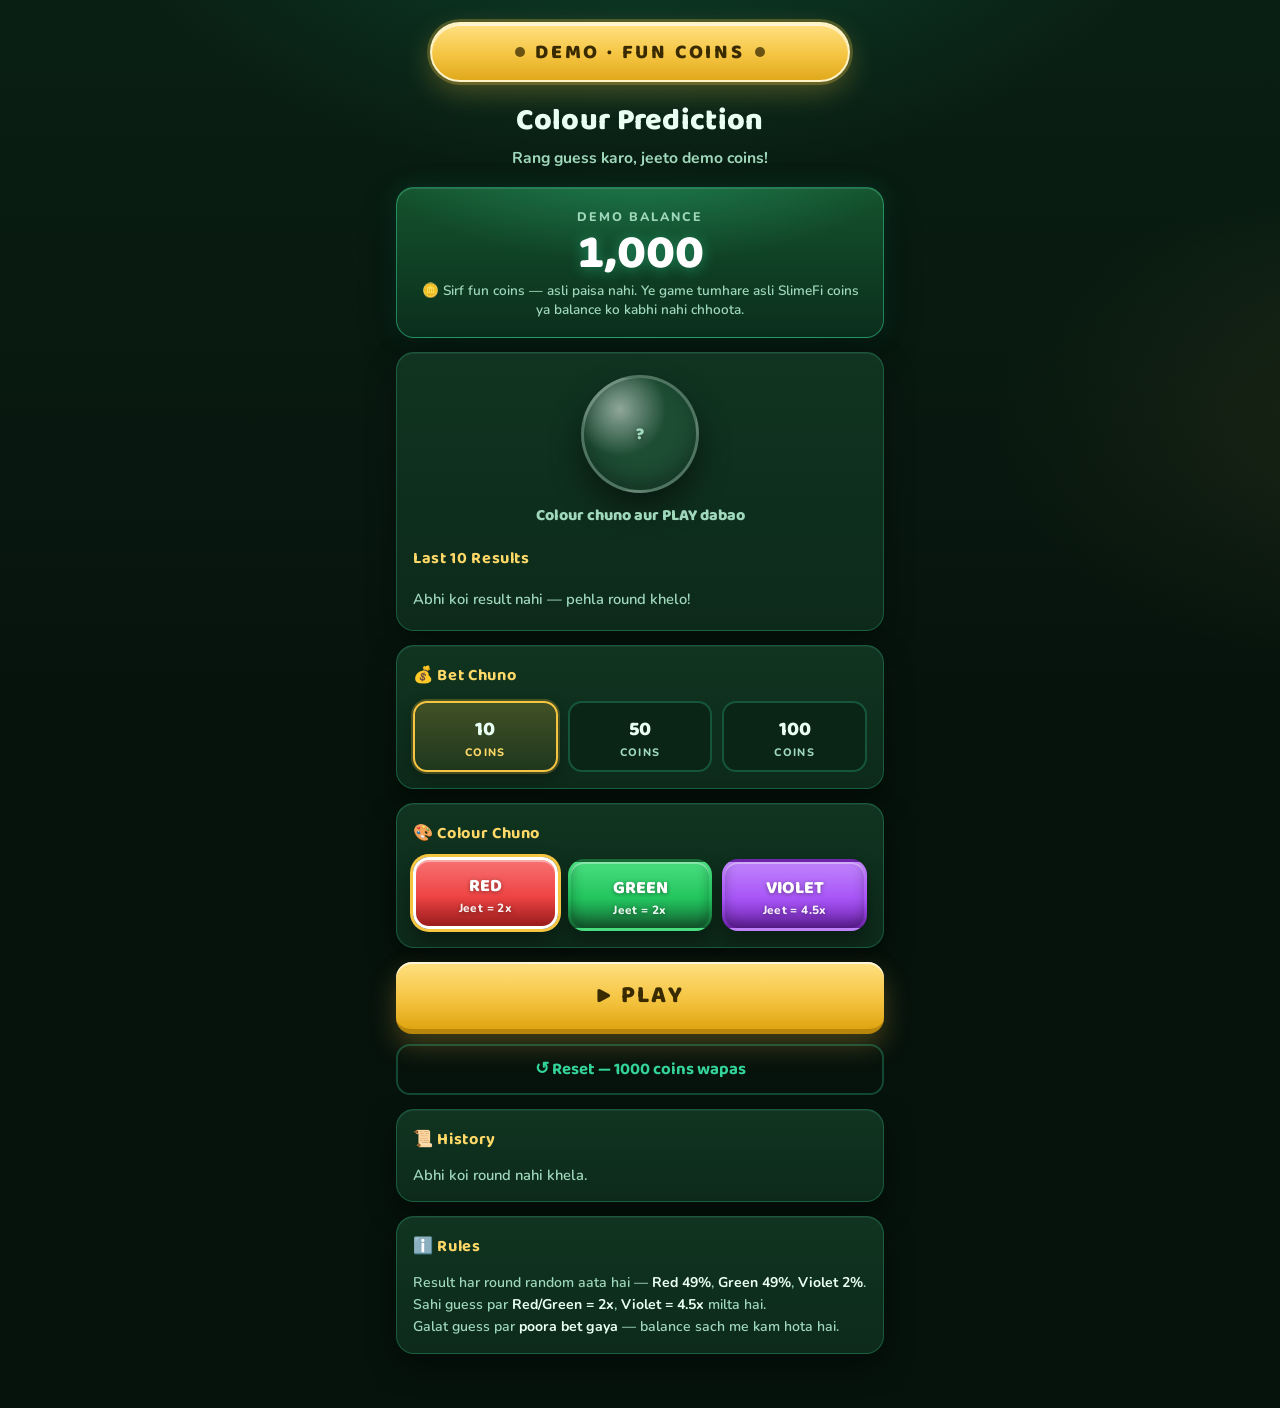
<file: static/colour.html>
<!doctype html>
<html lang="en">
  <head>
    <meta charset="utf-8" />
    <meta name="viewport" content="width=device-width, initial-scale=1, viewport-fit=cover" />
    <meta name="color-scheme" content="dark" />
    <link rel="icon" href="data:," />
    <title>Colour Prediction — SlimeFi Fun Game</title>
    <link rel="preconnect" href="https://fonts.googleapis.com" />
    <link rel="preconnect" href="https://fonts.gstatic.com" crossorigin />
    <link href="https://fonts.googleapis.com/css2?family=Baloo+2:wght@500;600;700;800&family=Nunito:wght@500;600;700;800&display=swap" rel="stylesheet" />
    <style>
      :root {
        color-scheme: dark;
        --bg: #06120c;
        --bg-2: #0a1f14;
        --card: #0d2a1a;
        --card-2: #103420;
        --line: rgba(52, 211, 153, 0.28);
        --gold: #f5c542;
        --gold-2: #ffd968;
        --gold-deep: #b8860b;
        --emerald: #34d399;
        --emerald-deep: #059669;
        --text: #eafff3;
        --muted: #9fd8bb;
        --red: #ef4444;
        --red-deep: #991b1b;
        --green: #22c55e;
        --green-deep: #166534;
        --violet: #a855f7;
        --violet-deep: #6b21a8;
        --radius: 18px;
      }
      * { box-sizing: border-box; }
      html, body { margin: 0; padding: 0; }
      body {
        font-family: "Nunito", system-ui, -apple-system, "Segoe UI", sans-serif;
        background:
          radial-gradient(900px 500px at 50% -120px, rgba(16, 185, 129, 0.22), transparent 60%),
          radial-gradient(700px 420px at 110% 30%, rgba(245, 197, 66, 0.08), transparent 60%),
          linear-gradient(180deg, var(--bg-2), var(--bg) 55%);
        color: var(--text);
        min-height: 100dvh;
        -webkit-tap-highlight-color: transparent;
      }
      button { font-family: inherit; cursor: pointer; min-height: 44px; }
      button:disabled { cursor: not-allowed; opacity: 0.55; }

      .wrap {
        max-width: 520px;
        margin: 0 auto;
        padding: 18px 16px 40px;
      }

      /* ---------- Badge ---------- */
      .badge {
        display: flex;
        align-items: center;
        justify-content: center;
        gap: 10px;
        margin: 4px auto 14px;
        padding: 12px 18px;
        max-width: 420px;
        border-radius: 999px;
        background: linear-gradient(180deg, #ffe082, var(--gold) 55%, #e0a91c);
        color: #3a2a00;
        font-family: "Baloo 2", "Nunito", sans-serif;
        font-weight: 800;
        font-size: 1.25rem;
        letter-spacing: 0.14em;
        text-align: center;
        border: 2px solid #fff3c4;
        box-shadow: 0 0 0 3px rgba(245, 197, 66, 0.25), 0 10px 28px rgba(245, 197, 66, 0.28), inset 0 2px 0 rgba(255,255,255,0.65);
      }
      .badge .dot {
        width: 10px; height: 10px; border-radius: 50%;
        background: #3a2a00; opacity: 0.75; flex: none;
      }

      h1 {
        font-family: "Baloo 2", "Nunito", sans-serif;
        font-size: 1.9rem;
        font-weight: 800;
        text-align: center;
        margin: 0 0 2px;
        letter-spacing: 0.01em;
      }
      .sub {
        text-align: center;
        color: var(--muted);
        font-weight: 700;
        margin: 0 0 18px;
        font-size: 0.98rem;
      }

      /* ---------- Cards ---------- */
      .card {
        background: linear-gradient(180deg, var(--card-2), var(--card));
        border: 1px solid var(--line);
        border-radius: var(--radius);
        padding: 16px;
        margin-bottom: 14px;
        box-shadow: 0 12px 30px rgba(0,0,0,0.35), inset 0 1px 0 rgba(255,255,255,0.06);
      }
      .card h2 {
        font-family: "Baloo 2", "Nunito", sans-serif;
        font-size: 1.02rem;
        font-weight: 700;
        margin: 0 0 12px;
        color: var(--gold-2);
        letter-spacing: 0.04em;
      }

      /* ---------- Balance ---------- */
      .balance-card {
        text-align: center;
        padding: 20px 16px 18px;
        background:
          radial-gradient(420px 180px at 50% -40px, rgba(52, 211, 153, 0.35), transparent 65%),
          linear-gradient(180deg, #14532d, #0b2e1c);
        border: 1px solid rgba(52, 211, 153, 0.5);
        box-shadow: 0 14px 34px rgba(0,0,0,0.4), 0 0 24px rgba(16,185,129,0.18), inset 0 1px 0 rgba(255,255,255,0.12);
      }
      .balance-label {
        color: var(--muted);
        font-weight: 800;
        letter-spacing: 0.16em;
        font-size: 0.78rem;
        text-transform: uppercase;
      }
      .balance-value {
        font-family: "Baloo 2", "Nunito", sans-serif;
        font-size: 3rem;
        font-weight: 800;
        line-height: 1.05;
        margin: 4px 0 2px;
        color: #ffffff;
        text-shadow: 0 2px 14px rgba(52, 211, 153, 0.45);
        font-variant-numeric: tabular-nums;
      }
      .balance-value.bump { animation: bump 0.35s ease; }
      @keyframes bump { 0% { transform: scale(1); } 40% { transform: scale(1.09); } 100% { transform: scale(1); } }
      .balance-note { color: var(--muted); font-size: 0.85rem; font-weight: 600; }

      /* ---------- Result stage ---------- */
      .stage {
        display: flex;
        flex-direction: column;
        align-items: center;
        gap: 10px;
        padding: 6px 0 2px;
      }
      .orb {
        width: 118px; height: 118px;
        border-radius: 50%;
        display: flex;
        align-items: center;
        justify-content: center;
        font-family: "Baloo 2", "Nunito", sans-serif;
        font-weight: 800;
        font-size: 1.35rem;
        color: #fff;
        text-shadow: 0 2px 6px rgba(0,0,0,0.45);
        background: radial-gradient(circle at 32% 28%, rgba(255,255,255,0.5), rgba(255,255,255,0) 42%), #1d4d33;
        border: 3px solid rgba(255,255,255,0.22);
        box-shadow: 0 16px 32px rgba(0,0,0,0.45), inset 0 -10px 18px rgba(0,0,0,0.3);
        transition: background 0.15s ease;
        text-align: center;
        padding: 8px;
      }
      .orb.idle { color: var(--muted); font-size: 1.05rem; }
      .orb.red    { background: radial-gradient(circle at 32% 28%, rgba(255,255,255,0.55), rgba(255,255,255,0) 42%), linear-gradient(180deg, #f87171, var(--red) 55%, var(--red-deep)); }
      .orb.green  { background: radial-gradient(circle at 32% 28%, rgba(255,255,255,0.55), rgba(255,255,255,0) 42%), linear-gradient(180deg, #4ade80, var(--green) 55%, var(--green-deep)); }
      .orb.violet { background: radial-gradient(circle at 32% 28%, rgba(255,255,255,0.55), rgba(255,255,255,0) 42%), linear-gradient(180deg, #c084fc, var(--violet) 55%, var(--violet-deep)); }
      .orb.spinning { animation: wobble 0.16s linear infinite alternate; }
      @keyframes wobble { from { transform: rotate(-4deg) scale(0.97); } to { transform: rotate(4deg) scale(1.03); } }
      .orb.pop { animation: pop 0.4s ease; }
      @keyframes pop { 0% { transform: scale(0.82); } 55% { transform: scale(1.12); } 100% { transform: scale(1); } }

      .result-msg {
        min-height: 1.6em;
        font-family: "Baloo 2", "Nunito", sans-serif;
        font-size: 1.2rem;
        font-weight: 800;
        text-align: center;
      }
      .result-msg.win { color: var(--gold-2); }
      .result-msg.lose { color: #fca5a5; }
      .result-msg.neutral { color: var(--muted); font-size: 1rem; }

      /* ---------- Last 10 dots ---------- */
      .dots {
        display: flex;
        gap: 8px;
        flex-wrap: wrap;
        min-height: 30px;
        align-items: center;
      }
      .rdot {
        width: 30px; height: 30px; border-radius: 50%; flex: none;
        border: 2px solid rgba(255,255,255,0.35);
        box-shadow: inset 0 -4px 8px rgba(0,0,0,0.35), inset 0 3px 5px rgba(255,255,255,0.35), 0 3px 8px rgba(0,0,0,0.35);
      }
      .rdot.red { background: var(--red); }
      .rdot.green { background: var(--green); }
      .rdot.violet { background: var(--violet); }
      .rdot.newest { outline: 2px solid var(--gold); outline-offset: 2px; }
      .dots-empty { color: var(--muted); font-weight: 600; font-size: 0.92rem; }

      /* ---------- Bet chips ---------- */
      .chip-row { display: flex; gap: 10px; }
      .chip {
        flex: 1;
        border-radius: 14px;
        border: 2px solid var(--line);
        background: #0a2416;
        color: var(--text);
        font-family: "Baloo 2", "Nunito", sans-serif;
        font-size: 1.25rem;
        font-weight: 800;
        padding: 10px 4px;
        transition: border-color 0.12s ease, background 0.12s ease, transform 0.08s ease;
      }
      .chip small { display: block; font-family: "Nunito", sans-serif; font-size: 0.68rem; font-weight: 800; letter-spacing: 0.12em; color: var(--muted); }
      .chip:active { transform: scale(0.97); }
      .chip.selected {
        border-color: var(--gold);
        background: linear-gradient(180deg, rgba(245,197,66,0.22), rgba(245,197,66,0.08));
        box-shadow: 0 0 0 2px rgba(245,197,66,0.25), 0 6px 16px rgba(0,0,0,0.3);
      }
      .chip.selected small { color: var(--gold-2); }
      .chip:disabled { opacity: 0.4; }

      /* ---------- Colour picks ---------- */
      .pick-row { display: flex; gap: 10px; }
      .pick {
        flex: 1;
        border-radius: 16px;
        border: 3px solid transparent;
        color: #fff;
        font-family: "Baloo 2", "Nunito", sans-serif;
        font-weight: 800;
        font-size: 1.12rem;
        padding: 12px 4px 10px;
        text-shadow: 0 1px 4px rgba(0,0,0,0.4);
        box-shadow: 0 10px 20px rgba(0,0,0,0.35), inset 0 2px 0 rgba(255,255,255,0.35), inset 0 -6px 12px rgba(0,0,0,0.25);
        transition: transform 0.08s ease, border-color 0.12s ease, box-shadow 0.12s ease;
      }
      .pick small { display: block; font-family: "Nunito", sans-serif; font-size: 0.74rem; font-weight: 800; opacity: 0.92; letter-spacing: 0.03em; }
      .pick:active { transform: scale(0.96); }
      .pick.red { background: linear-gradient(180deg, #f87171, var(--red) 55%, var(--red-deep)); }
      .pick.green { background: linear-gradient(180deg, #4ade80, var(--green) 55%, var(--green-deep)); }
      .pick.violet { background: linear-gradient(180deg, #c084fc, var(--violet) 55%, var(--violet-deep)); }
      .pick.selected {
        border-color: #fff;
        box-shadow: 0 0 0 3px var(--gold), 0 12px 24px rgba(0,0,0,0.4), inset 0 2px 0 rgba(255,255,255,0.4);
        transform: translateY(-2px);
      }

      /* ---------- Play / Reset ---------- */
      .play-btn {
        width: 100%;
        border: none;
        border-radius: 16px;
        padding: 14px;
        font-family: "Baloo 2", "Nunito", sans-serif;
        font-size: 1.5rem;
        font-weight: 800;
        letter-spacing: 0.1em;
        color: #3a2a00;
        background: linear-gradient(180deg, #ffe082, var(--gold) 55%, #dfa512);
        border-bottom: 5px solid var(--gold-deep);
        box-shadow: 0 12px 26px rgba(245,197,66,0.25), inset 0 2px 0 rgba(255,255,255,0.7);
        transition: transform 0.08s ease;
      }
      .play-btn:active { transform: translateY(2px); }
      .play-btn:disabled { filter: grayscale(0.4); }

      .reset-btn {
        width: 100%;
        margin-top: 10px;
        border-radius: 14px;
        border: 2px solid var(--line);
        background: transparent;
        color: var(--emerald);
        font-family: "Baloo 2", "Nunito", sans-serif;
        font-size: 1.05rem;
        font-weight: 700;
        padding: 10px;
      }
      .reset-btn:active { background: rgba(52,211,153,0.12); }

      /* ---------- History ---------- */
      .history-list { list-style: none; margin: 0; padding: 0; }
      .history-list li {
        display: flex;
        align-items: center;
        gap: 10px;
        padding: 9px 2px;
        border-bottom: 1px solid rgba(52,211,153,0.14);
        font-size: 0.95rem;
        font-weight: 600;
      }
      .history-list li:last-child { border-bottom: none; }
      .h-dot { width: 18px; height: 18px; border-radius: 50%; flex: none; border: 2px solid rgba(255,255,255,0.3); box-shadow: inset 0 -3px 5px rgba(0,0,0,0.35), inset 0 2px 3px rgba(255,255,255,0.35); }
      .h-dot.red { background: var(--red); }
      .h-dot.green { background: var(--green); }
      .h-dot.violet { background: var(--violet); }
      .h-text { flex: 1; min-width: 0; }
      .h-text .vs { color: var(--muted); font-size: 0.82rem; font-weight: 700; }
      .h-net { font-family: "Baloo 2", "Nunito", sans-serif; font-weight: 800; font-size: 1.05rem; font-variant-numeric: tabular-nums; white-space: nowrap; }
      .h-net.plus { color: var(--emerald); }
      .h-net.minus { color: #f87171; }
      .history-empty { color: var(--muted); font-weight: 600; font-size: 0.92rem; margin: 0; }

      .rules {
        color: var(--muted);
        font-size: 0.88rem;
        font-weight: 600;
        line-height: 1.55;
        margin: 0;
      }
      .rules b { color: var(--text); }

      .toast {
        position: fixed;
        left: 50%;
        bottom: calc(18px + env(safe-area-inset-bottom));
        transform: translateX(-50%) translateY(20px);
        background: #123524;
        border: 1px solid var(--gold);
        color: var(--gold-2);
        font-weight: 800;
        padding: 10px 18px;
        border-radius: 999px;
        opacity: 0;
        pointer-events: none;
        transition: opacity 0.2s ease, transform 0.2s ease;
        z-index: 20;
        max-width: calc(100vw - 32px);
        text-align: center;
        box-shadow: 0 10px 24px rgba(0,0,0,0.45);
      }
      .toast.show { opacity: 1; transform: translateX(-50%) translateY(0); }

      @media (prefers-reduced-motion: reduce) {
        .orb.spinning, .orb.pop, .balance-value.bump { animation: none; }
      }
    </style>
  </head>
  <body>
    <main class="wrap">
      <div class="badge" role="note"><span class="dot"></span>DEMO · FUN COINS<span class="dot"></span></div>

      <h1>Colour Prediction</h1>
      <p class="sub">Rang guess karo, jeeto demo coins!</p>

      <!-- Balance -->
      <section class="card balance-card" aria-label="Demo balance">
        <div class="balance-label">Demo Balance</div>
        <div class="balance-value" id="balanceValue">1,000</div>
        <div class="balance-note">🪙 Sirf fun coins — asli paisa nahi. Ye game tumhare asli SlimeFi coins ya balance ko kabhi nahi chhoota.</div>
      </section>

      <!-- Result stage -->
      <section class="card" aria-label="Result">
        <div class="stage">
          <div class="orb idle" id="orb">?</div>
          <div class="result-msg neutral" id="resultMsg" aria-live="polite">Colour chuno aur PLAY dabao</div>
        </div>
        <h2 style="margin-top:14px;">Last 10 Results</h2>
        <div class="dots" id="dotsRow">
          <span class="dots-empty">Abhi koi result nahi — pehla round khelo!</span>
        </div>
      </section>

      <!-- Bet -->
      <section class="card" aria-label="Bet chuno">
        <h2>💰 Bet Chuno</h2>
        <div class="chip-row" id="betRow">
          <button type="button" class="chip selected" data-bet="10">10<small>COINS</small></button>
          <button type="button" class="chip" data-bet="50">50<small>COINS</small></button>
          <button type="button" class="chip" data-bet="100">100<small>COINS</small></button>
        </div>
      </section>

      <!-- Colour pick -->
      <section class="card" aria-label="Colour chuno">
        <h2>🎨 Colour Chuno</h2>
        <div class="pick-row" id="pickRow">
          <button type="button" class="pick red selected" data-colour="red">RED<small>Jeet = 2x</small></button>
          <button type="button" class="pick green" data-colour="green">GREEN<small>Jeet = 2x</small></button>
          <button type="button" class="pick violet" data-colour="violet">VIOLET<small>Jeet = 4.5x</small></button>
        </div>
      </section>

      <button type="button" class="play-btn" id="playBtn">▶ PLAY</button>
      <button type="button" class="reset-btn" id="resetBtn">↺ Reset — 1000 coins wapas</button>

      <!-- History -->
      <section class="card" aria-label="History" style="margin-top:14px;">
        <h2>📜 History</h2>
        <p class="history-empty" id="historyEmpty">Abhi koi round nahi khela.</p>
        <ul class="history-list" id="historyList"></ul>
      </section>

      <!-- Rules -->
      <section class="card" aria-label="Rules">
        <h2>ℹ️ Rules</h2>
        <p class="rules">
          Result har round random aata hai — <b>Red 49%</b>, <b>Green 49%</b>, <b>Violet 2%</b>.<br />
          Sahi guess par <b>Red/Green = 2x</b>, <b>Violet = 4.5x</b> milta hai.<br />
          Galat guess par <b>poora bet gaya</b> — balance sach me kam hota hai.
        </p>
      </section>
    </main>

    <div class="toast" id="toast" role="status"></div>

    <script>
      (function () {
        "use strict";

        var START_BALANCE = 1000;
        var MULTIPLIERS = { red: 2, green: 2, violet: 4.5 };
        var NAMES = { red: "Red", green: "Green", violet: "Violet" };
        var COLOURS = ["red", "green", "violet"];

        var balance = START_BALANCE;
        var selectedBet = 10;
        var selectedColour = "red";
        var playing = false;
        var results = [];   // newest first, colour strings
        var history = [];   // newest first, round records

        var balanceEl = document.getElementById("balanceValue");
        var orbEl = document.getElementById("orb");
        var msgEl = document.getElementById("resultMsg");
        var dotsEl = document.getElementById("dotsRow");
        var playBtn = document.getElementById("playBtn");
        var resetBtn = document.getElementById("resetBtn");
        var historyList = document.getElementById("historyList");
        var historyEmpty = document.getElementById("historyEmpty");
        var toastEl = document.getElementById("toast");
        var toastTimer = null;

        var reduceMotion = window.matchMedia && window.matchMedia("(prefers-reduced-motion: reduce)").matches;

        function fmt(n) {
          return n.toLocaleString("en-IN");
        }

        function showToast(text) {
          toastEl.textContent = text;
          toastEl.classList.add("show");
          if (toastTimer) clearTimeout(toastTimer);
          toastTimer = setTimeout(function () { toastEl.classList.remove("show"); }, 2200);
        }

        function renderBalance(bump) {
          balanceEl.textContent = fmt(balance);
          if (bump && !reduceMotion) {
            balanceEl.classList.remove("bump");
            void balanceEl.offsetWidth;
            balanceEl.classList.add("bump");
          }
          refreshPlayState();
        }

        function refreshPlayState() {
          var chips = document.querySelectorAll("#betRow .chip");
          for (var i = 0; i < chips.length; i++) {
            var b = parseInt(chips[i].getAttribute("data-bet"), 10);
            chips[i].disabled = playing || b > balance;
          }
          playBtn.disabled = playing || balance < 10;
          playBtn.textContent = playing ? "⏳ Ruko…" : "▶ PLAY";
        }

        function drawResult() {
          var r = Math.random() * 100;
          if (r < 49) return "red";
          if (r < 98) return "green";
          return "violet";
        }

        function renderDots() {
          dotsEl.innerHTML = "";
          if (results.length === 0) {
            var s = document.createElement("span");
            s.className = "dots-empty";
            s.textContent = "Abhi koi result nahi — pehla round khelo!";
            dotsEl.appendChild(s);
            return;
          }
          var show = results.slice(0, 10);
          for (var i = 0; i < show.length; i++) {
            var d = document.createElement("span");
            d.className = "rdot " + show[i] + (i === 0 ? " newest" : "");
            d.title = NAMES[show[i]];
            d.setAttribute("aria-label", NAMES[show[i]]);
            dotsEl.appendChild(d);
          }
        }

        function renderHistory() {
          historyList.innerHTML = "";
          historyEmpty.style.display = history.length === 0 ? "" : "none";
          var show = history.slice(0, 8);
          for (var i = 0; i < show.length; i++) {
            var h = show[i];
            var li = document.createElement("li");

            var dot = document.createElement("span");
            dot.className = "h-dot " + h.result;
            li.appendChild(dot);

            var text = document.createElement("span");
            text.className = "h-text";
            var main = document.createElement("span");
            main.textContent = (h.won ? "Jeet! " : "Haar. ") + NAMES[h.result] + " aaya";
            var vs = document.createElement("span");
            vs.className = "vs";
            vs.textContent = " · tumne " + NAMES[h.pick] + " · bet " + h.bet;
            text.appendChild(main);
            text.appendChild(vs);
            li.appendChild(text);

            var net = document.createElement("span");
            net.className = "h-net " + (h.net >= 0 ? "plus" : "minus");
            net.textContent = (h.net >= 0 ? "+" : "−") + fmt(Math.abs(h.net));
            li.appendChild(net);

            historyList.appendChild(li);
          }
        }

        function setMsg(text, cls) {
          msgEl.textContent = text;
          msgEl.className = "result-msg " + cls;
        }

        function finishRound(result) {
          var bet = selectedBet;
          var pick = selectedColour;
          var won = pick === result;
          var net;
          if (won) {
            var payout = Math.round(bet * MULTIPLIERS[result]);
            balance += payout;
            net = payout - bet;
          } else {
            net = -bet;
          }

          results.unshift(result);
          history.unshift({ pick: pick, result: result, bet: bet, won: won, net: net });

          orbEl.classList.remove("spinning");
          orbEl.className = "orb " + result + (reduceMotion ? "" : " pop");
          orbEl.textContent = NAMES[result];

          if (won) {
            setMsg("🎉 Jeet gaye! +" + fmt(net) + " coins", "win");
          } else {
            setMsg("😢 Haar gaye! −" + fmt(bet) + " coins", "lose");
          }

          playing = false;
          renderBalance(true);
          renderDots();
          renderHistory();

          if (balance < 10) {
            setTimeout(function () {
              setMsg("Coins khatam! Reset karke 1000 wapas lo.", "neutral");
              showToast("Balance khatam — Reset dabao!");
            }, 500);
          }
        }

        function play() {
          if (playing) return;
          if (balance < selectedBet) {
            // Auto-pick the biggest affordable bet, or tell the player to reset.
            if (balance >= 10) {
              var affordable = balance >= 100 ? 100 : (balance >= 50 ? 50 : 10);
              selectBet(affordable);
              showToast("Balance kam hai — bet " + affordable + " kar diya");
            } else {
              showToast("Coins khatam! Reset dabao");
              setMsg("Coins khatam! Reset karke 1000 wapas lo.", "neutral");
              return;
            }
          }

          playing = true;
          balance -= selectedBet; // bet cut pehle — haar par ye wapas nahi aayega
          renderBalance(false);
          setMsg("Result aa raha hai…", "neutral");
          orbEl.className = "orb idle" + (reduceMotion ? "" : " spinning");
          orbEl.textContent = "?";

          var result = drawResult();

          if (reduceMotion) {
            finishRound(result);
            return;
          }

          // Quick colour shuffle, then settle on the real result.
          var ticks = 0;
          var shuffle = setInterval(function () {
            ticks++;
            var c = COLOURS[ticks % 3];
            orbEl.className = "orb " + c + " spinning";
            orbEl.textContent = NAMES[c];
            if (ticks >= 7) {
              clearInterval(shuffle);
              finishRound(result);
            }
          }, 85);
        }

        function selectBet(bet) {
          selectedBet = bet;
          var chips = document.querySelectorAll("#betRow .chip");
          for (var i = 0; i < chips.length; i++) {
            chips[i].classList.toggle("selected", parseInt(chips[i].getAttribute("data-bet"), 10) === bet);
          }
          refreshPlayState();
        }

        function selectColour(colour) {
          selectedColour = colour;
          var picks = document.querySelectorAll("#pickRow .pick");
          for (var i = 0; i < picks.length; i++) {
            picks[i].classList.toggle("selected", picks[i].getAttribute("data-colour") === colour);
          }
        }

        document.getElementById("betRow").addEventListener("click", function (e) {
          var btn = e.target.closest(".chip");
          if (btn && !btn.disabled) selectBet(parseInt(btn.getAttribute("data-bet"), 10));
        });

        document.getElementById("pickRow").addEventListener("click", function (e) {
          var btn = e.target.closest(".pick");
          if (btn && !playing) selectColour(btn.getAttribute("data-colour"));
        });

        playBtn.addEventListener("click", play);

        resetBtn.addEventListener("click", function () {
          if (playing) return;
          balance = START_BALANCE;
          results = [];
          history = [];
          orbEl.className = "orb idle";
          orbEl.textContent = "?";
          setMsg("Colour chuno aur PLAY dabao", "neutral");
          if (selectedBet > balance) selectBet(10);
          renderBalance(true);
          renderDots();
          renderHistory();
          showToast("Reset ho gaya — 1000 coins wapas!");
        });

        renderBalance(false);
        renderDots();
        renderHistory();
      })();
    </script>
  </body>
</html>
</file>
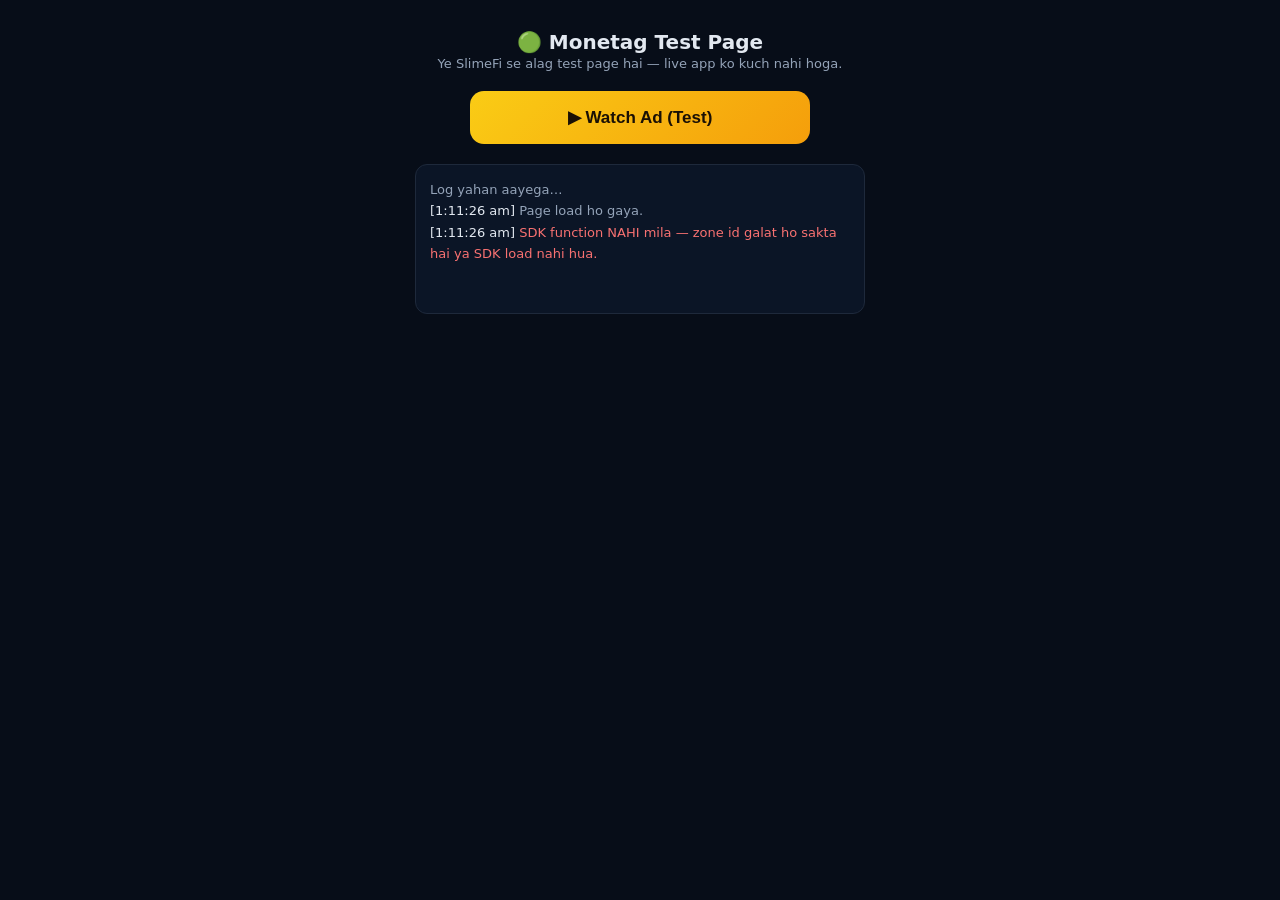
<file: static/monetag-test.html>
<!DOCTYPE html>
<html lang="en">
<head>
<meta charset="UTF-8">
<meta name="viewport" content="width=device-width, initial-scale=1.0">
<title>Monetag Test — SlimeFi (separate test page)</title>
<style>
  body{background:#070d18;color:#e2e8f0;font-family:system-ui,sans-serif;margin:0;padding:22px;text-align:center}
  h1{font-size:20px;margin:8px 0 2px} .sub{color:#94a3b8;font-size:13px;margin-bottom:20px}
  button{background:linear-gradient(135deg,#facc15,#f59e0b);color:#1a1005;border:0;border-radius:14px;
    padding:16px 30px;font-size:17px;font-weight:800;cursor:pointer;width:100%;max-width:340px}
  button:disabled{opacity:.5}
  #log{text-align:left;max-width:420px;margin:20px auto 0;background:#0b1526;border:1px solid #1e293b;
    border-radius:12px;padding:14px;font-size:13px;line-height:1.65;min-height:120px;white-space:pre-wrap}
  .ok{color:#4ade80}.err{color:#f87171}.dim{color:#94a3b8}
</style>
<!-- Monetag TMA SDK. 12248440 is replaced with the real zone id from the Monetag dashboard. -->
<script src="//libtl.com/sdk.js" data-zone="12248440" data-sdk="show_12248440"></script>
</head>
<body>
<h1>🟢 Monetag Test Page</h1>
<div class="sub">Ye SlimeFi se alag test page hai — live app ko kuch nahi hoga.</div>
<button id="btn" onclick="watchAd()">▶ Watch Ad (Test)</button>
<div id="log"><span class="dim">Log yahan aayega…</span></div>
<script>
  var ZONE = "12248440";
  var logEl = document.getElementById("log");
  function log(msg, cls) {
    var t = new Date().toLocaleTimeString("en-IN");
    logEl.innerHTML += "\n[" + t + "] " + (cls ? '<span class="' + cls + '">' + msg + "</span>" : msg);
  }
  window.addEventListener("load", function () {
    log("Page load ho gaya.", "dim");
    log(typeof window["show_" + ZONE] === "function"
      ? "SDK ready hai: show_" + ZONE + " function mil gaya." : "SDK function NAHI mila — zone id galat ho sakta hai ya SDK load nahi hua.", 
      typeof window["show_" + ZONE] === "function" ? "ok" : "err");
  });
  function watchAd() {
    var fn = window["show_" + ZONE];
    if (typeof fn !== "function") { log("SDK ready nahi hai.", "err"); return; }
    var btn = document.getElementById("btn");
    btn.disabled = true;
    log("Ad bulaya gaya… (show_" + ZONE + ")");
    var t0 = Date.now();
    fn().then(function (res) {
      var secs = Math.round((Date.now() - t0) / 1000);
      log("✅ Promise RESOLVE hua " + secs + "s me. Result: " + JSON.stringify(res || {}), "ok");
      if (res && res.reward_event_type) log("reward_event_type = " + res.reward_event_type, res.reward_event_type === "valued" ? "ok" : "err");
      btn.disabled = false;
    }).catch(function (e) {
      var secs = Math.round((Date.now() - t0) / 1000);
      log("❌ Promise REJECT hua " + secs + "s me. Error: " + (e && (e.message || JSON.stringify(e)) || e), "err");
      btn.disabled = false;
    });
    // Safety note like our AdsGram lesson: if the promise never settles, this line tells us.
    setTimeout(function () { log("⏱ 35s ho gaye (agar upar koi result nahi aaya to promise atak gaya hai).", "dim"); }, 35000);
  }
</script>
</body>
</html>
</file>
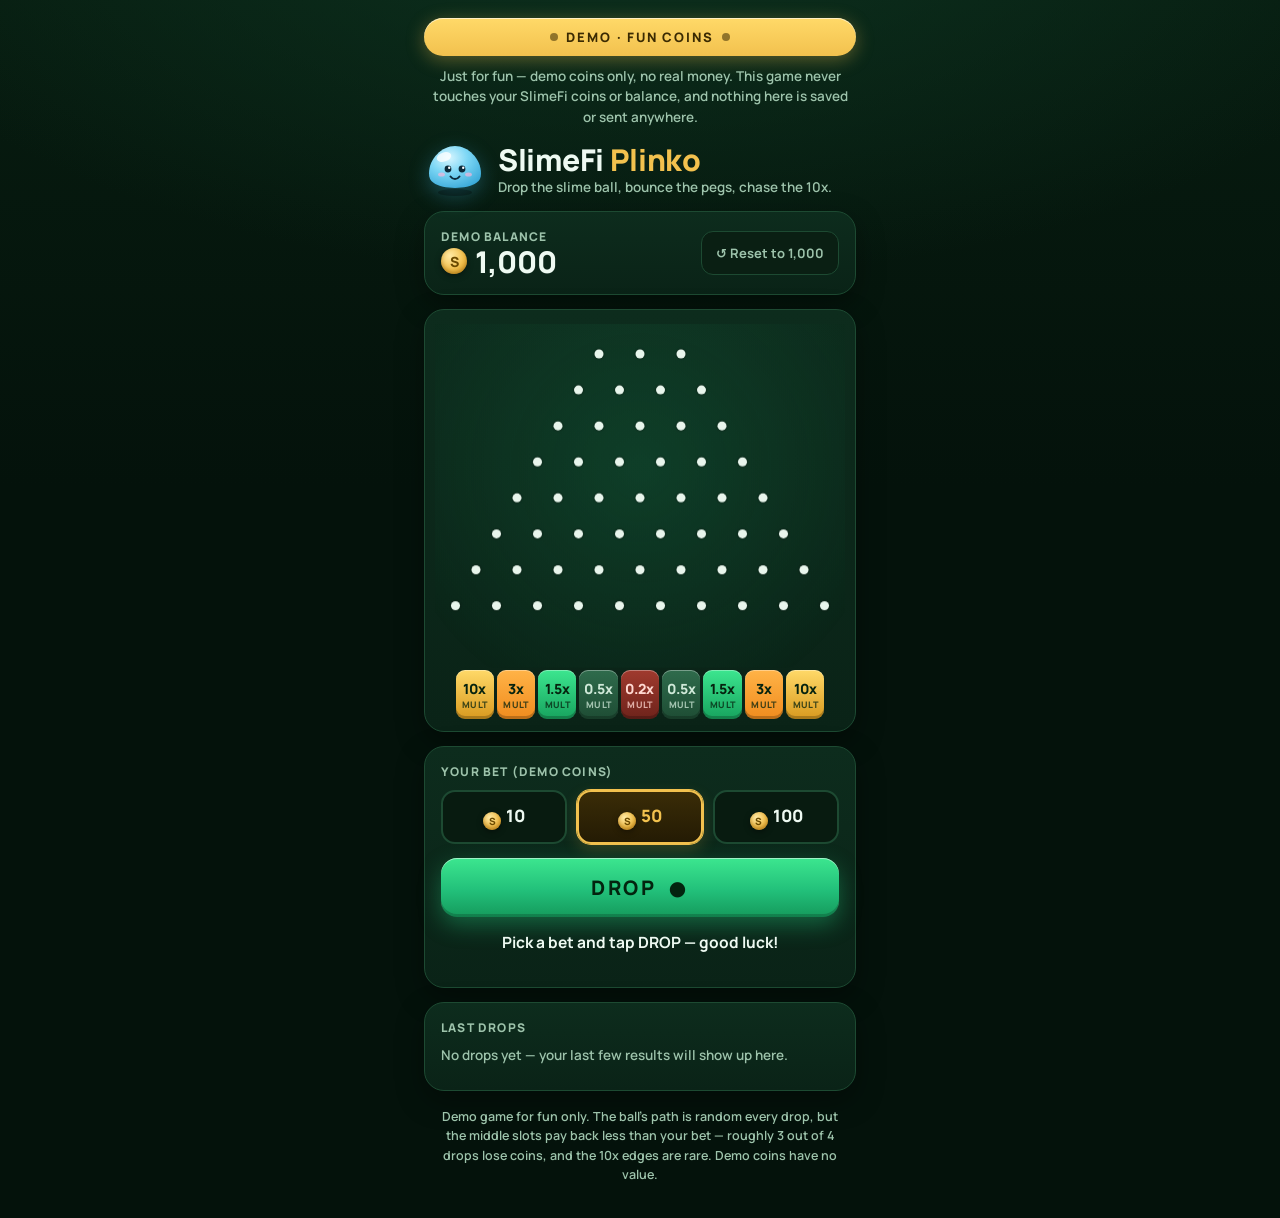
<file: static/plinko.html>
<!doctype html>
<html lang="en">
  <head>
    <meta charset="utf-8" />
    <meta name="viewport" content="width=device-width, initial-scale=1, viewport-fit=cover" />
    <meta name="color-scheme" content="dark" />
    <link rel="icon" href="data:," />
    <title>Plinko — SlimeFi Fun Game</title>
    <link rel="preconnect" href="https://fonts.googleapis.com" />
    <link rel="preconnect" href="https://fonts.gstatic.com" crossorigin />
    <link href="https://fonts.googleapis.com/css2?family=Manrope:wght@500;600;700;800&display=swap" rel="stylesheet" />
    <style>
      :root {
        --bg: #04120b;
        --bg-2: #071c10;
        --card: #0a2317;
        --card-2: #0d2c1d;
        --line: #1d4a32;
        --emerald: #22c07a;
        --emerald-bright: #3ce68f;
        --emerald-dim: #14532d;
        --gold: #f2c14e;
        --gold-deep: #d99a1f;
        --slime: #7dd7f5;
        --slime-deep: #38a8d8;
        --text: #eefaf2;
        --muted: #9dc3ab;
        --danger: #ff8a7a;
      }
      * { box-sizing: border-box; }
      html, body { margin: 0; padding: 0; }
      body {
        font-family: "Manrope", system-ui, -apple-system, "Segoe UI", sans-serif;
        background:
          radial-gradient(120% 60% at 50% -10%, #0d3320 0%, transparent 55%),
          linear-gradient(180deg, var(--bg-2), var(--bg) 40%);
        color: var(--text);
        min-height: 100dvh;
        -webkit-tap-highlight-color: transparent;
      }
      .wrap {
        max-width: 460px;
        margin: 0 auto;
        padding: 18px 14px 34px;
      }

      /* ---------- Header ---------- */
      .demo-badge {
        display: flex;
        align-items: center;
        justify-content: center;
        gap: 8px;
        background: linear-gradient(180deg, #ffd968, var(--gold));
        color: #3a2a02;
        font-weight: 800;
        letter-spacing: 0.14em;
        font-size: 13px;
        padding: 10px 14px;
        border-radius: 999px;
        box-shadow: 0 4px 18px rgba(242, 193, 78, 0.35), inset 0 1px 0 rgba(255,255,255,0.6);
        text-align: center;
      }
      .demo-badge .dot { width: 8px; height: 8px; border-radius: 50%; background: #3a2a02; opacity: 0.55; flex: none; }
      .fun-line {
        text-align: center;
        color: var(--muted);
        font-size: 13.5px;
        line-height: 1.5;
        margin: 10px 6px 0;
        font-weight: 600;
      }
      .title-row {
        display: flex;
        align-items: center;
        gap: 12px;
        margin-top: 16px;
      }
      .slime { flex: none; filter: drop-shadow(0 6px 10px rgba(56, 168, 216, 0.35)); }
      h1 {
        margin: 0;
        font-size: 30px;
        font-weight: 800;
        letter-spacing: -0.01em;
        line-height: 1.05;
      }
      h1 .gold { color: var(--gold); }
      .subtitle { margin: 3px 0 0; color: var(--muted); font-size: 13.5px; font-weight: 600; }

      /* ---------- Cards ---------- */
      .card {
        background: linear-gradient(180deg, var(--card-2), var(--card));
        border: 1px solid var(--line);
        border-radius: 20px;
        padding: 16px;
        margin-top: 14px;
        box-shadow: 0 10px 28px rgba(0,0,0,0.35);
      }

      /* ---------- Balance ---------- */
      .balance-card {
        display: flex;
        align-items: center;
        justify-content: space-between;
        gap: 12px;
      }
      .balance-label { font-size: 12px; font-weight: 800; letter-spacing: 0.1em; color: var(--muted); text-transform: uppercase; }
      .balance-value {
        font-size: 30px;
        font-weight: 800;
        line-height: 1.1;
        display: flex;
        align-items: center;
        gap: 8px;
      }
      .coin {
        width: 26px; height: 26px; border-radius: 50%;
        background: radial-gradient(circle at 35% 30%, #ffe9a3, var(--gold) 55%, var(--gold-deep));
        box-shadow: inset 0 -2px 4px rgba(120, 72, 0, 0.45), 0 2px 6px rgba(0,0,0,0.4);
        display: inline-flex; align-items: center; justify-content: center;
        color: #6b4a00; font-size: 14px; font-weight: 800; flex: none;
      }
      .balance-value.bump { animation: bump 0.45s ease; }
      @keyframes bump { 0% { transform: scale(1); } 35% { transform: scale(1.12); color: var(--gold); } 100% { transform: scale(1); } }
      .reset-btn {
        flex: none;
        border: 1px solid var(--line);
        background: #0a1f13;
        color: var(--muted);
        font-family: inherit;
        font-weight: 700;
        font-size: 13px;
        padding: 10px 14px;
        min-height: 44px;
        border-radius: 12px;
        cursor: pointer;
      }
      .reset-btn:active { background: #123524; color: var(--text); }

      /* ---------- Board ---------- */
      .board-card { padding: 14px 10px 12px; }
      .board-wrap { position: relative; width: 100%; }
      canvas#board { display: block; width: 100%; }
      canvas#fx {
        position: absolute; inset: 0; width: 100%; height: 100%;
        pointer-events: none;
      }
      .slots {
        display: flex;
        width: 90%;
        margin: 2px auto 0;
        gap: 3px;
      }
      .slot {
        flex: 1;
        text-align: center;
        font-weight: 800;
        font-size: clamp(11px, 3.4vw, 14px);
        padding: 9px 0 8px;
        border-radius: 9px;
        color: #06230f;
        transition: transform 0.15s ease, box-shadow 0.15s ease;
        box-shadow: inset 0 -3px 0 rgba(0,0,0,0.22), inset 0 1px 0 rgba(255,255,255,0.35);
      }
      .slot small { display: block; font-size: 9px; font-weight: 800; letter-spacing: 0.04em; opacity: 0.75; }
      .slot[data-tier="jackpot"] { background: linear-gradient(180deg, #ffd968, var(--gold-deep)); }
      .slot[data-tier="big"]     { background: linear-gradient(180deg, #ffb347, #f08c1e); }
      .slot[data-tier="mid"]     { background: linear-gradient(180deg, #3ce68f, #17a35e); }
      .slot[data-tier="even"]    { background: linear-gradient(180deg, #57c98a, #2b8a57); color: #eafff2; }
      .slot[data-tier="low"]     { background: linear-gradient(180deg, #2f6b4c, #1e4d34); color: #cfe9d8; }
      .slot[data-tier="bust"]    { background: linear-gradient(180deg, #a03a2e, #6e231b); color: #ffd9d2; }
      .slot.hit { transform: translateY(3px) scale(1.06); box-shadow: 0 0 0 2px #fff, 0 0 22px rgba(242,193,78,0.8); z-index: 1; }

      /* ---------- Controls ---------- */
      .bet-label { font-size: 12px; font-weight: 800; letter-spacing: 0.1em; color: var(--muted); text-transform: uppercase; margin-bottom: 10px; }
      .bet-row { display: flex; gap: 10px; }
      .bet-btn {
        flex: 1;
        font-family: inherit;
        font-size: 17px;
        font-weight: 800;
        padding: 12px 0;
        min-height: 50px;
        border-radius: 14px;
        border: 2px solid var(--line);
        background: #081b10;
        color: var(--text);
        cursor: pointer;
        transition: border-color 0.12s ease, background 0.12s ease, transform 0.08s ease;
      }
      .bet-btn .coin { width: 18px; height: 18px; font-size: 10px; vertical-align: -3px; margin-right: 5px; }
      .bet-btn.selected {
        border-color: var(--gold);
        background: linear-gradient(180deg, #3a2c07, #241b04);
        color: var(--gold);
        box-shadow: 0 0 0 1px var(--gold), 0 6px 16px rgba(242,193,78,0.18);
      }
      .bet-btn:active { transform: scale(0.97); }
      .bet-btn:disabled { opacity: 0.45; cursor: default; }

      .drop-btn {
        width: 100%;
        margin-top: 14px;
        font-family: inherit;
        font-size: 20px;
        font-weight: 800;
        letter-spacing: 0.12em;
        padding: 16px 0;
        min-height: 58px;
        border: none;
        border-radius: 16px;
        background: linear-gradient(180deg, var(--emerald-bright), var(--emerald) 55%, #159a5c);
        color: #03240f;
        cursor: pointer;
        box-shadow: 0 8px 22px rgba(34, 192, 122, 0.4), inset 0 1px 0 rgba(255,255,255,0.5), inset 0 -3px 0 rgba(0,0,0,0.18);
        transition: transform 0.08s ease, filter 0.12s ease;
      }
      .drop-btn:active { transform: scale(0.98); }
      .drop-btn:disabled { filter: grayscale(0.35) brightness(0.75); cursor: default; box-shadow: none; }
      .drop-btn.shake { animation: shake 0.4s ease; }
      @keyframes shake { 0%,100% { transform: translateX(0); } 25% { transform: translateX(-6px); } 75% { transform: translateX(6px); } }

      .result-line {
        margin-top: 14px;
        min-height: 24px;
        text-align: center;
        font-size: 15.5px;
        font-weight: 700;
        line-height: 1.45;
      }
      .result-line.win  { color: var(--emerald-bright); }
      .result-line.big  { color: var(--gold); }
      .result-line.loss { color: var(--muted); }
      .result-line.error { color: var(--danger); }

      /* ---------- History ---------- */
      .history-head { display: flex; align-items: baseline; justify-content: space-between; }
      .history-title { font-size: 12px; font-weight: 800; letter-spacing: 0.1em; color: var(--muted); text-transform: uppercase; }
      .history-empty { color: var(--muted); font-size: 13.5px; font-weight: 600; margin: 10px 0 2px; }
      .history-list { list-style: none; margin: 10px 0 0; padding: 0; display: flex; flex-wrap: wrap; gap: 8px; }
      .history-list li {
        font-size: 13px; font-weight: 800;
        padding: 7px 11px; border-radius: 999px;
        border: 1px solid var(--line); background: #081b10;
      }
      .history-list li.win  { color: var(--emerald-bright); border-color: var(--emerald-dim); }
      .history-list li.big  { color: var(--gold); border-color: #6b5518; }
      .history-list li.loss { color: var(--muted); }

      .foot-note {
        text-align: center; color: var(--muted);
        font-size: 12.5px; font-weight: 600; line-height: 1.55;
        margin: 16px 8px 0;
      }
      @media (prefers-reduced-motion: reduce) {
        .balance-value.bump, .drop-btn.shake { animation: none; }
      }
    </style>
  </head>
  <body>
    <main class="wrap">
      <div class="demo-badge"><span class="dot"></span>DEMO · FUN COINS<span class="dot"></span></div>
      <p class="fun-line">Just for fun — demo coins only, no real money. This game never touches your SlimeFi coins or balance, and nothing here is saved or sent anywhere.</p>

      <div class="title-row">
        <svg class="slime" width="62" height="54" viewBox="0 0 62 54" aria-hidden="true">
          <defs>
            <radialGradient id="slimeBody" cx="38%" cy="28%" r="80%">
              <stop offset="0%" stop-color="#d8f6ff" />
              <stop offset="45%" stop-color="#7dd7f5" />
              <stop offset="100%" stop-color="#38a8d8" />
            </radialGradient>
          </defs>
          <path d="M31 3c13 0 26 12.6 26 27.4 0 4.2-1.4 7.1-4.2 9.2C47.4 43.6 39.4 45 31 45s-16.4-1.4-21.8-5.4C6.4 37.5 5 34.6 5 30.4 5 15.6 18 3 31 3z" fill="url(#slimeBody)" />
          <ellipse cx="20" cy="14" rx="7.5" ry="4.6" fill="#ffffff" opacity="0.75" transform="rotate(-18 20 14)" />
          <circle cx="24" cy="26" r="3.4" fill="#0b2a3a" />
          <circle cx="38" cy="26" r="3.4" fill="#0b2a3a" />
          <circle cx="25.2" cy="24.8" r="1.2" fill="#ffffff" />
          <circle cx="39.2" cy="24.8" r="1.2" fill="#ffffff" />
          <path d="M26.5 33.5c1.4 1.8 3 2.6 4.5 2.6s3.1-.8 4.5-2.6" fill="none" stroke="#0b2a3a" stroke-width="2" stroke-linecap="round" />
          <ellipse cx="17.5" cy="31.5" rx="3.4" ry="2" fill="#ffb3d9" opacity="0.65" />
          <ellipse cx="44.5" cy="31.5" rx="3.4" ry="2" fill="#ffb3d9" opacity="0.65" />
          <ellipse cx="31" cy="49.5" rx="17" ry="3.4" fill="#000000" opacity="0.28" />
        </svg>
        <div>
          <h1>SlimeFi <span class="gold">Plinko</span></h1>
          <p class="subtitle">Drop the slime ball, bounce the pegs, chase the 10x.</p>
        </div>
      </div>

      <section class="card balance-card" aria-label="Demo balance">
        <div>
          <div class="balance-label">Demo balance</div>
          <div class="balance-value" id="balanceValue"><span class="coin">S</span><span id="balanceNum">1,000</span></div>
        </div>
        <button class="reset-btn" id="resetBtn" type="button">↺ Reset to 1,000</button>
      </section>

      <section class="card board-card" aria-label="Plinko board">
        <div class="board-wrap">
          <canvas id="board"></canvas>
          <canvas id="fx"></canvas>
        </div>
        <div class="slots" id="slots"></div>
      </section>

      <section class="card" aria-label="Controls">
        <div class="bet-label">Your bet (demo coins)</div>
        <div class="bet-row" id="betRow">
          <button class="bet-btn" type="button" data-bet="10"><span class="coin">S</span>10</button>
          <button class="bet-btn selected" type="button" data-bet="50"><span class="coin">S</span>50</button>
          <button class="bet-btn" type="button" data-bet="100"><span class="coin">S</span>100</button>
        </div>
        <button class="drop-btn" id="dropBtn" type="button">DROP&nbsp; ●</button>
        <p class="result-line" id="resultLine" aria-live="polite">Pick a bet and tap DROP — good luck!</p>
      </section>

      <section class="card" aria-label="Recent drops">
        <div class="history-head"><span class="history-title">Last drops</span></div>
        <p class="history-empty" id="historyEmpty">No drops yet — your last few results will show up here.</p>
        <ul class="history-list" id="historyList"></ul>
      </section>

      <p class="foot-note">Demo game for fun only. The ball's path is random every drop, but the middle slots pay back less than your bet — roughly 3 out of 4 drops lose coins, and the 10x edges are rare. Demo coins have no value.</p>
    </main>

    <script>
      (function () {
        "use strict";

        var ROWS = 8;
        // 9 slots for 8 rows — edges pay the most, centre the least.
        // The three middle slots (0.5x / 0.2x / 0.5x) pay back less than the
        // bet, and the weights below send 150 of every 200 drops there —
        // so about 75% of drops lose coins, and the 10x edges stay rare.
        var MULTIPLIERS = [10, 3, 1.5, 0.5, 0.2, 0.5, 1.5, 3, 10];
        var WEIGHTS = [2, 8, 15, 40, 70, 40, 15, 8, 2];
        var TIERS = ["jackpot", "big", "mid", "low", "bust", "low", "mid", "big", "jackpot"];
        var START_BALANCE = 1000;

        var balance = START_BALANCE;
        var bet = 50;
        var dropping = false;

        var board = document.getElementById("board");
        var fx = document.getElementById("fx");
        var bctx = board.getContext("2d");
        var fctx = fx.getContext("2d");
        var slotsEl = document.getElementById("slots");
        var balanceNum = document.getElementById("balanceNum");
        var balanceValue = document.getElementById("balanceValue");
        var resultLine = document.getElementById("resultLine");
        var dropBtn = document.getElementById("dropBtn");
        var resetBtn = document.getElementById("resetBtn");
        var betRow = document.getElementById("betRow");
        var historyList = document.getElementById("historyList");
        var historyEmpty = document.getElementById("historyEmpty");

        // Build slot tiles
        var slotEls = MULTIPLIERS.map(function (m, i) {
          var d = document.createElement("div");
          d.className = "slot";
          d.setAttribute("data-tier", TIERS[i]);
          d.innerHTML = formatMult(m) + "<small>MULT</small>";
          slotsEl.appendChild(d);
          return d;
        });

        function formatMult(m) {
          return (m % 1 === 0 ? m.toFixed(0) : m.toFixed(1)) + "x";
        }
        function fmt(n) {
          return n.toLocaleString("en-IN");
        }

        // ---------- Board geometry ----------
        var W = 0, H = 0, DPR = 1;
        var geo = null; // {sx, topY, rowGap, pegR, ballR, landY}

        function layout() {
          var wrapW = board.parentElement.clientWidth;
          DPR = Math.min(window.devicePixelRatio || 1, 2);
          W = wrapW;
          var sx = W / 10;
          var rowGap = Math.max(30, W * 0.088);
          var topY = 30;
          H = topY + rowGap * ROWS + 26;
          geo = {
            sx: sx,
            topY: topY,
            rowGap: rowGap,
            pegR: Math.max(3.5, W * 0.011),
            ballR: Math.max(8, W * 0.026),
            landY: topY + rowGap * ROWS + 12
          };
          [board, fx].forEach(function (c) {
            c.width = Math.round(W * DPR);
            c.height = Math.round(H * DPR);
          });
          board.style.height = H + "px";
          fx.style.height = H + "px";
          drawBoard(null);
        }

        function pegPos(row, j) {
          // row 0..7 has row+3 pegs, centred
          var count = row + 3;
          var x = W / 2 + (j - (count - 1) / 2) * geo.sx;
          var y = geo.topY + row * geo.rowGap;
          return { x: x, y: y };
        }

        function drawBoard(hitPeg) {
          bctx.setTransform(DPR, 0, 0, DPR, 0, 0);
          bctx.clearRect(0, 0, W, H);

          // soft glow behind the triangle
          var g = bctx.createRadialGradient(W / 2, H * 0.42, 10, W / 2, H * 0.42, W * 0.62);
          g.addColorStop(0, "rgba(34,192,122,0.14)");
          g.addColorStop(1, "rgba(34,192,122,0)");
          bctx.fillStyle = g;
          bctx.fillRect(0, 0, W, H);

          for (var r = 0; r < ROWS; r++) {
            for (var j = 0; j < r + 3; j++) {
              var p = pegPos(r, j);
              var isHit = hitPeg && hitPeg.row === r && hitPeg.j === j;
              bctx.beginPath();
              bctx.arc(p.x, p.y, isHit ? geo.pegR * 1.7 : geo.pegR, 0, Math.PI * 2);
              if (isHit) {
                bctx.fillStyle = "#f2c14e";
                bctx.shadowColor = "rgba(242,193,78,0.9)";
                bctx.shadowBlur = 14;
              } else {
                bctx.fillStyle = "#e8f5ec";
                bctx.shadowColor = "rgba(0,0,0,0.5)";
                bctx.shadowBlur = 3;
              }
              bctx.fill();
              bctx.shadowBlur = 0;
            }
          }
        }

        function drawBall(x, y) {
          var r = geo.ballR;
          bctx.beginPath();
          bctx.arc(x, y + r * 0.9, r * 0.95, 0, Math.PI * 2);
          bctx.fillStyle = "rgba(0,0,0,0.3)";
          bctx.fill();

          var g = bctx.createRadialGradient(x - r * 0.35, y - r * 0.4, r * 0.15, x, y, r * 1.15);
          g.addColorStop(0, "#eafaff");
          g.addColorStop(0.45, "#7dd7f5");
          g.addColorStop(1, "#2b93c4");
          bctx.beginPath();
          bctx.arc(x, y, r, 0, Math.PI * 2);
          bctx.fillStyle = g;
          bctx.fill();
          bctx.lineWidth = 1.4;
          bctx.strokeStyle = "rgba(190,240,255,0.85)";
          bctx.stroke();

          // eyes + smile so the ball reads as a little slime
          bctx.fillStyle = "#0b2a3a";
          bctx.beginPath(); bctx.arc(x - r * 0.32, y - r * 0.05, r * 0.13, 0, Math.PI * 2); bctx.fill();
          bctx.beginPath(); bctx.arc(x + r * 0.32, y - r * 0.05, r * 0.13, 0, Math.PI * 2); bctx.fill();
          bctx.beginPath();
          bctx.arc(x, y + r * 0.18, r * 0.34, 0.15 * Math.PI, 0.85 * Math.PI);
          bctx.lineWidth = 1.6;
          bctx.strokeStyle = "#0b2a3a";
          bctx.stroke();
          // glossy highlight
          bctx.beginPath();
          bctx.ellipse(x - r * 0.38, y - r * 0.52, r * 0.3, r * 0.16, -0.5, 0, Math.PI * 2);
          bctx.fillStyle = "rgba(255,255,255,0.85)";
          bctx.fill();
        }

        // ---------- Confetti / sparkles ----------
        var particles = [];
        var fxRunning = false;
        function burst(cx, cy) {
          var colors = ["#f2c14e", "#3ce68f", "#7dd7f5", "#ffffff", "#ffd968"];
          for (var i = 0; i < 70; i++) {
            var a = Math.random() * Math.PI * 2;
            var sp = 1.2 + Math.random() * 3.6;
            particles.push({
              x: cx, y: cy,
              vx: Math.cos(a) * sp,
              vy: Math.sin(a) * sp - 2.2,
              life: 1,
              decay: 0.008 + Math.random() * 0.012,
              size: 2 + Math.random() * 3.5,
              color: colors[i % colors.length],
              star: Math.random() < 0.4
            });
          }
          if (!fxRunning) { fxRunning = true; requestAnimationFrame(fxTick); }
        }
        function fxTick() {
          fctx.setTransform(DPR, 0, 0, DPR, 0, 0);
          fctx.clearRect(0, 0, W, H);
          particles = particles.filter(function (p) { return p.life > 0; });
          particles.forEach(function (p) {
            p.x += p.vx; p.y += p.vy; p.vy += 0.07; p.vx *= 0.99; p.life -= p.decay;
            fctx.globalAlpha = Math.max(p.life, 0);
            fctx.fillStyle = p.color;
            if (p.star) {
              fctx.save();
              fctx.translate(p.x, p.y);
              fctx.beginPath();
              for (var k = 0; k < 8; k++) {
                var ang = (k * Math.PI) / 4;
                var rad = k % 2 === 0 ? p.size * 1.5 : p.size * 0.55;
                fctx.lineTo(Math.cos(ang) * rad, Math.sin(ang) * rad);
              }
              fctx.closePath(); fctx.fill();
              fctx.restore();
            } else {
              fctx.beginPath();
              fctx.arc(p.x, p.y, p.size, 0, Math.PI * 2);
              fctx.fill();
            }
          });
          fctx.globalAlpha = 1;
          if (particles.length) { requestAnimationFrame(fxTick); }
          else { fxRunning = false; fctx.clearRect(0, 0, W, H); }
        }

        // ---------- Game flow ----------
        function setControlsEnabled(on) {
          dropBtn.disabled = !on;
          betRow.querySelectorAll(".bet-btn").forEach(function (b) { b.disabled = !on; });
        }

        function setResult(text, cls) {
          resultLine.textContent = text;
          resultLine.className = "result-line" + (cls ? " " + cls : "");
        }

        function updateBalance(animate) {
          balanceNum.textContent = fmt(balance);
          if (animate) {
            balanceValue.classList.remove("bump");
            void balanceValue.offsetWidth;
            balanceValue.classList.add("bump");
          }
        }

        function addHistory(mult, net) {
          historyEmpty.style.display = "none";
          var li = document.createElement("li");
          var cls = mult >= 5 ? "big" : mult >= 1 ? "win" : "loss";
          li.className = cls;
          li.textContent = formatMult(mult) + " · " + (net >= 0 ? "+" : "−") + fmt(Math.abs(net));
          historyList.insertBefore(li, historyList.firstChild);
          while (historyList.children.length > 8) {
            historyList.removeChild(historyList.lastChild);
          }
        }

        function drop() {
          if (dropping) return;
          if (balance < bet) {
            setResult("Not enough demo coins for a " + fmt(bet) + " bet — lower your bet or tap Reset to top back up to 1,000.", "error");
            dropBtn.classList.remove("shake");
            void dropBtn.offsetWidth;
            dropBtn.classList.add("shake");
            return;
          }
          dropping = true;
          setControlsEnabled(false);
          slotEls.forEach(function (s) { s.classList.remove("hit"); });
          setResult("Dropping…", "");

          balance -= bet;
          updateBalance(false);

          // Pick the landing slot by weight (middle loss slots take ~75%),
          // then build a bounce path with exactly that many rightward hops,
          // shuffled so every drop still looks like a fair bounce.
          var totalW = 0;
          for (var wi = 0; wi < WEIGHTS.length; wi++) totalW += WEIGHTS[wi];
          var roll = Math.random() * totalW;
          var slotIndex = 0;
          while (roll >= WEIGHTS[slotIndex]) { roll -= WEIGHTS[slotIndex]; slotIndex++; }
          var mult = MULTIPLIERS[slotIndex];

          var dirs = [];
          for (var i = 0; i < ROWS; i++) dirs.push(i < slotIndex);
          for (var s = dirs.length - 1; s > 0; s--) {
            var swap = Math.floor(Math.random() * (s + 1));
            var tmp = dirs[s]; dirs[s] = dirs[swap]; dirs[swap] = tmp;
          }

          // Waypoints: start above the top-centre peg, then one hop per row.
          var points = [{ x: W / 2, y: geo.topY - geo.rowGap - 6, peg: null }];
          var x = W / 2;
          var pegJ = 1; // middle peg of the top row (3 pegs: j = 0,1,2)
          for (var r = 0; r < ROWS; r++) {
            var hitJ = pegJ;
            points.push({ x: x, y: geo.topY + r * geo.rowGap - geo.ballR - geo.pegR + 2, peg: { row: r, j: hitJ } });
            x += (dirs[r] ? 1 : -1) * geo.sx / 2;
            pegJ = pegJ + (dirs[r] ? 1 : 0);
            // clamp peg index for the next row's peg count (visual flash only)
            if (pegJ > r + 3) pegJ = r + 3;
            if (pegJ < 0) pegJ = 0;
          }
          var finalX = W / 2 + (slotIndex - 4) * geo.sx;
          points.push({ x: finalX, y: geo.landY, peg: null });

          var reduceMotion = window.matchMedia("(prefers-reduced-motion: reduce)").matches;
          var segMs = reduceMotion ? 40 : 150;
          var totalMs = segMs * (points.length - 1);
          var startT = null;

          function frame(now) {
            if (!startT) startT = now;
            var t = Math.min((now - startT) / totalMs, 1);
            var segFloat = t * (points.length - 1);
            var seg = Math.min(Math.floor(segFloat), points.length - 2);
            var st = segFloat - seg;
            var a = points[seg], b = points[seg + 1];
            var px = a.x + (b.x - a.x) * st;
            // hop arc within each segment + gravity ease on the fall
            var py = a.y + (b.y - a.y) * (st * st * 0.4 + st * 0.6) - Math.sin(st * Math.PI) * 5;
            drawBoard(st < 0.35 ? b.peg : null);
            drawBall(px, py);
            if (t < 1) { requestAnimationFrame(frame); }
            else { land(slotIndex, mult, finalX); }
          }
          requestAnimationFrame(frame);
        }

        function land(slotIndex, mult, finalX) {
          var payout = Math.round(bet * mult);
          var net = payout - bet;
          balance += payout;
          updateBalance(true);
          slotEls[slotIndex].classList.add("hit");
          drawBoard(null);
          drawBall(finalX, geo.landY);

          if (mult >= 5) {
            setResult("Jackpot bounce! Ball landed on " + formatMult(mult) + " — won " + fmt(payout) + " demo coins!", "big");
            burst(finalX, geo.landY);
          } else if (mult > 1) {
            setResult("Ball landed on " + formatMult(mult) + " — won " + fmt(payout) + " demo coins.", "win");
          } else if (mult === 1) {
            setResult("Ball landed on 1x — your " + fmt(bet) + " demo coins come straight back.", "win");
          } else if (payout > 0) {
            setResult("Ball landed on " + formatMult(mult) + " — got " + fmt(payout) + " demo coins back (lost " + fmt(bet - payout) + ").", "loss");
          } else {
            setResult("Ball landed on " + formatMult(mult) + " — that drop lost " + fmt(bet) + " demo coins.", "loss");
          }
          addHistory(mult, net);
          dropping = false;
          setControlsEnabled(true);
          if (balance < 10) {
            setResult(resultLine.textContent + " Balance is empty — tap Reset to play again.", resultLine.className.replace("result-line ", ""));
          }
        }

        // ---------- Wiring ----------
        betRow.addEventListener("click", function (e) {
          var btn = e.target.closest(".bet-btn");
          if (!btn || dropping) return;
          bet = parseInt(btn.getAttribute("data-bet"), 10);
          betRow.querySelectorAll(".bet-btn").forEach(function (b) {
            b.classList.toggle("selected", b === btn);
          });
        });

        dropBtn.addEventListener("click", drop);

        resetBtn.addEventListener("click", function () {
          if (dropping) return;
          balance = START_BALANCE;
          updateBalance(true);
          historyList.innerHTML = "";
          historyEmpty.style.display = "";
          slotEls.forEach(function (s) { s.classList.remove("hit"); });
          drawBoard(null);
          setResult("Demo balance reset to 1,000. Pick a bet and tap DROP!", "");
        });

        var resizeTimer = null;
        window.addEventListener("resize", function () {
          clearTimeout(resizeTimer);
          resizeTimer = setTimeout(layout, 120);
        });

        layout();
        updateBalance(false);
      })();
    </script>
  </body>
</html>
</file>
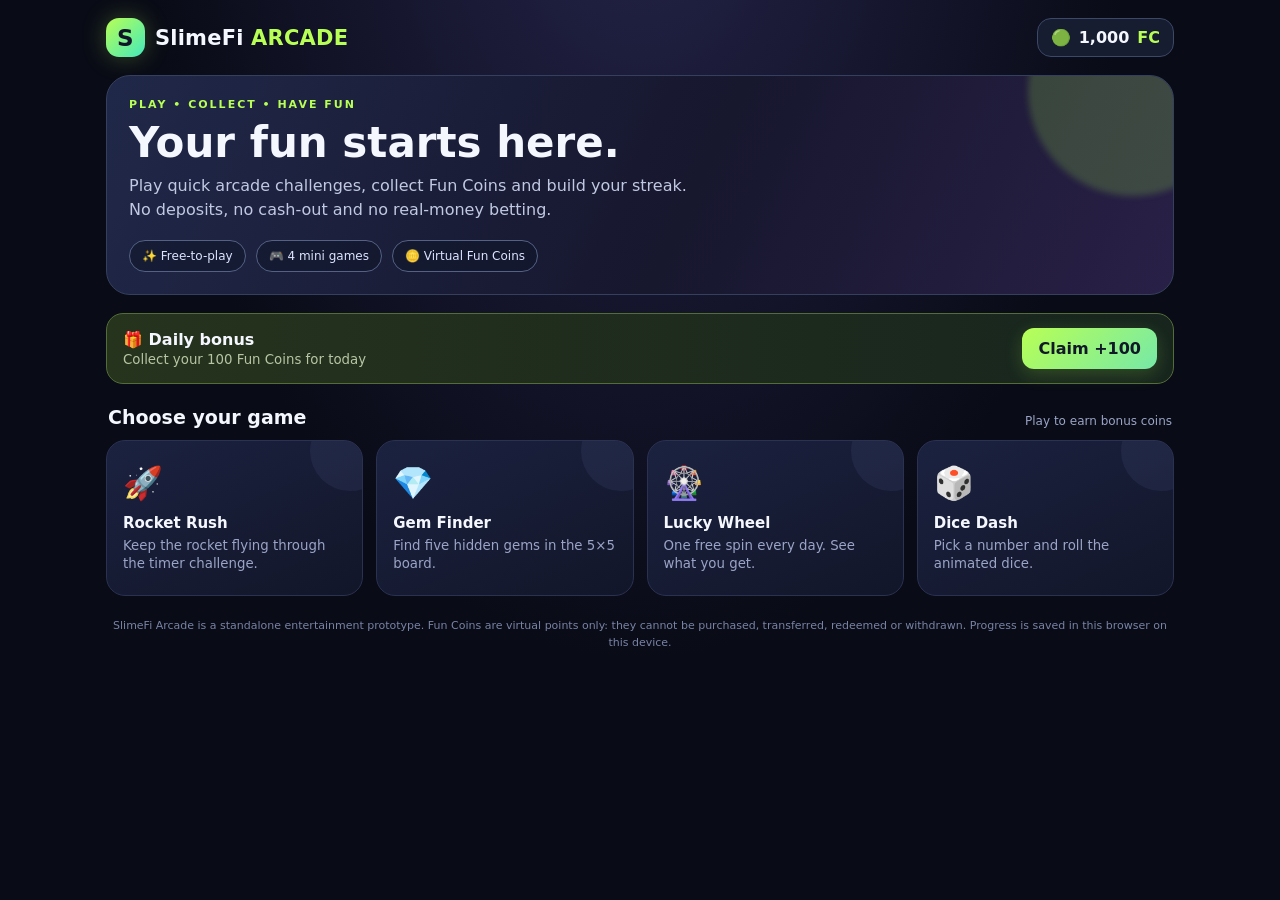
<file: static/slimefi-arcade-neon-preview-fixed.html>
<!DOCTYPE html>
<html lang="en">
<head>
<meta charset="UTF-8"><meta name="viewport" content="width=device-width,initial-scale=1,viewport-fit=cover">
<meta name="theme-color" content="#090b16">
<title>SlimeFi Arcade</title>
<style>
:root{--bg:#090b16;--panel:#13172a;--panel2:#1a2038;--line:#2a3151;--text:#f5f7ff;--muted:#9aa4c6;--lime:#b8ff55;--cyan:#52e7ff;--pink:#ff5bbd;--purple:#9a7bff}
*{box-sizing:border-box}body{margin:0;background:radial-gradient(ellipse at 50% -20%,#25244b 0,#090b16 55%);color:var(--text);font-family:Inter,system-ui,Arial,sans-serif;min-height:100vh}
button{font:inherit;cursor:pointer;border:0;color:inherit}.app{max-width:1100px;margin:auto;padding:18px 16px 40px}
.top{display:flex;align-items:center;justify-content:space-between;gap:12px;margin-bottom:18px}.brand{display:flex;align-items:center;gap:10px;font-weight:900;font-size:21px;letter-spacing:.2px}.logo{width:39px;height:39px;border-radius:13px;background:linear-gradient(135deg,var(--lime),#43e9bc);display:grid;place-items:center;color:#101528;font-size:23px;box-shadow:0 0 24px #b8ff5544}
.balance{background:#171d31;border:1px solid #3b4867;border-radius:14px;padding:9px 13px;display:flex;align-items:center;gap:8px;font-weight:800}.coin{color:var(--lime)}
.hero{border:1px solid #34405e;border-radius:24px;padding:22px;background:linear-gradient(115deg,#202849,#17172e 55%,#292047);position:relative;overflow:hidden;margin-bottom:18px}.hero:after{content:"";position:absolute;width:210px;height:210px;border-radius:50%;background:#a4ff4530;right:-65px;top:-90px;filter:blur(3px)}.eyebrow{color:var(--lime);font-size:11px;letter-spacing:2px;font-weight:900}.hero h1{font-size:clamp(26px,5vw,42px);margin:7px 0}.hero p{color:#c1c9e2;margin:0;max-width:580px;line-height:1.5}.hero-bottom{display:flex;gap:10px;align-items:center;flex-wrap:wrap;margin-top:18px}.pill{border:1px solid #536184;background:#10172b99;border-radius:99px;padding:8px 12px;font-size:12px;color:#dce4ff}
.bonus{background:linear-gradient(90deg,#26331d,#17251e);border:1px solid #536d37;border-radius:17px;padding:14px 16px;display:flex;align-items:center;justify-content:space-between;gap:12px;margin-bottom:22px}.bonus strong{display:block}.bonus small{color:#b8c5a4}.btn{padding:11px 16px;border-radius:12px;background:linear-gradient(135deg,var(--lime),#76e8a7);color:#111827;font-weight:900;box-shadow:0 5px 18px #aaff4930}.btn:disabled{opacity:.4;cursor:not-allowed;box-shadow:none}.btn.secondary{background:#28314e;color:#eaf0ff;border:1px solid #435078;box-shadow:none}.btn.pink{background:linear-gradient(135deg,#ff6fc8,#a987ff);color:#160f29}
.section-title{display:flex;align-items:end;justify-content:space-between;margin:20px 2px 12px}.section-title h2{margin:0;font-size:19px}.section-title span{font-size:12px;color:var(--muted)}
.games{display:grid;grid-template-columns:repeat(4,1fr);gap:13px}.game-card{min-height:156px;border:1px solid var(--line);border-radius:19px;padding:16px;background:linear-gradient(155deg,#1b2240,#121629);text-align:left;transition:.18s;position:relative;overflow:hidden}.game-card:hover{transform:translateY(-3px);border-color:#7284bb}.game-card .emoji{font-size:32px;display:block;margin-bottom:12px}.game-card b{display:block;font-size:15px}.game-card small{display:block;color:var(--muted);margin-top:5px;line-height:1.35}.game-card:after{content:"";position:absolute;width:80px;height:80px;border-radius:50%;right:-28px;top:-30px;background:#a1aaff12}
.play-area{margin-top:18px;border:1px solid var(--line);border-radius:22px;background:linear-gradient(150deg,#171d34,#101425);padding:18px;min-height:300px}.play-head{display:flex;align-items:center;justify-content:space-between;gap:10px;margin-bottom:14px}.play-head h2{margin:0;font-size:21px}.back{background:#28314e;border:1px solid #414e70;border-radius:10px;padding:8px 12px;color:#dfe6ff}.hidden{display:none!important}.muted{color:var(--muted)}.center{text-align:center}.big-number{font-size:clamp(42px,9vw,74px);font-weight:1000;letter-spacing:-3px;text-shadow:0 0 25px #9a7bff44}.mult{color:var(--lime)}.crash-stage{background:radial-gradient(ellipse at bottom,#26385b,#11172b 70%);border:1px solid #35476c;border-radius:18px;padding:22px 12px;margin:12px 0;position:relative;overflow:hidden}.track{height:7px;background:#303a5b;border-radius:99px;max-width:460px;margin:18px auto 0;overflow:hidden}.track i{display:block;height:100%;width:0;background:linear-gradient(90deg,var(--cyan),var(--lime));border-radius:99px;transition:width .1s}
.controls{display:flex;justify-content:center;align-items:center;gap:10px;flex-wrap:wrap;margin-top:15px}.status{min-height:22px;color:#d3ddfa;font-size:13px;margin-top:12px}
.grid{display:grid;grid-template-columns:repeat(5,minmax(42px,66px));gap:8px;justify-content:center;margin:18px auto}.tile{aspect-ratio:1;border-radius:12px;background:linear-gradient(145deg,#303d66,#202a4a);border:1px solid #50618d;font-size:22px;font-weight:900;box-shadow:inset 0 -4px 0 #11182c}.tile:disabled{opacity:1}.tile.safe{background:linear-gradient(145deg,#d8ff88,#5ecf8a);color:#10251d}.tile.bomb{background:linear-gradient(145deg,#ff8aaf,#db4778);color:#351020}
.wheel-wrap{width:min(260px,70vw);aspect-ratio:1;margin:18px auto;position:relative}.wheel{width:100%;height:100%;border-radius:50%;border:8px solid #333b60;background:conic-gradient(#b8ff55 0 45deg,#6755c8 45deg 90deg,#52e7ff 90deg 135deg,#ff5bbd 135deg 180deg,#b8ff55 180deg 225deg,#6755c8 225deg 270deg,#52e7ff 270deg 315deg,#ff5bbd 315deg);transition:transform 3s cubic-bezier(.12,.75,.15,1);box-shadow:0 0 30px #9a7bff33,inset 0 0 0 5px #151a2d}.wheel:after{content:"";position:absolute;inset:38%;background:#141a2e;border:4px solid #dbe4ff;border-radius:50%}.pointer{position:absolute;top:-8px;left:calc(50% - 12px);z-index:2;border-left:12px solid transparent;border-right:12px solid transparent;border-top:25px solid #fff;filter:drop-shadow(0 2px 4px #000)}
.dice{font-size:85px;line-height:1.2;filter:drop-shadow(0 8px 15px #0006);margin:10px}.history{margin-top:20px;border-top:1px solid var(--line);padding-top:14px}.history-list{display:flex;gap:8px;flex-wrap:wrap}.history-item{background:#202944;border:1px solid #354365;border-radius:10px;padding:7px 10px;font-size:12px;color:#d9e2ff}.footer{text-align:center;color:#7883a6;font-size:11px;margin-top:22px;line-height:1.5}
@media(max-width:720px){.games{grid-template-columns:repeat(2,1fr)}.hero{padding:19px}.bonus{align-items:flex-start}.bonus .btn{padding:10px 12px}.app{padding:14px 12px 32px}}
@media(max-width:360px){.games{gap:9px}.game-card{padding:12px;min-height:145px}.grid{gap:5px}.tile{border-radius:8px}}
</style></head>
<body><main class="app">
<header class="top"><div class="brand"><div class="logo">S</div><span>SlimeFi <span style="color:var(--lime)">ARCADE</span></span></div><div class="balance">🟢 <span id="balance">1,000</span> <span class="coin">FC</span></div></header>
<section class="hero"><div class="eyebrow">PLAY • COLLECT • HAVE FUN</div><h1>Your fun starts here.</h1><p>Play quick arcade challenges, collect Fun Coins and build your streak. No deposits, no cash-out and no real-money betting.</p><div class="hero-bottom"><span class="pill">✨ Free-to-play</span><span class="pill">🎮 4 mini games</span><span class="pill">🪙 Virtual Fun Coins</span></div></section>
<section class="bonus"><div><strong>🎁 Daily bonus</strong><small id="bonusText">Collect your 100 Fun Coins for today</small></div><button class="btn" id="dailyBtn" onclick="claimDaily()">Claim +100</button></section>
<div class="section-title"><h2>Choose your game</h2><span>Play to earn bonus coins</span></div>
<section class="games">
<button class="game-card" onclick="openGame('crash')"><span class="emoji">🚀</span><b>Rocket Rush</b><small>Keep the rocket flying through the timer challenge.</small></button>
<button class="game-card" onclick="openGame('mines')"><span class="emoji">💎</span><b>Gem Finder</b><small>Find five hidden gems in the 5×5 board.</small></button>
<button class="game-card" onclick="openGame('spin')"><span class="emoji">🎡</span><b>Lucky Wheel</b><small>One free spin every day. See what you get.</small></button>
<button class="game-card" onclick="openGame('dice')"><span class="emoji">🎲</span><b>Dice Dash</b><small>Pick a number and roll the animated dice.</small></button>
</section>
<section class="play-area hidden" id="playArea">
<div class="play-head"><h2 id="gameTitle">Game</h2><button class="back" onclick="closeGame()">← Games</button></div>
<div id="crashGame" class="hidden center"><div class="muted">ROCKET RUSH • 5 SECOND CHALLENGE</div><div class="crash-stage"><div id="rocket" style="font-size:44px">🚀</div><div class="big-number mult" id="timer">5.0</div><div class="muted">seconds remaining</div><div class="track"><i id="progress"></i></div></div><p class="muted">Tap launch, then keep the rocket in flight until the timer finishes.</p><div class="controls"><button class="btn" id="launchBtn" onclick="launchRocket()">Launch rocket</button></div><div class="status" id="crashStatus"></div></div>
<div id="minesGame" class="hidden center"><div class="muted">GEM FINDER • FIND 5 GEMS</div><p class="muted">Tap tiles to reveal gems. Avoid the friendly decoys; nothing is deducted.</p><div class="grid" id="mineGrid"></div><div class="status" id="mineStatus">Find all 5 gems to earn +25 FC.</div><button class="btn secondary" onclick="newMines()">New board</button></div>
<div id="spinGame" class="hidden center"><div class="muted">LUCKY WHEEL • DAILY FREE SPIN</div><div class="wheel-wrap"><div class="pointer"></div><div class="wheel" id="wheel"></div></div><div class="muted">Possible rewards: 10 • 20 • 30 • 50 • 100 FC</div><div class="controls"><button class="btn pink" id="spinBtn" onclick="spinWheel()">Spin free</button></div><div class="status" id="spinStatus"></div></div>
<div id="diceGame" class="hidden center"><div class="muted">DICE DASH • MATCH THE NUMBER</div><p class="muted">Choose a number. A correct match earns +15 FC.</p><div class="controls" id="diceChoices"></div><div class="dice" id="diceFace">⚄</div><div class="controls"><button class="btn" id="rollBtn" onclick="rollDice()">Roll dice</button></div><div class="status" id="diceStatus">Choose your lucky number.</div></div>
<div class="history"><b>Recent activity</b><div class="history-list" id="history"><span class="muted">Your game results will appear here.</span></div></div>
</section>
<div class="footer">SlimeFi Arcade is a standalone entertainment prototype. Fun Coins are virtual points only: they cannot be purchased, transferred, redeemed or withdrawn. Progress is saved in this browser on this device.</div>
</main>
<script>
(function(){try{localStorage.setItem('__sf_t','1');localStorage.removeItem('__sf_t');}
catch(e){var m={};var mem={getItem:function(k){return k in m?m[k]:null},setItem:function(k,v){m[k]=String(v)},removeItem:function(k){delete m[k]},clear:function(){m={}}};
try{Object.defineProperty(window,'localStorage',{value:mem,configurable:true});}catch(_){}}})();
</script>
<script>
const KEY='slimefi_arcade_neon_v1';
let data={coins:1000,daily:'',spin:'',history:[]};
try{data={...data,...JSON.parse(localStorage.getItem(KEY)||'{}')}}catch(e){}
let selectedDice=0, rolling=false, spinAngle=0, rocketTimer=null, rocketStart=0, found=0, mineLayout=[], mineDone=false;
function save(){localStorage.setItem(KEY,JSON.stringify(data));render()}
function render(){document.getElementById('balance').textContent=data.coins.toLocaleString();let claimed=data.daily===today();document.getElementById('dailyBtn').disabled=claimed;document.getElementById('dailyBtn').textContent=claimed?'Claimed ✓':'Claim +100';document.getElementById('bonusText').textContent=claimed?'Come back tomorrow for another bonus':'Collect your 100 Fun Coins for today';document.getElementById('history').innerHTML=data.history.length?data.history.slice(0,8).map(x=>`<span class="history-item">${x}</span>`).join(''):'<span class="muted">Your game results will appear here.</span>'}
function today(){return new Date().toLocaleDateString('en-CA')}
function addCoins(n,label){data.coins+=n;data.history.unshift(`${label} +${n} FC`);data.history=data.history.slice(0,12);save()}
function claimDaily(){if(data.daily===today())return;data.daily=today();addCoins(100,'Daily bonus')}
function openGame(g){closeGame(false);document.getElementById('playArea').classList.remove('hidden');let names={crash:'🚀 Rocket Rush',mines:'💎 Gem Finder',spin:'🎡 Lucky Wheel',dice:'🎲 Dice Dash'};document.getElementById('gameTitle').textContent=names[g];document.getElementById(g+'Game').classList.remove('hidden');if(g==='mines')newMines();if(g==='dice')buildDice();if(g==='spin'){let used=data.spin===today();document.getElementById('spinBtn').disabled=used;document.getElementById('spinStatus').textContent=used?'You have used today’s free spin.':'Your daily spin is ready!'}}
function closeGame(hide=true){clearInterval(rocketTimer);rocketTimer=null;['crashGame','minesGame','spinGame','diceGame'].forEach(x=>document.getElementById(x).classList.add('hidden'));if(hide)document.getElementById('playArea').classList.add('hidden')}
function launchRocket(){if(rocketTimer)return;let btn=document.getElementById('launchBtn'),status=document.getElementById('crashStatus');btn.disabled=true;status.textContent='Rocket launched! Stay in the challenge…';rocketStart=Date.now();document.getElementById('rocket').textContent='🚀';rocketTimer=setInterval(()=>{let elapsed=(Date.now()-rocketStart)/1000,remain=Math.max(0,5-elapsed);document.getElementById('timer').textContent=remain.toFixed(1);document.getElementById('progress').style.width=Math.min(100,elapsed/5*100)+'%';document.getElementById('rocket').style.transform=`translateY(${-Math.min(38,elapsed*8)}px) rotate(-8deg)`;if(remain<=0){clearInterval(rocketTimer);rocketTimer=null;btn.disabled=false;document.getElementById('timer').textContent='GO!';status.textContent='Challenge complete! +20 Fun Coins';addCoins(20,'Rocket Rush')}} ,50)}
function newMines(){found=0;mineDone=false;mineLayout=Array(25).fill(false);let indices=[];while(indices.length<5){let n=Math.floor(Math.random()*25);if(!indices.includes(n))indices.push(n)}indices.forEach(i=>mineLayout[i]=true);let grid=document.getElementById('mineGrid');grid.innerHTML='';for(let i=0;i<25;i++){let b=document.createElement('button');b.className='tile';b.textContent='?';b.onclick=()=>revealTile(i,b);grid.appendChild(b)}document.getElementById('mineStatus').textContent='Find all 5 gems to earn +25 FC.'}
function revealTile(i,b){if(mineDone||b.disabled)return;b.disabled=true;if(mineLayout[i]){b.textContent='💎';b.classList.add('safe');found++;document.getElementById('mineStatus').textContent=`${found}/5 gems found`;if(found===5){mineDone=true;document.getElementById('mineStatus').textContent='Board cleared! +25 Fun Coins';addCoins(25,'Gem Finder')}}else{b.textContent='✨';b.style.background='#33304d';b.style.color='#fff';document.getElementById('mineStatus').textContent=`Decoy! Keep looking. ${found}/5 gems found.`}}
function spinWheel(){if(data.spin===today())return;let rewards=[10,20,30,50,100],r=rewards[Math.floor(Math.random()*rewards.length)];data.spin=today();spinAngle+=1440+Math.floor(Math.random()*360);let wheel=document.getElementById('wheel'),btn=document.getElementById('spinBtn');btn.disabled=true;wheel.style.transform=`rotate(${spinAngle}deg)`;document.getElementById('spinStatus').textContent='Spinning…';setTimeout(()=>{document.getElementById('spinStatus').textContent=`You won ${r} Fun Coins!`;addCoins(r,'Lucky Wheel')},3100)}
function buildDice(){let el=document.getElementById('diceChoices');el.innerHTML='';for(let n=1;n<=6;n++){let b=document.createElement('button');b.className='btn secondary';b.textContent=n;b.onclick=()=>{selectedDice=n;[...el.children].forEach((x,i)=>x.style.outline=i+1===n?'2px solid var(--lime)':'none');document.getElementById('diceStatus').textContent=`You picked ${n}. Now roll!`};el.appendChild(b)}}
function rollDice(){if(rolling)return;if(!selectedDice){document.getElementById('diceStatus').textContent='Choose a number first.';return}rolling=true;let btn=document.getElementById('rollBtn'),face=document.getElementById('diceFace'),status=document.getElementById('diceStatus'),icons=['⚀','⚁','⚂','⚃','⚄','⚅'];btn.disabled=true;let ticks=0;let anim=setInterval(()=>{face.textContent=icons[Math.floor(Math.random()*6)];ticks++;if(ticks>13){clearInterval(anim);let result=Math.floor(Math.random()*6)+1;face.textContent=icons[result-1];if(result===selectedDice){status.textContent=`Matched ${result}! +15 Fun Coins`;addCoins(15,'Dice Dash')}else status.textContent=`Rolled ${result}. Try again!`;btn.disabled=false;rolling=false}},90)}
render();
</script></body></html>
</file>
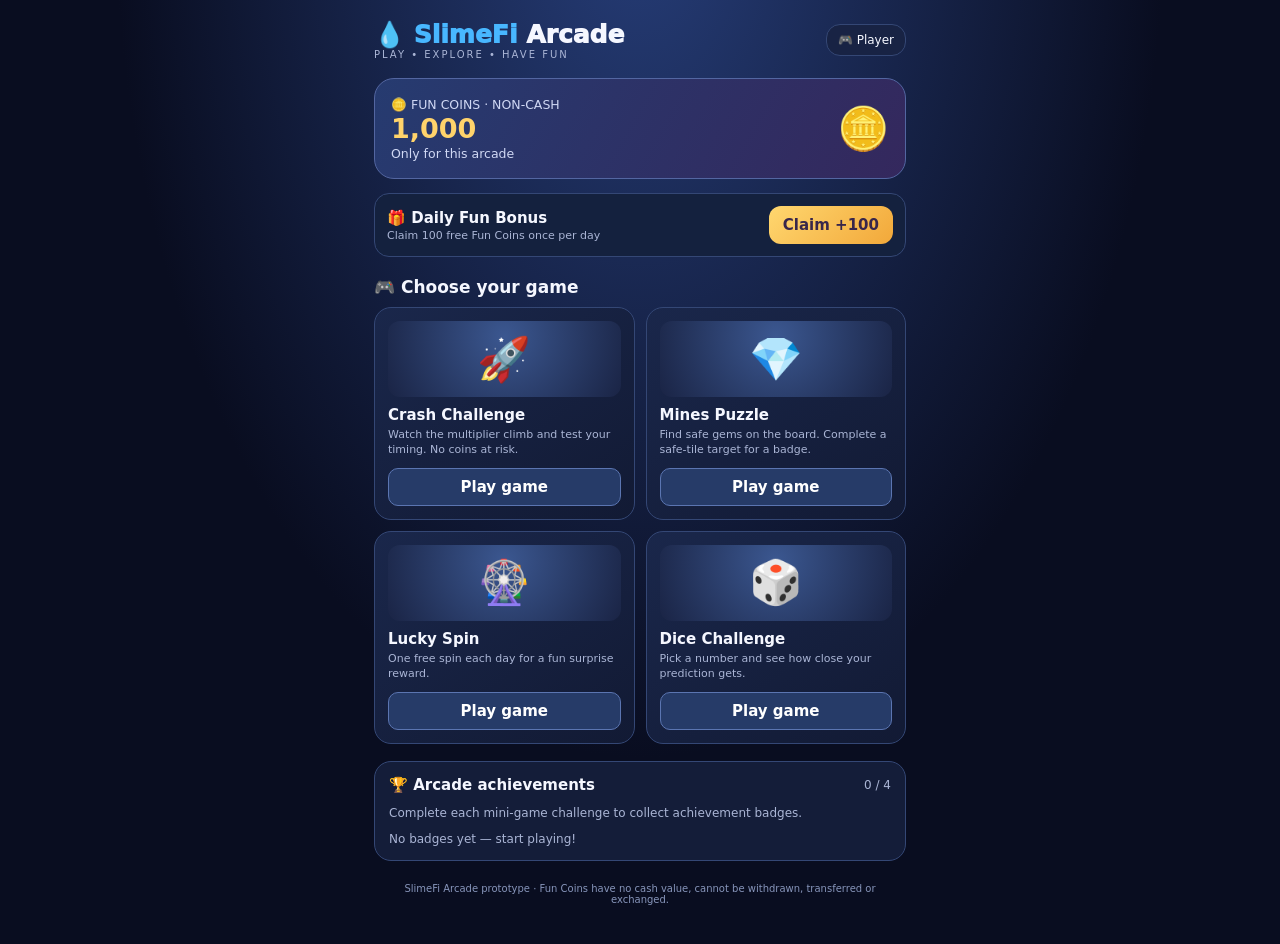
<file: static/slimefi-arcade-preview-fixed.html>
<!doctype html>
<html lang="en">
<head>
<meta charset="utf-8"><meta name="viewport" content="width=device-width,initial-scale=1,viewport-fit=cover">
<meta name="theme-color" content="#090d20"><title>SlimeFi Arcade</title>
<style>
:root{--bg:#090d20;--panel:#141d39;--panel2:#1c294d;--line:#344775;--blue:#48b7ff;--purple:#a879ff;--gold:#ffd36b;--muted:#aab5d5;--green:#54e0a1;--red:#ff7189}
*{box-sizing:border-box}body{margin:0;background:radial-gradient(ellipse at 50% -10%,#263d78 0,#090d20 58%);color:#f5f7ff;font:15px system-ui,-apple-system,Segoe UI,sans-serif}
.app{max-width:560px;min-height:100dvh;margin:auto;padding:16px 14px 34px}
header{display:flex;justify-content:space-between;align-items:center;margin:4px 0 18px}.brand{font-size:25px;font-weight:950}.brand span{color:var(--blue)}.sub{font-size:10px;letter-spacing:2px;color:var(--muted)}
.profile{background:#182344;border:1px solid var(--line);padding:8px 11px;border-radius:14px;font-size:12px}
.balance{background:linear-gradient(120deg,#263b70,#34285d);border:1px solid #5366a1;border-radius:20px;padding:16px;margin-bottom:14px;display:flex;align-items:center;justify-content:space-between;gap:12px}
.balance small{color:#d0d8f4}.balance strong{display:block;font-size:27px;color:var(--gold)}button{font:inherit;cursor:pointer}.btn{border:0;border-radius:12px;padding:10px 14px;font-weight:850;background:linear-gradient(135deg,#ffd76f,#f2a83a);color:#38264b}
.daily{display:flex;align-items:center;justify-content:space-between;gap:10px;background:#14213e;border:1px solid var(--line);border-radius:15px;padding:12px;margin-bottom:20px}.daily p{margin:2px 0 0;color:var(--muted);font-size:11px}
h2{font-size:17px;margin:0 0 10px}.games{display:grid;grid-template-columns:1fr 1fr;gap:11px}
.game{background:linear-gradient(145deg,#1a274b,#121a34);border:1px solid var(--line);border-radius:17px;padding:13px;min-height:175px;display:flex;flex-direction:column}
.art{height:76px;border-radius:12px;display:grid;place-items:center;font-size:43px;background:radial-gradient(circle at 50% 20%,#3b5790,#1a2445)}
.game h3{margin:9px 0 3px;font-size:15px}.game p{margin:0;color:var(--muted);font-size:11px;line-height:1.4;flex:1}
.open{margin-top:10px;width:100%;padding:9px;border-radius:10px;border:1px solid #5b75b1;background:#263b68;color:white;font-weight:800}
.panel{background:#141d39;border:1px solid var(--line);border-radius:17px;padding:14px;margin-top:17px}
.muted{color:var(--muted);font-size:12px}.row{display:flex;align-items:center;justify-content:space-between;gap:8px}
.screen{display:none}.screen.active{display:block}.back{background:#24365f;color:white;border:1px solid #53699e;border-radius:10px;padding:8px 12px;margin-bottom:13px}
.big{font-size:42px;text-align:center;margin:16px 0}.controls{display:flex;gap:8px;flex-wrap:wrap;justify-content:center;margin:12px 0}
.secondary{background:#26375f;color:white;border:1px solid #53699e;border-radius:10px;padding:10px 13px;font-weight:750}
.status{text-align:center;min-height:25px;color:var(--gold);font-weight:800;margin:10px 0}
.grid{display:grid;grid-template-columns:repeat(5,1fr);gap:7px;margin:15px 0}.tile{aspect-ratio:1;border:1px solid #52699e;border-radius:10px;background:linear-gradient(145deg,#304879,#1b2a4d);color:white;font-size:22px;font-weight:900}
.tile.revealed{background:#1c674f;border-color:#52d8a2}.tile.mine{background:#74334d;border-color:#ff829b}
.wheel{width:210px;height:210px;border-radius:50%;margin:18px auto;background:conic-gradient(#ffd66d 0 45deg,#7c72ee 45deg 90deg,#4fc6a0 90deg 135deg,#f17c9c 135deg 180deg,#55a9ed 180deg 225deg,#a879ff 225deg 270deg,#f0a84a 270deg 315deg,#53c7d9 315deg);border:8px solid #dce4ff;display:grid;place-items:center;box-shadow:0 0 24px #6b8cff66}
.wheel span{background:#101a34;border-radius:50%;padding:17px;font-weight:900}
footer{text-align:center;color:#8795ba;font-size:10px;margin:22px 0 5px}
@media(max-width:360px){.games{gap:8px}.game{padding:10px}.balance strong{font-size:23px}}
</style></head>
<body><div class="app">
<header><div><div class="brand">💧 <span>SlimeFi</span> Arcade</div><div class="sub">PLAY • EXPLORE • HAVE FUN</div></div><div class="profile">🎮 Player</div></header>
<div id="home" class="screen active">
 <div class="balance"><div><small>🪙 FUN COINS · NON-CASH</small><strong id="coins">1,000</strong><small>Only for this arcade</small></div><div style="font-size:42px">🪙</div></div>
 <div class="daily"><div><b>🎁 Daily Fun Bonus</b><p>Claim 100 free Fun Coins once per day</p></div><button class="btn" id="dailyBtn" onclick="dailyBonus()">Claim +100</button></div>
 <h2>🎮 Choose your game</h2>
 <div class="games">
  <div class="game"><div class="art">🚀</div><h3>Crash Challenge</h3><p>Watch the multiplier climb and test your timing. No coins at risk.</p><button class="open" onclick="show('crash')">Play game</button></div>
  <div class="game"><div class="art">💎</div><h3>Mines Puzzle</h3><p>Find safe gems on the board. Complete a safe-tile target for a badge.</p><button class="open" onclick="show('mines')">Play game</button></div>
  <div class="game"><div class="art">🎡</div><h3>Lucky Spin</h3><p>One free spin each day for a fun surprise reward.</p><button class="open" onclick="show('spin')">Play game</button></div>
  <div class="game"><div class="art">🎲</div><h3>Dice Challenge</h3><p>Pick a number and see how close your prediction gets.</p><button class="open" onclick="show('dice')">Play game</button></div>
 </div>
 <div class="panel"><div class="row"><b>🏆 Arcade achievements</b><span class="muted" id="achievementCount">0 / 4</span></div><p class="muted">Complete each mini-game challenge to collect achievement badges.</p><div id="badges" class="muted">No badges yet — start playing!</div></div>
</div>
<div id="crash" class="screen"><button class="back" onclick="show('home')">← Arcade</button><h2>🚀 Crash Challenge</h2><p class="muted">A timing and observation game. Rewards are fixed challenge bonuses; no stake or cash-out wagering.</p><div class="panel"><div class="big" id="multiplier">1.00×</div><div class="status" id="crashStatus">Press Start when ready</div><div class="controls"><button class="btn" id="crashStart" onclick="startCrash()">Start run</button><button class="secondary" id="crashStop" onclick="stopCrash()" disabled>Stop challenge</button></div><p class="muted" style="text-align:center">Complete a 5-second run to earn +20 Fun Coins. One reward per session.</p></div></div>
<div id="mines" class="screen"><button class="back" onclick="show('home')">← Arcade</button><h2>💎 Mines Puzzle</h2><p class="muted">Find 5 safe gems. Avoid the hidden decoy tiles. This puzzle never deducts coins.</p><div class="panel"><div class="row"><b>Safe gems found</b><b id="safeCount">0 / 5</b></div><div class="grid" id="mineGrid"></div><div class="status" id="mineStatus">Tap a tile to reveal it</div><div class="controls"><button class="secondary" onclick="resetMines()">New puzzle</button></div></div></div>
<div id="spin" class="screen"><button class="back" onclick="show('home')">← Arcade</button><h2>🎡 Lucky Spin</h2><div class="panel"><div class="wheel"><span>SPIN</span></div><div class="status" id="spinStatus">One free spin each day</div><div class="controls"><button class="btn" id="spinBtn" onclick="spin()">Spin for fun</button></div><p class="muted" style="text-align:center">Daily rewards: 10, 20, 30, 50 or 100 Fun Coins.</p></div></div>
<div id="dice" class="screen"><button class="back" onclick="show('home')">← Arcade</button><h2>🎲 Dice Challenge</h2><div class="panel"><p class="muted">Choose a number. Exact match earns a fixed +15 Fun Coins challenge reward. One attempt per visit.</p><div class="controls" id="diceChoices"></div><div class="big" id="diceFace">🎲</div><div class="status" id="diceStatus">Pick a number from 1 to 6</div><button class="secondary" style="display:block;margin:auto" onclick="resetDice()">Try again</button></div></div>
<footer>SlimeFi Arcade prototype · Fun Coins have no cash value, cannot be withdrawn, transferred or exchanged.</footer>
</div>
<script>
(function(){try{localStorage.setItem('__sf_t','1');localStorage.removeItem('__sf_t');}
catch(e){var m={};var mem={getItem:function(k){return k in m?m[k]:null},setItem:function(k,v){m[k]=String(v)},removeItem:function(k){delete m[k]},clear:function(){m={}}};
try{Object.defineProperty(window,'localStorage',{value:mem,configurable:true});}catch(_){}}})();
</script>
<script>
const KEY='slimefi_arcade_demo_v1';
let data=JSON.parse(localStorage.getItem(KEY)||'null')||{coins:1000,lastDaily:'',lastSpin:'',badges:[]};
function save(){localStorage.setItem(KEY,JSON.stringify(data));render()}
function render(){document.getElementById('coins').textContent=data.coins.toLocaleString();let today=new Date().toLocaleDateString();let claimed=data.lastDaily===today;let b=document.getElementById('dailyBtn');b.disabled=claimed;b.textContent=claimed?'Claimed ✓':'Claim +100';document.getElementById('achievementCount').textContent=data.badges.length+' / 4';document.getElementById('badges').textContent=data.badges.length?data.badges.map(x=>'🏅 '+x).join(' · '):'No badges yet — start playing!';let sb=document.getElementById('spinBtn');if(sb){sb.disabled=data.lastSpin===today;sb.textContent=sb.disabled?'Come back tomorrow':'Spin for fun'}}
function reward(n){data.coins+=n;save()}
function badge(s){if(!data.badges.includes(s)){data.badges.push(s);save()}}
function dailyBonus(){let t=new Date().toLocaleDateString();if(data.lastDaily===t)return;data.lastDaily=t;reward(100)}
function show(id){document.querySelectorAll('.screen').forEach(x=>x.classList.remove('active'));document.getElementById(id).classList.add('active');if(id==='mines')resetMines();if(id==='dice')resetDice();render()}
let crashTimer=null,crashSeconds=0,crashPaid=false;
function startCrash(){clearInterval(crashTimer);crashSeconds=0;crashPaid=false;document.getElementById('crashStart').disabled=true;document.getElementById('crashStop').disabled=false;document.getElementById('crashStatus').textContent='Challenge running…';crashTimer=setInterval(()=>{crashSeconds++;document.getElementById('multiplier').textContent=(1+crashSeconds*.18).toFixed(2)+'×';if(crashSeconds>=5)finishCrash()},1000)}
function finishCrash(){clearInterval(crashTimer);crashTimer=null;document.getElementById('crashStart').disabled=false;document.getElementById('crashStop').disabled=true;document.getElementById('crashStatus').textContent='Challenge complete! +20 Fun Coins';if(!crashPaid){crashPaid=true;reward(20);badge('Crash Finisher')}}
function stopCrash(){if(crashSeconds>=5)finishCrash();else{clearInterval(crashTimer);crashTimer=null;document.getElementById('crashStart').disabled=false;document.getElementById('crashStop').disabled=true;document.getElementById('crashStatus').textContent='Run ended. Try again!'}}
let mineSafe=new Set(),mineFound=0,mineDone=false;
function resetMines(){mineSafe=new Set();while(mineSafe.size<15)mineSafe.add(Math.floor(Math.random()*25));mineFound=0;mineDone=false;document.getElementById('safeCount').textContent='0 / 5';document.getElementById('mineStatus').textContent='Tap a tile to reveal it';let g=document.getElementById('mineGrid');g.innerHTML='';for(let i=0;i<25;i++){let b=document.createElement('button');b.className='tile';b.textContent='?';b.onclick=()=>reveal(b,i);g.appendChild(b)}}
function reveal(b,i){if(mineDone||b.disabled)return;b.disabled=true;if(mineSafe.has(i)){b.textContent='💎';b.classList.add('revealed');mineFound++;document.getElementById('safeCount').textContent=mineFound+' / 5';if(mineFound>=5){mineDone=true;document.getElementById('mineStatus').textContent='Puzzle solved! +25 Fun Coins';reward(25);badge('Gem Finder')}}else{b.textContent='🫧';b.classList.add('mine');document.getElementById('mineStatus').textContent='Decoy tile! Puzzle continues — no coins lost.'}}
function spin(){let t=new Date().toLocaleDateString();if(data.lastSpin===t)return;data.lastSpin=t;let vals=[10,20,30,50,100],n=vals[Math.floor(Math.random()*vals.length)];document.querySelector('.wheel').style.transform='rotate(720deg)';document.getElementById('spinStatus').textContent='You got '+n+' Fun Coins!';reward(n);badge('Lucky Spinner')}
function resetDice(){let c=document.getElementById('diceChoices');c.innerHTML='';for(let n=1;n<=6;n++){let b=document.createElement('button');b.className='secondary';b.textContent=n;b.onclick=()=>rollDice(n);c.appendChild(b)}document.getElementById('diceFace').textContent='🎲';document.getElementById('diceStatus').textContent='Pick a number from 1 to 6'}
function rollDice(n){let d=1+Math.floor(Math.random()*6);document.getElementById('diceFace').textContent=['⚀','⚁','⚂','⚃','⚄','⚅'][d-1];document.getElementById('diceStatus').textContent='You picked '+n+' · Dice: '+d+(n===d?' · Exact match! +15 Fun Coins':' · Good try!');document.querySelectorAll('#diceChoices button').forEach(b=>b.disabled=true);if(n===d){reward(15);badge('Dice Expert')}}
render();resetMines();resetDice();
</script></body></html>
</file>
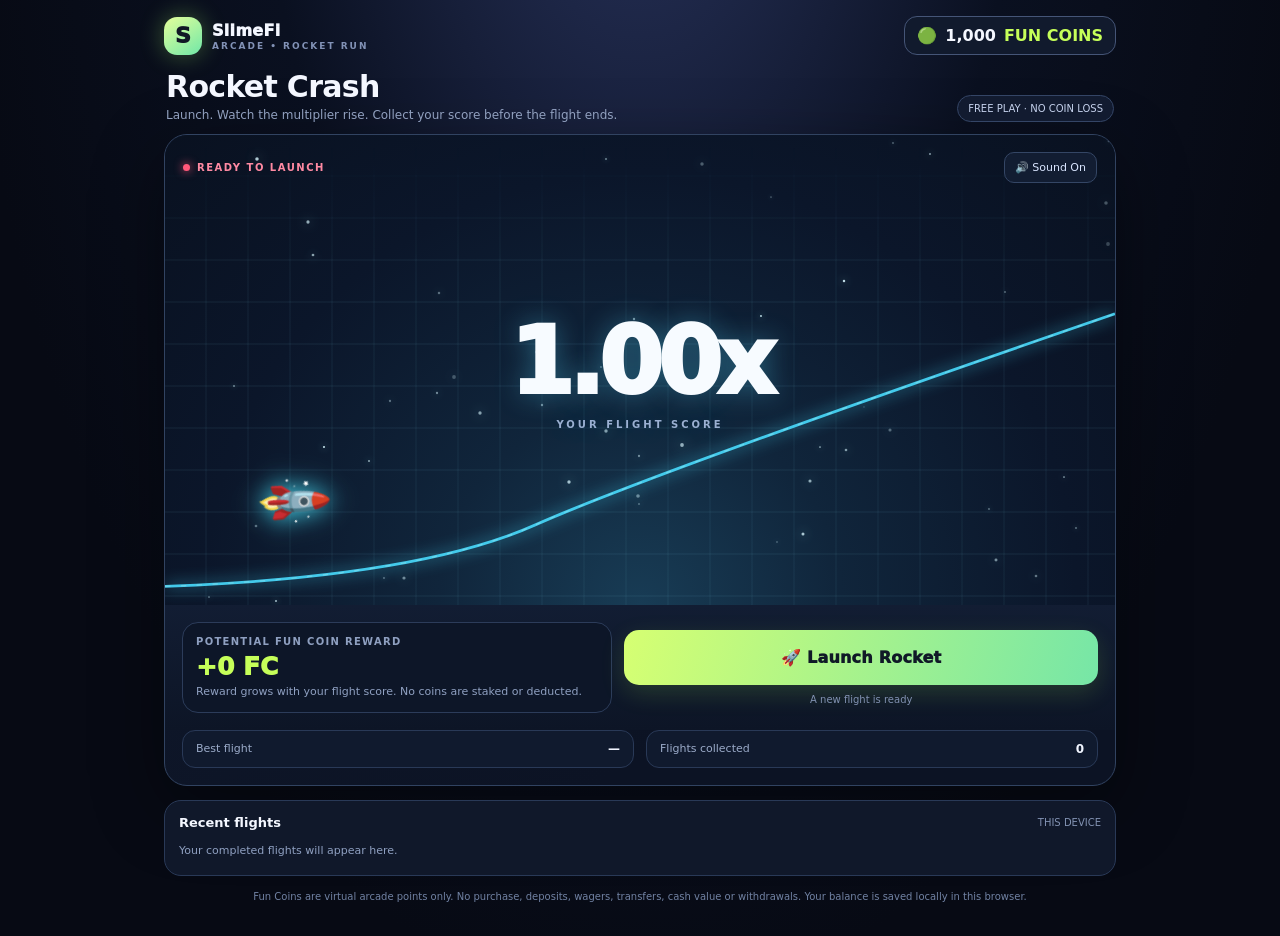
<file: static/slimefi-rocket-crash-fixed.html>
<!doctype html>
<html lang="en">
<head>
<meta charset="utf-8"><meta name="viewport" content="width=device-width,initial-scale=1,viewport-fit=cover">
<meta name="theme-color" content="#070a14">
<title>SlimeFi • Rocket Crash</title>
<style>
:root{--bg:#070a14;--panel:#10172a;--panel2:#151f36;--line:#283957;--muted:#91a0bf;--white:#f4f7ff;--lime:#c6ff59;--cyan:#50e6ff;--red:#ff5578;--gold:#ffd36a}
*{box-sizing:border-box}body{margin:0;background:radial-gradient(ellipse at 50% -25%,#29345e 0%,#0a1020 42%,var(--bg) 75%);color:var(--white);font-family:Inter,ui-sans-serif,system-ui,-apple-system,Segoe UI,Arial;min-height:100vh}
button{font:inherit;cursor:pointer}button:disabled{opacity:.45;cursor:not-allowed}
.app{max-width:980px;margin:auto;padding:16px 14px 32px}.top{display:flex;align-items:center;justify-content:space-between;gap:10px;margin-bottom:14px}
.brand{display:flex;align-items:center;gap:10px;font-weight:950;letter-spacing:.3px}.logo{width:38px;height:38px;border-radius:13px;display:grid;place-items:center;color:#101725;background:linear-gradient(145deg,#e4ff9a,#70e7a8);font-size:22px;box-shadow:0 0 24px #a6ff6b55}
.brand small{display:block;color:#8292b6;font-size:9px;letter-spacing:2px;font-weight:800;margin-top:1px}
.balance{display:flex;align-items:center;gap:8px;padding:9px 12px;border:1px solid #455577;border-radius:13px;background:#111a2d;font-weight:900;font-variant-numeric:tabular-nums}.coin{color:var(--lime)}
.headline{display:flex;justify-content:space-between;align-items:end;gap:10px;margin:12px 2px}.headline h1{font-size:clamp(22px,4vw,30px);margin:0;letter-spacing:-.7px}.headline p{margin:4px 0 0;color:var(--muted);font-size:12px}
.mode{font-size:10px;color:#c4d0eb;border:1px solid #344566;border-radius:99px;padding:7px 10px;background:#121b30;white-space:nowrap}
.game{border:1px solid #314361;background:linear-gradient(150deg,#111b30,#0c1324 75%);border-radius:23px;overflow:hidden;box-shadow:0 22px 70px #0006}
.stage{height:clamp(300px,58vw,470px);min-height:300px;position:relative;overflow:hidden;background:radial-gradient(ellipse at 50% 100%,#183c55 0%,#10253b 30%,#0b162a 65%,#091120 100%)}
.stage:before{content:"";position:absolute;inset:0;background:linear-gradient(transparent 94%,#8eeaff13 95%),linear-gradient(90deg,transparent 94%,#8eeaff10 95%);background-size:100% 42px,42px 100%;mask-image:linear-gradient(transparent,#000 30%);opacity:.6}
.stars{position:absolute;inset:0;pointer-events:none}.star{position:absolute;width:2px;height:2px;border-radius:50%;background:#d8f7ff;opacity:.7;box-shadow:0 0 7px #9ceaff}
.hud{position:absolute;top:17px;left:18px;right:18px;display:flex;justify-content:space-between;align-items:center;z-index:3}.live{font-size:10px;font-weight:900;letter-spacing:1.5px;color:#ff8aa3;display:flex;align-items:center;gap:7px}.dot{width:7px;height:7px;background:#ff587a;border-radius:50%;box-shadow:0 0 10px #ff587a;animation:pulse 1s infinite}.round{font-size:10px;color:#b4c4df;border:1px solid #3a4e6d;background:#0b1729bb;padding:7px 10px;border-radius:99px}
.multiplier{position:absolute;top:37%;left:0;right:0;text-align:center;z-index:2;font-size:clamp(48px,12vw,92px);font-weight:1000;letter-spacing:-5px;color:#f7fbff;text-shadow:0 0 28px #56dcff55;font-variant-numeric:tabular-nums;transition:color .2s}.multiplier small{display:block;font-size:10px;letter-spacing:3px;color:#9bb0d2;margin-top:3px;font-weight:800}.multiplier.hot{color:var(--lime);text-shadow:0 0 28px #c6ff5966}.multiplier.busted{color:var(--red);text-shadow:0 0 30px #ff557866}
.flight-path{position:absolute;left:0;right:0;bottom:0;height:66%;z-index:1;opacity:.9}.flight-path svg{width:100%;height:100%;overflow:visible}.path-glow{fill:none;stroke:#49ddff;stroke-width:3;filter:drop-shadow(0 0 8px #48dfff)}.path-dash{fill:none;stroke:#9ff6ff;stroke-width:1.3;stroke-dasharray:5 10;opacity:.55}
.rocket{position:absolute;z-index:4;width:68px;height:68px;left:10%;bottom:15%;display:grid;place-items:center;font-size:48px;filter:drop-shadow(0 0 13px #4be8ff);transform:rotate(42deg);transition:filter .2s}
.flame{position:absolute;left:11px;bottom:-16px;width:15px;height:29px;border-radius:50% 50% 60% 60%;background:linear-gradient(#fff4a6,#ff9d3d 48%,transparent);filter:blur(2px);opacity:0;transform:rotate(180deg)}
.rocket.flying .flame{opacity:1;animation:flame .12s infinite alternate}
.explosion{position:absolute;z-index:5;left:50%;top:52%;transform:translate(-50%,-50%) scale(.1);font-size:72px;opacity:0;pointer-events:none}.explosion.show{animation:boom .65s ease-out forwards}
.controls{padding:17px;background:linear-gradient(180deg,#121d33,#0d1526);display:grid;grid-template-columns:1fr 1.1fr;gap:12px}
.info-panel{border:1px solid #2c3c5a;border-radius:16px;padding:13px;background:#0d1628}.label{color:#8fa0c1;font-size:10px;font-weight:900;letter-spacing:1.3px;text-transform:uppercase}.reward{font-size:25px;font-weight:950;margin-top:5px;color:var(--lime);font-variant-numeric:tabular-nums}.hint{font-size:11px;color:#8fa0c1;margin-top:3px;line-height:1.4}
.action-panel{display:flex;flex-direction:column;justify-content:center;gap:9px}.main-btn{width:100%;min-height:55px;border:0;border-radius:15px;background:linear-gradient(105deg,#d6ff72,#76e6a7);color:#101927;font-weight:1000;font-size:16px;letter-spacing:.2px;box-shadow:0 8px 25px #a6ff4c26;transition:transform .15s,filter .15s}.main-btn:active{transform:scale(.98)}.main-btn.collect{background:linear-gradient(105deg,#55ecff,#8ba9ff);box-shadow:0 8px 25px #55ecff2c}.main-btn.wait{background:#273652;color:#9eacc8;box-shadow:none}
.subline{text-align:center;font-size:10px;color:#8191b1}
.bottom{display:grid;grid-template-columns:1fr 1fr;gap:12px;padding:0 17px 17px}.stat{border:1px solid #293957;border-radius:13px;background:#101a2e;padding:11px 13px;display:flex;justify-content:space-between;gap:8px;font-size:11px;color:#9babc9}.stat b{color:#f1f5ff;font-size:12px;font-variant-numeric:tabular-nums}
.history{margin-top:14px;border:1px solid #293957;border-radius:17px;background:#10182a;padding:14px}.history-head{display:flex;justify-content:space-between;align-items:center;margin-bottom:10px}.history-head b{font-size:13px}.history-head span{font-size:10px;color:#8292b2}.history-list{display:flex;gap:8px;overflow:auto;padding-bottom:2px}.history-chip{white-space:nowrap;border:1px solid #344562;background:#17243a;border-radius:10px;padding:8px 10px;font-size:11px;color:#dce8ff}.history-chip.good{border-color:#54753f;color:#d8ff9e}.history-chip.bad{border-color:#754056;color:#ff9bb0}
.footer{text-align:center;font-size:10px;color:#7182a3;line-height:1.55;margin:13px 8px 0}
.sound{border:1px solid #344665;background:#121d32;color:#d9e5ff;border-radius:10px;padding:8px 10px;font-size:11px}
@keyframes pulse{50%{opacity:.35;transform:scale(.75)}}@keyframes flame{to{transform:rotate(180deg) scaleY(.7);opacity:.7}}@keyframes boom{0%{opacity:0;transform:translate(-50%,-50%) scale(.1)}35%{opacity:1;transform:translate(-50%,-50%) scale(1.2)}100%{opacity:0;transform:translate(-50%,-50%) scale(1.8)}}
@media(max-width:560px){.app{padding:12px 10px 25px}.headline{align-items:center}.stage{height:350px}.controls{grid-template-columns:1fr 1.1fr;padding:11px;gap:8px}.info-panel{padding:10px}.reward{font-size:21px}.bottom{padding:0 11px 12px;gap:8px}.stat{padding:10px}.rocket{font-size:43px;width:58px;height:58px}.multiplier{top:36%}}
</style></head>
<body><main class="app">
<header class="top"><div class="brand"><div class="logo">S</div><div>SlimeFi<small>ARCADE • ROCKET RUN</small></div></div><div class="balance">🟢 <span id="coins">1,000</span> <span class="coin">FUN COINS</span></div></header>
<div class="headline"><div><h1>Rocket Crash</h1><p>Launch. Watch the multiplier rise. Collect your score before the flight ends.</p></div><span class="mode">FREE PLAY · NO COIN LOSS</span></div>
<section class="game">
<div class="stage" id="stage">
<div class="stars" id="stars"></div>
<div class="hud"><span class="live"><i class="dot"></i><span id="roundLabel">READY TO LAUNCH</span></span><button class="sound" id="soundBtn" onclick="toggleSound()">🔊 Sound On</button></div>
<div class="multiplier" id="multiplier">1.00x<small id="multiCaption">YOUR FLIGHT SCORE</small></div>
<div class="flight-path"><svg viewBox="0 0 900 330" preserveAspectRatio="none"><path id="flightPath" class="path-glow" d="M0 310 Q240 300 350 245 T900 20"/><path class="path-dash" d="M0 310 Q240 300 350 245 T900 20"/></svg></div>
<div class="rocket" id="rocket"><span class="flame"></span>🚀</div><div class="explosion" id="explosion">💥</div>
</div>
<div class="controls">
<div class="info-panel"><div class="label">Potential Fun Coin reward</div><div class="reward" id="reward">+0 FC</div><div class="hint">Reward grows with your flight score. No coins are staked or deducted.</div></div>
<div class="action-panel"><button class="main-btn" id="mainBtn" onclick="mainAction()">🚀 Launch Rocket</button><div class="subline" id="subline">A new flight is ready</div></div>
</div>
<div class="bottom"><div class="stat"><span>Best flight</span><b id="best">—</b></div><div class="stat"><span>Flights collected</span><b id="played">0</b></div></div>
</section>
<section class="history"><div class="history-head"><b>Recent flights</b><span>THIS DEVICE</span></div><div class="history-list" id="history"><span class="hint">Your completed flights will appear here.</span></div></section>
<div class="footer">Fun Coins are virtual arcade points only. No purchase, deposits, wagers, transfers, cash value or withdrawals. Your balance is saved locally in this browser.</div>
</main>
<script>
/* Safe-storage shim: in sandboxed preview frames localStorage.setItem throws
   and kills the game (its persist() has no try/catch). Fall back to memory. */
(function(){try{localStorage.setItem('__sf_t','1');localStorage.removeItem('__sf_t');}
catch(e){var m={};var mem={getItem:function(k){return k in m?m[k]:null},setItem:function(k,v){m[k]=String(v)},removeItem:function(k){delete m[k]},clear:function(){m={}}};
try{Object.defineProperty(window,'localStorage',{value:mem,configurable:true});}catch(_){}}})();
</script>
<script>
const STORE='slimefi_crash_arcade_v1';
let state={coins:1000,best:0,played:0,history:[]};
try{state={...state,...JSON.parse(localStorage.getItem(STORE)||'{}')}}catch(e){}
let phase='ready',startAt=0,crashAt=0,mult=1,raf=0,sound=true,audio=null,round=0;
const $=id=>document.getElementById(id);
function persist(){localStorage.setItem(STORE,JSON.stringify(state));render()}
function render(){ $('coins').textContent=state.coins.toLocaleString();$('best').textContent=state.best?state.best.toFixed(2)+'x':'—';$('played').textContent=state.played;$('history').innerHTML=state.history.length?state.history.slice(0,9).map(x=>`<span class="history-chip ${x.type}">${x.text}</span>`).join(''):'<span class="hint">Your completed flights will appear here.</span>'}
function setButton(text,cls=''){ $('mainBtn').textContent=text;$('mainBtn').className='main-btn '+cls}
function beep(freq=500,dur=.08,type='sine'){if(!sound)return;try{audio=audio||new(window.AudioContext||window.webkitAudioContext)();let o=audio.createOscillator(),g=audio.createGain();o.type=type;o.frequency.value=freq;g.gain.value=.035;o.connect(g);g.connect(audio.destination);o.start();g.gain.exponentialRampToValueAtTime(.001,audio.currentTime+dur);o.stop(audio.currentTime+dur)}catch(e){}}
function toggleSound(){sound=!sound;$('soundBtn').textContent=sound?'🔊 Sound On':'🔇 Sound Off';if(sound)beep(650)}
function makeStars(){let box=$('stars');for(let i=0;i<52;i++){let s=document.createElement('i');s.className='star';s.style.left=Math.random()*100+'%';s.style.top=Math.random()*100+'%';s.style.opacity=(.2+Math.random()*.7);s.style.transform=`scale(${.5+Math.random()*1.4})`;box.appendChild(s)}}
function launch(){if(phase!=='ready'&&phase!=='ended')return;phase='flying';round++;startAt=performance.now();crashAt=5.5+Math.random()*7.5;mult=1;$('roundLabel').textContent='ROCKET IN FLIGHT';$('multiCaption').textContent='FLIGHT MULTIPLIER';$('multiplier').className='multiplier hot';$('rocket').classList.add('flying');$('rocket').style.transition='none';$('explosion').classList.remove('show');$('reward').textContent='+0 FC';$('subline').textContent='Tap COLLECT before the flight ends';setButton('✓ Collect Fun Coins','collect');beep(440,.15,'triangle');tick()}
function tick(now){if(phase!=='flying')return;let t=(now-startAt)/1000;mult=Math.min(20,Math.exp(t*.105));let reward=Math.floor((mult-1)*12)+5;$('multiplier').innerHTML=mult.toFixed(2)+'x<small>FLIGHT MULTIPLIER</small>';$('reward').textContent='+'+reward+' FC';let p=Math.min(1,t/crashAt);let x=10+p*76,y=15+p*65;$('rocket').style.left=x+'%';$('rocket').style.bottom=y+'%';$('rocket').style.transform=`rotate(${42+p*12}deg) scale(${1+p*.18})`;$('flightPath').style.strokeDasharray=`${Math.max(0,p*900)} 1200`;if(t>=crashAt){endFlight();return}if(t>2.2&&Math.floor(t*3)!==Math.floor((t-.016)*3))beep(250+Math.min(500,mult*40),.025,'sine');raf=requestAnimationFrame(tick)}
function collect(){if(phase!=='flying')return;let reward=Math.floor((mult-1)*12)+5;state.coins+=reward;state.played++;state.best=Math.max(state.best,mult);state.history.unshift({type:'good',text:`✓ ${mult.toFixed(2)}x · +${reward} FC`});state.history=state.history.slice(0,12);phase='ended';cancelAnimationFrame(raf);$('rocket').classList.remove('flying');$('roundLabel').textContent='FLIGHT COLLECTED';$('multiCaption').textContent='NICE FLIGHT!';$('subline').textContent=`You collected ${reward} Fun Coins`;setButton('↻ Fly Again');beep(760,.2,'triangle');persist()}
function endFlight(){phase='ended';cancelAnimationFrame(raf);$('rocket').classList.remove('flying');$('rocket').style.opacity='0';$('explosion').classList.remove('show');void $('explosion').offsetWidth;$('explosion').classList.add('show');$('multiplier').className='multiplier busted';$('multiplier').innerHTML='FLIGHT ENDED<small>TRY ANOTHER RUN</small>';$('reward').textContent='+0 FC';$('roundLabel').textContent='FLIGHT ENDED';$('subline').textContent='No coins lost. Try to collect earlier next time.';setButton('↻ Fly Again');beep(130,.35,'sawtooth');state.played++;state.history.unshift({type:'bad',text:`✦ Ended at ${mult.toFixed(2)}x · no loss`});state.history=state.history.slice(0,12);$('rocket').style.opacity='1';persist()}
function mainAction(){if(phase==='ready'||phase==='ended'){ $('rocket').style.opacity='1';$('rocket').style.left='10%';$('rocket').style.bottom='15%';$('rocket').style.transform='rotate(42deg)';$('flightPath').style.strokeDasharray='0 1200';$('multiplier').className='multiplier';$('multiplier').innerHTML='1.00x<small>YOUR FLIGHT SCORE</small>';$('roundLabel').textContent='READY TO LAUNCH';launch()}else if(phase==='flying')collect()}
makeStars();render();
</script></body></html>
</file>
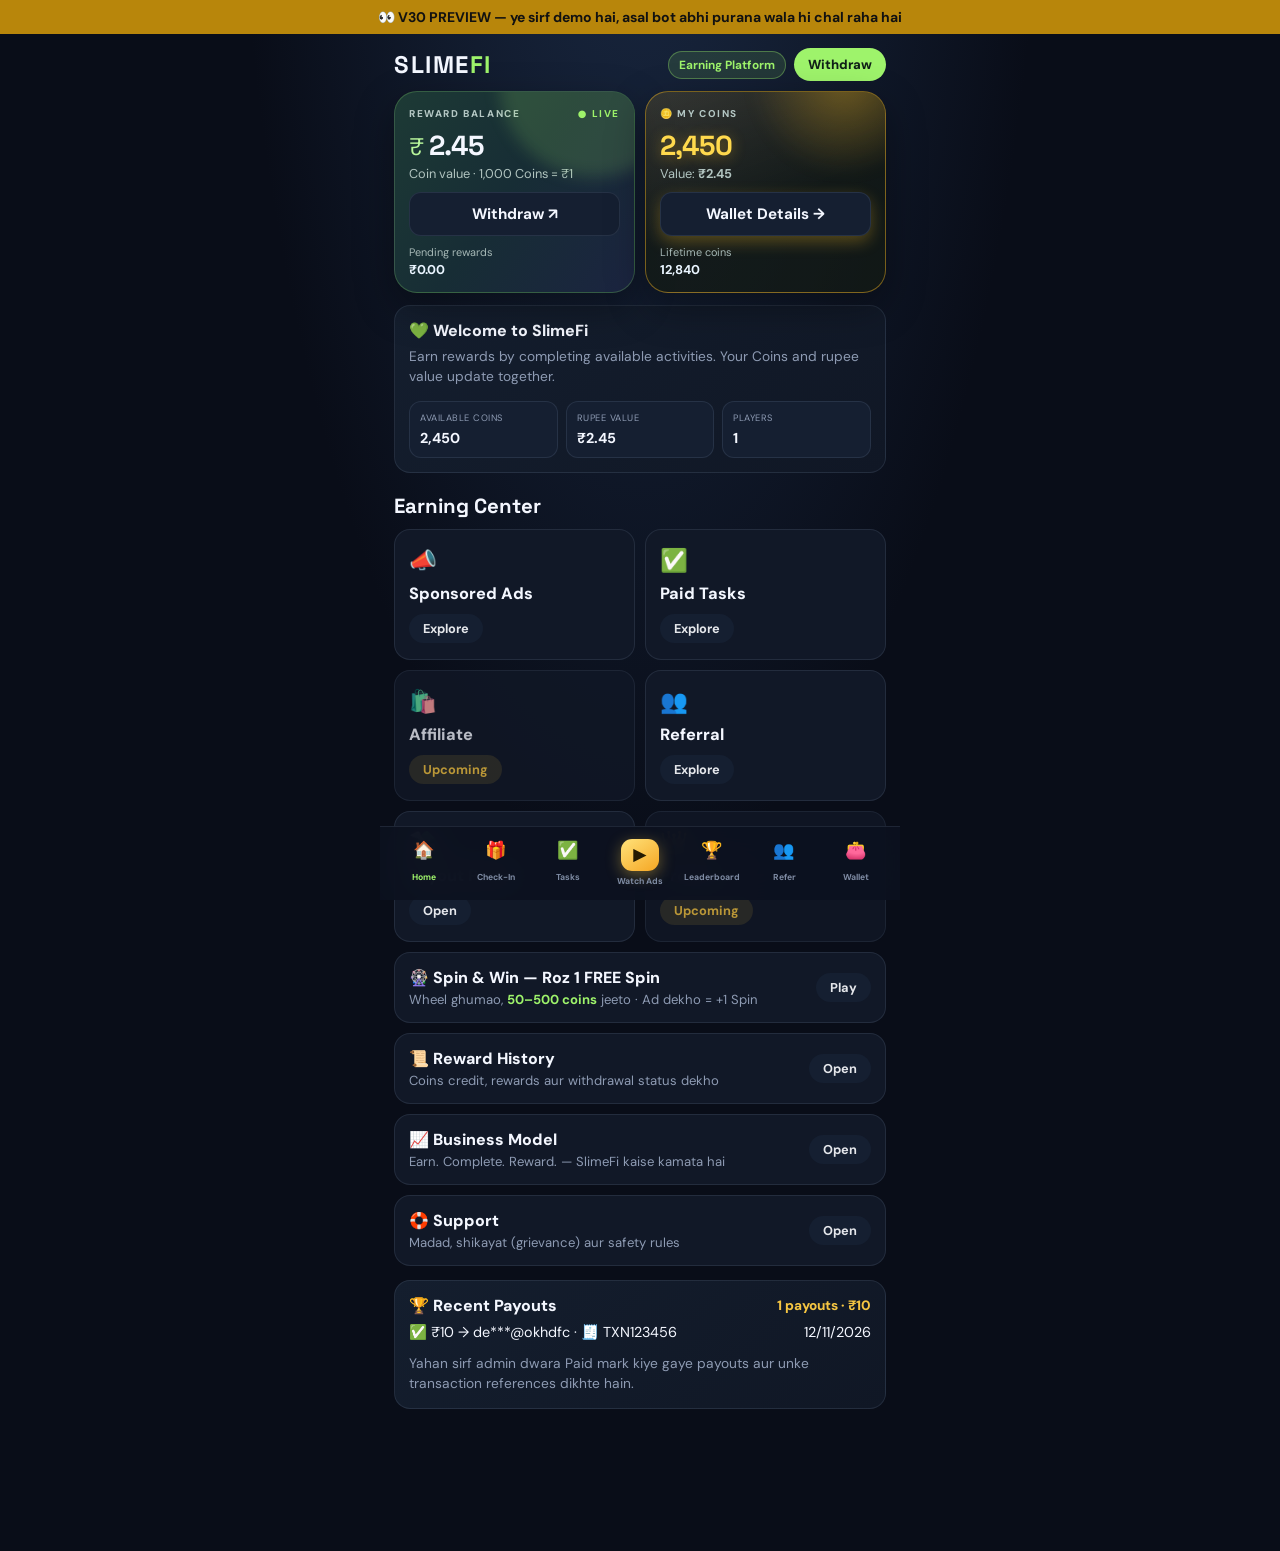
<file: static/v30-preview.html>
<!DOCTYPE html>
<html lang="en">
<head>
<meta charset="UTF-8">
<meta name="viewport" content="width=device-width, initial-scale=1.0, maximum-scale=1.0, user-scalable=no">
<title>SlimeFi — Earning Platform</title>
<script src="https://telegram.org/js/telegram-web-app.js"></script>


<script>window.SLIMEFI_ADS_BLOCK_ID = "";</script>
<link rel="preconnect" href="https://fonts.googleapis.com">
<link href="https://fonts.googleapis.com/css2?family=DM+Sans:wght@400;500;600;700;800&family=Space+Grotesk:wght@500;600;700&display=swap" rel="stylesheet">
<style>
/* ===== SlimeFi — Premium Earn Hub theme (owner's premium interface) ===== */
:root {
  --bg:#090d18; --panel:#111827; --panel2:#151f31; --line:rgba(167,186,220,.12);
  --text:#f4f7ff; --muted:#8e9bb3; --green:#9ef36b; --green-d:#22c55e;
  --purple:#a78bfa; --gold:#f5c542; --red:#f87171;
}
* { box-sizing:border-box; }
body {
  margin:0; color:var(--text); min-height:100vh; padding-bottom:104px;
  font-family:'DM Sans', system-ui, sans-serif;
  background:radial-gradient(ellipse at 50% -20%, #1b2b46 0, transparent 45%), var(--bg);
}

h2 { font-family:'Space Grotesk', sans-serif; font-size:1.15rem; margin:18px 0 10px; }
button { font-family:inherit; cursor:pointer; }
input, select {
  background:#0c1422; border:1px solid var(--line); color:var(--text);
  border-radius:10px; padding:10px 12px; font-size:.92rem; width:100%;
}
input { text-transform:uppercase; }
button:not(.nav-item):not(.chip):not(.wd-top):not(.gold-btn) {
  background:var(--panel2); color:var(--text); border:1px solid var(--line);
  border-radius:12px; padding:11px 14px; font-weight:700; font-size:.95rem; width:100%;
}
button:disabled { opacity:.45; cursor:default; }
.small-btn { width:auto !important; white-space:nowrap; }

/* views */
.view { display:none; padding:4px 14px 28px; max-width:520px; margin:0 auto; }
.view.active { display:block; animation:fade .22s ease; }
@keyframes fade { from { opacity:.4; transform:translateY(5px); } to { opacity:1; transform:none; } }

/* app header */
.app-header { display:flex; align-items:center; justify-content:space-between;
  padding:14px 14px 6px; max-width:520px; margin:0 auto; }
.app-brand { font-family:'Space Grotesk', sans-serif; font-size:1.5rem; font-weight:700; letter-spacing:1.5px; }
.app-brand span { color:var(--green); }
.app-head-right { display:flex; align-items:center; gap:8px; }
.pill-green { background:rgba(158,243,107,.12); color:var(--green); border:1px solid rgba(158,243,107,.35);
  padding:5px 10px; border-radius:999px; font-size:.74rem; font-weight:700; }
.wd-top { background:var(--green); color:#102018; border:none; font-weight:800; font-size:.82rem;
  padding:8px 14px; border-radius:999px; width:auto; }

/* premium balance card */
.balance-card { position:relative; overflow:hidden; border:1px solid rgba(140,230,108,.25);
  border-radius:23px; padding:18px 19px 15px; margin-top:8px;
  background:linear-gradient(125deg,#1d3a35,#172d35 48%,#1b2440); box-shadow:0 14px 38px rgba(0,0,0,.35); }
.balance-glow { position:absolute; width:190px; height:190px; border-radius:50%; right:-55px; top:-105px;
  background:rgba(161,242,108,.16); filter:blur(8px); }
.balance-top { display:flex; justify-content:space-between; font-size:.62rem; font-weight:800;
  letter-spacing:1.6px; color:#b4c7c4; }
.live-dot { color:var(--green); }
.balance-value { display:flex; align-items:baseline; gap:5px; margin:10px 0 4px; }
.balance-value .currency { font-size:1.5rem; color:#b8f69b; }
.balance-value strong { font-family:'Space Grotesk', sans-serif; font-size:2.35rem; letter-spacing:-1px; }
.balance-foot { display:flex; justify-content:space-between; align-items:center; font-size:.8rem; color:#b1c4c0; }
.balance-foot button { width:auto; background:var(--green); color:#102018; border:none;
  font-weight:800; padding:9px 13px; font-size:.78rem; border-radius:10px; }
.balance-stats { display:flex; gap:15px; align-items:center; border-top:1px solid rgba(255,255,255,.1);
  margin-top:16px; padding-top:13px; }
.balance-stats div { display:grid; gap:3px; }
.balance-stats small { font-size:.62rem; color:#a6b8b6; letter-spacing:.4px; }
.balance-stats b { font-size:.85rem; }
.balance-stats i { height:24px; width:1px; background:rgba(255,255,255,.13); }

/* home pieces */
.coins-strip { margin-top:10px; background:var(--panel); border:1px solid var(--line); border-radius:14px;
  padding:12px 14px; display:flex; justify-content:space-between; align-items:center; cursor:pointer; font-size:.9rem; }
.coins-strip .strip-sub { color:var(--muted); font-size:.8rem; }
.v2-h { font-size:1.28rem; font-weight:700; margin:20px 0 10px; }
.ec-grid { display:grid; grid-template-columns:1fr 1fr; gap:10px; }
.ec-card { background:var(--panel); border:1px solid var(--line); border-radius:16px; padding:16px 14px; cursor:pointer; }
.ec-card.dim { opacity:.75; cursor:default; }
.ec-ico { font-size:1.4rem; margin-bottom:8px; }
.ec-title { font-size:1.02rem; font-weight:800; margin-bottom:10px; }
.ec-btn { display:inline-block; background:var(--panel2); color:#e5e7eb; padding:6px 14px; border-radius:999px;
  font-size:.8rem; font-weight:700; }
.ec-btn.upcoming { background:rgba(245,197,66,.14); color:var(--gold); }
.wide-card { margin-top:10px; background:var(--panel); border:1px solid var(--line); border-radius:16px;
  padding:14px; display:flex; justify-content:space-between; align-items:center; cursor:pointer; }
.wide-title { font-weight:800; font-size:1rem; }
.wide-sub { color:var(--muted); font-size:.82rem; margin-top:3px; }
.stat-row { display:flex; gap:10px; }
.stat-card { flex:1; background:var(--panel); border:1px solid var(--line); border-radius:16px; padding:14px; }
.stat-card.align-left { text-align:left; }
.stat-card input { margin-top:8px; }
.stat-card button { margin-top:8px; }
.stat-ico { font-size:1.25rem; margin-bottom:6px; }
.stat-big { font-family:'Space Grotesk', sans-serif; font-size:1.7rem; font-weight:700; }
.stat-label { color:var(--muted); font-size:.82rem; margin-top:4px; }

/* generic cards (game, tasks, admin) */
.cards { display:grid; gap:10px; }
.card { background:linear-gradient(140deg,#141e2e,#101725); border:1px solid var(--line);
  border-radius:16px; padding:14px; margin-bottom:10px; }
.card-top { display:flex; justify-content:space-between; align-items:center; }
.card-title { font-weight:800; font-size:1rem; }
.card-sub { color:var(--muted); font-size:.86rem; margin-top:6px; line-height:1.45; }
.lvl { color:var(--gold); font-weight:800; font-size:.85rem; }
.cost { color:var(--green); font-weight:700; }
.note { color:var(--muted); font-size:.85rem; line-height:1.5; text-align:center; }
.wd-row { display:flex; justify-content:space-between; align-items:center; padding:7px 0;
  border-bottom:1px solid var(--line); font-size:.9rem; }
.wd-row:last-child { border-bottom:none; }
.owner-row { border-top:1px solid var(--line); padding:8px 0; }
.st-pending { color:#fbbf24; font-weight:700; }
.st-paid { color:#4ade80; font-weight:700; }
.st-rejected { color:var(--red); font-weight:700; }
.ref-row { display:flex; gap:8px; margin-top:8px; }
.ref-row input { flex:1; }
.ref-code { font-family:'Space Grotesk', sans-serif; font-size:1.5rem; letter-spacing:2px;
  color:var(--gold); margin:8px 0; }

/* golden premium ad button */
.gold-btn { width:100%; border:none; border-radius:14px; padding:15px; margin-top:12px;
  font-size:1.05rem; font-weight:800; color:#231a02; letter-spacing:.3px;
  background:linear-gradient(135deg,#ffe27a 0%,#f5c542 45%,#e8930c 100%);
  box-shadow:0 8px 26px rgba(245,197,66,.35), inset 0 1px 0 rgba(255,255,255,.55); }
.gold-btn:disabled { opacity:.5; box-shadow:none; }
.gold-btn:active { transform:scale(.99); }
.ad-card { border-color:rgba(245,197,66,.35); }

/* tasks category chips */
.cat-row { display:flex; gap:7px; overflow:auto; margin:0 0 13px; }
.chip { white-space:nowrap; border:1px solid var(--line); border-radius:20px; background:#121c2b;
  color:#aab7ca; padding:8px 14px; font-size:.8rem; font-weight:600; width:auto; }
.chip.active { background:var(--green); color:#102018; border-color:var(--green); font-weight:800; }
.cat-tag { font-size:.68rem; font-weight:800; letter-spacing:.8px; color:var(--purple);
  border:1px solid rgba(167,139,250,.35); padding:3px 8px; border-radius:999px; }

/* referral hero */
.ref-hero { position:relative; overflow:hidden; padding:20px; border:1px solid rgba(167,139,250,.3);
  border-radius:20px; margin-bottom:10px;
  background:radial-gradient(circle at 100% 0, rgba(167,139,250,.16), transparent 40%), linear-gradient(145deg,#24213f,#172035); }
.ref-hero h2 { font-size:1.8rem; line-height:1.08; margin:0; }
.ref-hero h2 em { color:#c3aaff; font-style:normal; }
.eyebrow { font-size:.62rem; letter-spacing:1.8px; font-weight:800; color:#8fa1ba; margin:0 0 8px; }
.ref-code-row { display:flex; justify-content:space-between; align-items:center; background:#0c1422;
  border:1px solid rgba(255,255,255,.1); border-radius:12px; padding:11px; margin:15px 0; }
.ref-code-row div { display:grid; gap:4px; }
.ref-code-row small { font-size:.6rem; color:#8c9bb2; letter-spacing:1px; }
.ref-code-row b { font-family:'Space Grotesk', sans-serif; font-size:1rem; letter-spacing:1px; color:#fff; }
.ref-code-row button { width:auto; border:none; border-radius:8px; background:var(--purple);
  color:#17132b; font-size:.75rem; font-weight:800; padding:8px 12px; }
.primary-btn { width:100%; border:none; border-radius:12px; padding:13px; font-size:.9rem; font-weight:800;
  color:#102018; background:linear-gradient(90deg,#b4fa7a,#7ee4a0); }

/* tasks flow */
.flow-box { background:#101216; border:1px solid var(--line); border-radius:16px; padding:14px; margin-bottom:14px; }
.flow-step { background:#1d2126; border-radius:12px; padding:13px; text-align:center; font-weight:600; font-size:.92rem; }
.flow-step.final { background:none; border:1px solid #2c333a; font-weight:900; }
.flow-arrow { text-align:center; color:#7d8590; padding:3px 0; }
.back-btn { background:none !important; border:none !important; color:var(--green) !important;
  font-weight:800; font-size:.95rem; padding:8px 0; width:auto !important; }

/* wallet */
.wallet-big { background:#1a1d20; border:1px solid var(--line); border-radius:16px; padding:16px; }
.wallet-amt { color:var(--green-d); font-family:'Space Grotesk', sans-serif; font-size:2.1rem; font-weight:700; margin:4px 0; }
.phase-badge { display:inline-block; padding:4px 10px; border-radius:999px; font-size:.74rem; font-weight:800; margin:6px 0; }
.phase-badge.p1 { background:rgba(34,197,94,.16); color:#4ade80; }
.phase-badge.p2 { background:rgba(249,115,22,.16); color:#fb923c; }
.model-head { color:var(--green-d); font-family:'Space Grotesk', sans-serif; font-size:2.1rem; font-weight:700; line-height:1.15; margin:8px 0 4px; }

/* bottom nav */
.bottom-nav { position:fixed; z-index:30; bottom:0; left:50%; transform:translateX(-50%);
  width:min(520px,100%); padding:9px 8px calc(10px + env(safe-area-inset-bottom));
  display:grid; grid-template-columns:repeat(7,1fr);
  background:rgba(12,18,31,.94); border-top:1px solid var(--line); backdrop-filter:blur(18px); }
.nav-item { border:0; background:none; color:#7f8ca4; display:grid; justify-items:center; gap:4px; padding:3px 0; width:100%; }
.nav-item span { font-size:1.08rem; line-height:1.35; }
.nav-item small { font-size:.54rem; font-weight:700; white-space:nowrap; }
.nav-item.active { color:var(--green); }
.nav-main span { width:38px; height:32px; border-radius:11px; display:grid; place-items:center; color:#231a02;
  background:linear-gradient(145deg,#ffe27a,#f5a623); box-shadow:0 4px 15px rgba(245,197,66,.4); }
.nav-main.active small { color:var(--gold); }

/* ===== village game ===== */
.topbar { display:flex; justify-content:space-between; align-items:center; padding:10px 2px; }
.brand { font-family:'Space Grotesk', sans-serif; letter-spacing:2px; color:#7dd3fc; font-weight:700; }
.resources { display:flex; gap:6px; }
.pill { display:flex; align-items:center; gap:5px; background:var(--panel2); border:1px solid var(--line);
  border-radius:999px; padding:5px 10px; font-size:.85rem; }
.pill.level { color:var(--gold); border-color:rgba(245,197,66,.4); }
.dot { width:9px; height:9px; border-radius:50%; display:inline-block; }
.dot.gold { background:#fbbf24; } .dot.wood { background:#d97706; } .dot.crys { background:#38bdf8; }
.slime-strip { display:flex; justify-content:space-between; align-items:center; gap:12px;
  background:linear-gradient(120deg,#1e2a52,#2a2350); border:1px solid var(--line);
  border-radius:16px; padding:14px; margin:8px 0 12px; }
.slime-name { color:var(--gold); font-weight:800; font-size:1.1rem; }
.slime-sub { color:var(--muted); font-size:.8rem; }
.progress-wrap { flex:1; max-width:55%; }
.progress { height:9px; background:#0c1226; border-radius:99px; overflow:hidden; border:1px solid var(--line); }
.progress #level-bar { height:100%; width:0; background:linear-gradient(90deg,#b4fa7a,#7ee4a0); transition:width .4s; }
.progress-text { font-size:.7rem; color:var(--muted); margin-top:5px; text-align:right; }
.hero { position:relative; border-radius:16px; overflow:hidden; border:1px solid var(--line);
  background:var(--panel2); min-height:130px; }
.hero img { width:100%; display:block; }
.collect-btn { position:absolute; top:10px; right:10px; width:auto !important; background:rgba(12,20,34,.85) !important; }
.pending { position:absolute; left:10px; bottom:10px; background:rgba(12,20,34,.85);
  padding:6px 10px; border-radius:9px; font-size:.8rem; }
.daily-btn { margin:12px 0 4px; background:linear-gradient(120deg,#43307a,#1d3a6e) !important; }
.banner { border-radius:16px; overflow:hidden; border:1px solid var(--line); background:var(--panel2); min-height:110px; }
.banner img { width:100%; display:block; }
.pane { display:none; }
.pane.active { display:block; }
.tabbar { position:fixed; left:50%; transform:translateX(-50%); bottom:0; width:min(520px,100%);
  display:flex; background:rgba(10,15,36,.97); border-top:1px solid var(--line);
  padding:8px 6px calc(8px + env(safe-area-inset-bottom)); z-index:30; }
.tabbar button { flex:1; background:none !important; border:none !important; color:#8fa3e0;
  font-size:.86rem; font-weight:700; padding:10px 2px; border-radius:10px; width:auto; }
.tabbar button.active { color:var(--gold) !important; background:rgba(245,197,66,.1) !important; }
#view-game { padding-bottom:96px; }

/* toast */
#toast { position:fixed; bottom:96px; left:50%; transform:translate(-50%,12px); opacity:0; pointer-events:none;
  background:#e9f7df; color:#122019; padding:10px 15px; border-radius:12px; font-size:.85rem; font-weight:700;
  z-index:50; transition:.2s; max-width:90%; text-align:center; }
#toast.show { opacity:1; transform:translate(-50%,0); }

/* ban screen */
#ban-screen { position:fixed; inset:0; z-index:99; background:#090d18; display:flex; align-items:center; justify-content:center; padding:22px; }
.ban-card { max-width:420px; text-align:center; }
.ban-emoji { font-size:3rem; margin-bottom:12px; }
.ban-text { white-space:pre-line; color:#f2f5ea; font-size:1rem; line-height:1.55; }

/* premium task cards */
.task-card { border:1px solid rgba(158,240,105,.18); background:linear-gradient(160deg, rgba(158,240,105,.06), rgba(255,255,255,.02) 48%); box-shadow:0 12px 28px rgba(0,0,0,.38); }
.task-head { display:flex; gap:11px; align-items:flex-start; }
.task-ico { font-size:1.3rem; line-height:1; padding:10px; border-radius:13px; background:rgba(255,255,255,.06); border:1px solid rgba(255,255,255,.09); }
.task-main { flex:1; min-width:0; }
.task-title { font-family:"Space Grotesk",sans-serif; font-weight:700; font-size:1.03rem; color:#f4f8ec; }
.task-reward { font-family:"Space Grotesk",sans-serif; font-weight:700; color:#141a08; background:linear-gradient(135deg,#ffe066,#f5b921); padding:5px 11px; border-radius:999px; font-size:.85rem; white-space:nowrap; box-shadow:0 4px 12px rgba(245,185,33,.35); }
.task-actions { display:flex; justify-content:flex-end; align-items:center; gap:8px; margin-top:13px; }
.btn-open { background:rgba(255,255,255,.07); color:#eaf5ff; border:1px solid rgba(255,255,255,.18); padding:9px 15px; border-radius:11px; font-weight:700; cursor:pointer; }
.btn-claim { background:linear-gradient(135deg,#b6f34c,#7ed321); color:#101604; border:none; padding:9px 16px; border-radius:11px; font-weight:800; cursor:pointer; box-shadow:0 6px 16px rgba(126,211,33,.35); }
.done-pill { background:linear-gradient(135deg,#2fbf71,#1e9e57); color:#fff; font-weight:800; padding:8px 15px; border-radius:999px; font-size:.85rem; letter-spacing:.4px; box-shadow:0 6px 16px rgba(46,191,113,.30); }
.pend-pill { color:#ffd76a; font-weight:700; padding:8px 4px; }

.danger-btn { background:#3a1620 !important; color:#ff9db0 !important; border:1px solid rgba(255,120,150,.35) !important; }

/* daily bonus */
.daily-cal { display:grid; grid-template-columns:repeat(4,1fr); gap:8px; margin:12px 0; }
.day-cell { text-align:center; padding:10px 4px; border-radius:13px; background:rgba(255,255,255,.045); border:1px solid rgba(255,255,255,.08); display:flex; flex-direction:column; gap:2px; }
.day-cell small { color:#9fb4c7; font-size:.68rem; text-transform:uppercase; letter-spacing:.5px; }
.day-cell b { font-size:1.05rem; }
.day-cell span { font-family:"Space Grotesk",sans-serif; font-weight:700; font-size:.8rem; color:#cfe6a8; }
.day-cell.done { border-color:rgba(88,214,141,.45); background:rgba(88,214,141,.10); }
.day-cell.current { border-color:#f5b921; background:rgba(245,185,33,.12); box-shadow:0 0 0 1px #f5b921, 0 8px 20px rgba(245,185,33,.22); animation:daypulse 1.6s infinite; }
@keyframes daypulse { 0%,100% { transform:scale(1); } 50% { transform:scale(1.04); } }
.gold-btn.done-btn { background:rgba(255,255,255,.08) !important; color:#9fe8bb !important; box-shadow:none !important; }
.claim-dot { display:inline-block; width:9px; height:9px; border-radius:50%; background:#ff5470; margin-left:7px; vertical-align:middle; box-shadow:0 0 10px #ff5470; animation:daypulse 1.2s infinite; }
.claim-dot[hidden] { display:none; }

/* split balance: cash left, coins right (owner: coins must be prominent) */
.balance-duo { display:grid; grid-template-columns:1fr 1fr; gap:10px; }
.balance-duo .balance-card { margin:0; padding:15px 14px 13px; display:flex; flex-direction:column; }
.balance-duo .balance-value { margin:8px 0 2px; }
.balance-duo .balance-value strong { font-size:1.72rem; }
.coin-card { border-color:rgba(245,185,33,.45) !important; background:linear-gradient(160deg, rgba(245,185,33,.14), rgba(20,26,16,.65) 55%) !important; }
.coin-value strong { color:#ffd94d; text-shadow:0 2px 14px rgba(245,185,33,.45); }
.gold-glow { background:radial-gradient(circle, rgba(245,185,33,.35), transparent 70%) !important; }
.duo-btn { margin-top:10px; width:100%; padding:10px 8px; border:none; border-radius:11px; background:var(--green); color:#102018; font-weight:800; cursor:pointer; font-size:.86rem; }
.duo-btn.gold { background:linear-gradient(135deg,#ffe066,#f5b921); color:#241a02; box-shadow:0 6px 16px rgba(245,185,33,.30); }
.duo-sub { margin-top:9px; font-size:.68rem; color:#a6b8b6; line-height:1.45; }
.duo-sub b { color:#eaf5ff; font-size:.8rem; }

/* daily check-in coins + claim */
.daily-coins-wrap { text-align:center; margin:12px 0 2px; }
.daily-coins-label { font-size:.7rem; letter-spacing:1.2px; color:#9fb4c7; font-weight:700; }
.daily-coins { font-family:"Space Grotesk",sans-serif; font-size:2.15rem; font-weight:700; color:#ffd94d; text-shadow:0 2px 16px rgba(245,185,33,.4); line-height:1.15; }
#daily-claim { margin:10px 0 4px; }

/* ===== Slime pet: a living character hopping around the Home stage ===== */
.pet-stage{position:relative;height:118px;margin-top:12px;border-radius:18px;overflow:hidden;
  background:radial-gradient(120% 150% at 50% 0%,#12233d 0%,#0a1424 55%,#070d18 100%);
  border:1px solid rgba(96,200,255,.16);box-shadow:inset 0 0 24px rgba(56,189,248,.08)}
.pet-ground{position:absolute;left:4%;right:4%;bottom:12px;height:3px;border-radius:3px;
  background:linear-gradient(90deg,transparent,rgba(103,232,249,.45),rgba(250,204,21,.4),transparent)}
.pet-track{position:absolute;bottom:14px;width:84px;height:96px;animation:petRoam 11s ease-in-out infinite alternate}
.pet-bob{animation:petJump .95s cubic-bezier(.36,0,.64,1) infinite;transform-origin:50% 100%}
.pet-img{width:84px;height:84px;border-radius:50%;display:block;
  box-shadow:0 0 22px rgba(56,189,248,.45),0 0 4px rgba(125,211,252,.8)}
.pet-shadow{width:54px;height:9px;margin:3px auto 0;border-radius:50%;
  background:radial-gradient(50% 50% at 50% 50%,rgba(0,0,0,.55),transparent 70%);
  animation:petShadow .95s cubic-bezier(.36,0,.64,1) infinite}
.pet-spark{position:absolute;color:#a5f3fc;font-size:13px;opacity:0;animation:petSpark 3.6s ease-in-out infinite}
.pet-spark.s1{left:16%;top:16px}
.pet-spark.s2{left:52%;top:8px;animation-delay:1.2s;font-size:10px;color:#fde68a}
.pet-spark.s3{left:82%;top:20px;animation-delay:2.3s;font-size:11px}
@keyframes petRoam{from{left:12px}to{left:calc(100% - 96px)}}
@keyframes petJump{
  0%,100%{transform:translateY(0) scale(1.14,.84)}
  22%{transform:translateY(-4px) scale(.93,1.08)}
  48%{transform:translateY(-30px) scale(1,1)}
  72%{transform:translateY(-4px) scale(.96,1.04)}
  86%{transform:translateY(0) scale(1.16,.82)}}
@keyframes petShadow{0%,100%{transform:scaleX(1);opacity:.85}48%{transform:scaleX(.55);opacity:.4}}
@keyframes petSpark{0%,100%{opacity:0;transform:translateY(5px) scale(.7)}50%{opacity:.95;transform:translateY(-4px) scale(1.1)}}
@media (prefers-reduced-motion: reduce){
  .pet-track,.pet-bob,.pet-shadow,.pet-spark{animation:none}
}

/* ===== Magic transformation effect (from the user's video): orbiting
   light rings, a glowing magic circle under the slime, more sparkles ===== */
.pet-bob{position:relative}
.pet-ring{position:absolute;left:50%;top:44%;width:118px;height:118px;margin:-59px 0 0 -59px;
  border-radius:50%;pointer-events:none;
  -webkit-mask:radial-gradient(farthest-side,transparent calc(100% - 4px),#000 calc(100% - 3px));
          mask:radial-gradient(farthest-side,transparent calc(100% - 4px),#000 calc(100% - 3px))}
.pet-ring.r1{background:conic-gradient(from 0deg,transparent 0 34%,rgba(165,243,252,.95) 47%,#fff 50%,rgba(165,243,252,.95) 53%,transparent 66% 100%);
  transform:rotateX(64deg);animation:petSpin 2.8s linear infinite}
.pet-ring.r2{background:conic-gradient(from 180deg,transparent 0 38%,rgba(253,230,138,.9) 49%,#fff 51%,rgba(253,230,138,.9) 54%,transparent 64% 100%);
  transform:rotateX(64deg) rotateY(-18deg);animation:petSpinR 3.9s linear infinite;opacity:.85}
.pet-circle{position:absolute;left:50%;bottom:-7px;width:104px;height:26px;margin-left:-52px;border-radius:50%;
  pointer-events:none;opacity:.8;
  background:conic-gradient(from 0deg,transparent 0 8%,rgba(103,232,249,.85) 10% 13%,transparent 15% 25%,rgba(103,232,249,.85) 27% 30%,transparent 32% 44%,rgba(165,243,252,.9) 46% 49%,transparent 51% 63%,rgba(103,232,249,.85) 65% 68%,transparent 70% 82%,rgba(165,243,252,.9) 84% 87%,transparent 89% 100%);
  -webkit-mask:radial-gradient(farthest-side,transparent calc(100% - 5px),#000 calc(100% - 4px));
          mask:radial-gradient(farthest-side,transparent calc(100% - 5px),#000 calc(100% - 4px));
  animation:petSpin 7s linear infinite, petCirclePulse 1.9s ease-in-out infinite}
.pet-img{animation:petGlow 2.6s ease-in-out infinite}
.pet-spark.s4{left:30%;top:38px;animation-delay:.7s;font-size:10px}
.pet-spark.s5{left:64%;top:44px;animation-delay:1.8s;font-size:13px;color:#bae6fd}
.pet-spark.s6{left:44%;top:12px;animation-delay:2.9s;font-size:9px;color:#fde68a}
@keyframes petSpin{from{transform:rotateX(64deg) rotate(0deg)}to{transform:rotateX(64deg) rotate(360deg)}}
@keyframes petSpinR{from{transform:rotateX(64deg) rotateY(-18deg) rotate(360deg)}to{transform:rotateX(64deg) rotateY(-18deg) rotate(0deg)}}
@keyframes petCirclePulse{0%,100%{opacity:.55}50%{opacity:.95}}
@keyframes petGlow{0%,100%{filter:brightness(1)}50%{filter:brightness(1.14)}}
@media (prefers-reduced-motion: reduce){
  .pet-ring,.pet-circle,.pet-img{animation:none}
}

/* ===== Transformation: slime <-> slime-girl, video style ===== */
.pet-girl{position:absolute;left:50%;top:44%;width:92px;height:92px;margin:-46px 0 0 -46px;
  border-radius:50%;opacity:0;transform:scale(.3) rotate(-14deg);pointer-events:none;
  box-shadow:0 0 26px rgba(147,197,253,.65),0 0 5px rgba(191,219,254,.9);
  transition:opacity .45s ease,transform .55s cubic-bezier(.34,1.56,.64,1)}
.pet-stage.tf-on .pet-girl{opacity:1;transform:scale(1) rotate(0deg)}
.pet-stage.tf-on .pet-img{opacity:0;transform:scale(.25) rotate(12deg)}
.pet-img{transition:opacity .4s ease,transform .45s ease}
.pet-stage.tf-on .pet-ring.r1{animation-duration:.8s}
.pet-stage.tf-on .pet-ring.r2{animation-duration:1.1s}
.pet-stage.tf-on .pet-circle{opacity:1}
.pet-flash{position:absolute;left:50%;top:44%;width:130px;height:130px;margin:-65px 0 0 -65px;
  border-radius:50%;pointer-events:none;opacity:0;
  background:radial-gradient(circle,#fff 0%,rgba(191,219,254,.85) 34%,rgba(103,232,249,.35) 58%,transparent 72%)}
.pet-stage.tf-flash .pet-flash{animation:petFlash .65s ease-out}
@keyframes petFlash{0%{opacity:0;transform:scale(.35)}28%{opacity:1}100%{opacity:0;transform:scale(1.5)}}
@media (prefers-reduced-motion: reduce){.pet-girl,.pet-flash{animation:none;transition:none}}

/* Spin Wheel (v29) */
.spin-card { text-align: center; }
.spin-wrap { position: relative; width: 280px; height: 280px; margin: 20px auto 8px; }
.spin-pointer { position: absolute; top: -10px; left: 50%; transform: translateX(-50%); font-size: 30px; color: #ffd54a; z-index: 3; text-shadow: 0 2px 8px rgba(0,0,0,.65); }
.wheel { position: absolute; inset: 0; border-radius: 50%; border: 6px solid rgba(255,213,74,.9); box-shadow: 0 0 34px rgba(255,183,47,.35), inset 0 0 26px rgba(0,0,0,.5); transition: transform 4.6s cubic-bezier(.12,.8,.16,1); }
.wheel-label { position: absolute; left: calc(50% - 14px); top: calc(50% - 11px); width: 28px; text-align: center; font-weight: 800; font-size: 17px; color: #fff; text-shadow: 0 1px 5px rgba(0,0,0,.8); pointer-events: none; }
.wheel-hub { position: absolute; left: 50%; top: 50%; width: 78px; height: 78px; transform: translate(-50%,-50%); border-radius: 50%; background: #141b34; border: 3px solid rgba(255,213,74,.95); display: flex; align-items: center; justify-content: center; overflow: hidden; z-index: 2; }
.wheel-hub img { width: 66px; height: 66px; object-fit: contain; }
.spin-info { font-weight: 700; margin: 12px 0 6px; }
.spin-result { min-height: 26px; font-size: 19px; font-weight: 800; color: #ffd54a; margin-top: 12px; }

/* v30 earning dashboard */
.v30-welcome-card { margin-top:12px; }
.v30-quick-stats { display:grid; grid-template-columns:repeat(3,1fr); gap:8px; margin-top:14px; }
.v30-quick-stats div { background:var(--panel2); border:1px solid var(--line); border-radius:12px; padding:10px; min-width:0; }
.v30-quick-stats small { display:block; color:var(--muted); font-size:.58rem; letter-spacing:.5px; }
.v30-quick-stats b { display:block; margin-top:5px; font-size:.9rem; overflow-wrap:anywhere; }
#support-message { width:100%; margin:9px 0; background:#0c1422; border:1px solid var(--line); color:var(--text); border-radius:10px; padding:12px; font:inherit; resize:vertical; }

</style>
</head>
<body><div style="position:sticky;top:0;z-index:9999;background:#b8860b;color:#111;font-weight:700;text-align:center;padding:8px 6px;font-size:14px">👀 V30 PREVIEW — ye sirf demo hai, asal bot abhi purana wala hi chal raha hai</div>

<!-- ================= APP HEADER ================= -->
<header class="app-header">
  <div class="app-brand">SLIME<span>FI</span></div>
  <div class="app-head-right">
    <span class="pill-green">Earning Platform</span>
    <button class="wd-top" onclick="go('wallet')">Withdraw</button>
  </div>
</header>

<!-- ================= HOME ================= -->
<section id="view-home" class="view active">
  <div class="balance-duo">
    <div class="balance-card cash-card">
      <div class="balance-glow"></div>
      <div class="balance-top"><span>REWARD BALANCE</span><span class="live-dot">● LIVE</span></div>
      <div class="balance-value"><span class="currency">₹</span><strong id="home-cash">0.00</strong></div>
      <div class="balance-foot"><span>Coin value · 1,000 Coins = ₹1</span></div>
      <button class="duo-btn" onclick="go('wallet')">Withdraw ↗</button>
      <div class="duo-sub">Pending rewards<br><b id="home-pending-rew">₹0.00</b></div>
    </div>
    <div class="balance-card coin-card">
      <div class="balance-glow gold-glow"></div>
      <div class="balance-top"><span>🪙 MY COINS</span></div>
      <div class="balance-value coin-value"><strong id="home-coins">0</strong></div>
      <div class="balance-foot"><span>Value: <b id="home-coin-value">₹0.00</b></span></div>
      <button class="duo-btn gold" onclick="go('wallet')">Wallet Details →</button>
      <div class="duo-sub">Lifetime coins<br><b id="home-lifetime">0</b></div>
    </div>
  </div>

  <div class="card v30-welcome-card">
    <div class="card-title">💚 Welcome to SlimeFi</div>
    <div class="card-sub">Earn rewards by completing available activities. Your Coins and rupee value update together.</div>
    <div class="v30-quick-stats">
      <div><small>AVAILABLE COINS</small><b id="home-coins-small">0</b></div>
      <div><small>RUPEE VALUE</small><b id="home-value-small">₹0.00</b></div>
      <div><small>PLAYERS</small><b id="home-users">0</b></div>
    </div>
  </div>
<h2 class="v2-h">Earning Center</h2>
  <div class="ec-grid">
    <div class="ec-card" onclick="go('ads')">
      <div class="ec-ico">📣</div>
      <div class="ec-title">Sponsored Ads</div>
      <span class="ec-btn">Explore</span>
    </div>
    <div class="ec-card" onclick="go('tasks')">
      <div class="ec-ico">✅</div>
      <div class="ec-title">Paid Tasks</div>
      <span class="ec-btn">Explore</span>
    </div>
    <div class="ec-card dim">
      <div class="ec-ico">🛍️</div>
      <div class="ec-title">Affiliate</div>
      <span class="ec-btn upcoming">Upcoming</span>
    </div>
    <div class="ec-card" onclick="go('referral')">
      <div class="ec-ico">👥</div>
      <div class="ec-title">Referral</div>
      <span class="ec-btn">Explore</span>
    </div>
    <div class="ec-card" onclick="openPayouts()">
      <div class="ec-ico">💸</div>
      <div class="ec-title">Payout Portal</div>
      <span class="ec-btn">Open</span>
    </div>
    <div class="ec-card dim">
      <div class="ec-ico">👑</div>
      <div class="ec-title">Premium</div>
      <span class="ec-btn upcoming">Upcoming</span>
    </div>
  </div>

  <div class="wide-card" onclick="go('spin')">
    <div>
      <div class="wide-title">🎡 Spin &amp; Win — Roz 1 FREE Spin</div>
      <div class="wide-sub">Wheel ghumao, <span class="cost">50–500 coins</span> jeeto · Ad dekho = +1 Spin</div>
    </div>
    <span class="ec-btn">Play</span>
  </div>
  <div class="wide-card" onclick="go('history')">
    <div><div class="wide-title">📜 Reward History</div><div class="wide-sub">Coins credit, rewards aur withdrawal status dekho</div></div>
    <span class="ec-btn">Open</span>
  </div>
  <div class="wide-card" onclick="go('model')">
    <div>
      <div class="wide-title">📈 Business Model</div>
      <div class="wide-sub">Earn. Complete. Reward. — SlimeFi kaise kamata hai</div>
    </div>
    <span class="ec-btn">Open</span>
  </div>
  <div class="wide-card" onclick="go('support')">
    <div>
      <div class="wide-title">🛟 Support</div>
      <div class="wide-sub">Madad, shikayat (grievance) aur safety rules</div>
    </div>
    <span class="ec-btn">Open</span>
  </div>

  <div class="card" style="margin-top:14px">
    <div class="card-top"><div class="card-title">🏆 Recent Payouts</div><div class="lvl" id="payouts-total"></div></div>
    <div id="payouts-list"></div>
    <div class="card-sub">Yahan sirf admin dwara Paid mark kiye gaye payouts aur unke transaction references dikhte hain.</div>
  </div>

  <!-- ADMIN PANEL (owner only) -->
  <div class="card" id="owner-panel" style="display:none; margin-top:14px">
    <div class="card-title">👑 Admin Panel</div>
    <div class="card-sub" id="owner-stats"></div>
    <div id="owner-recent"></div>
    <div class="card-sub" id="owner-summary"></div>
    <div id="owner-list"></div>
    <div class="card-title" style="margin-top:14px">🛟 Support Tickets</div>
    <div id="owner-support-tickets"></div>
    <div class="card-title" style="margin-top:14px">Task Submissions — Approve / Reject</div>
    <div id="owner-subs"></div>
    <div class="card-title" style="margin-top:14px">Referral Review — Same-Network (Hold)</div>
    <div id="owner-referrals"></div>
    <div class="card-title" style="margin-top:14px">⚠️ Suspicious Accounts — sirf jaanch ke liye (band nahi)</div>
    <div id="owner-suspicious"></div>
    <div class="card-title" style="margin-top:14px">🚫 Banned Accounts</div>
    <div id="owner-banned"></div>
    <div class="card-title" style="margin-top:14px">🪙 Coins Do / Kato</div>
    <div class="ref-row"><select id="gr-user"></select></div>
    <div class="ref-row"><input id="gr-amount" type="number" placeholder="Coins ki matra" style="text-transform:none"><button class="small-btn" onclick="grantCoins()">Coins Do</button><button class="small-btn danger-btn" onclick="reduceCoins()">Coins Kato</button></div>
    <div class="card-sub">Dene se balance + lifetime badhega (level aur leaderboard bhi). Kaatne se dono ghatega, 0 se neeche nahi jayega. Hisaab ledger me record rahega.</div>
    <div class="card-title" style="margin-top:14px">🎟️ Promo Code Banao</div>
    <div class="ref-row"><input id="np-code" placeholder="CODE (jaise WELCOME100)" style="text-transform:uppercase"></div>
    <div class="ref-row"><input id="np-coins" type="number" placeholder="Coins" style="text-transform:none"><input id="np-uses" type="number" placeholder="Kitne log (0 = unlimited)" style="text-transform:none"><button class="small-btn" onclick="createPromo()">Banao</button></div>
    <div id="owner-promos"></div>
    <div class="card-title" style="margin-top:14px">Naya Sponsored Task Banao</div>
    <div class="ref-row"><input id="nt-title" placeholder="Task title — jese Channel join karo" style="text-transform:none"></div>
    <div class="ref-row"><input id="nt-desc" placeholder="Description — kya karna hai" style="text-transform:none"></div>
    <div class="ref-row"><input id="nt-link" placeholder="Link (optional)" style="text-transform:none"></div>
    <div class="ref-row">
      <input id="nt-reward" type="number" placeholder="Reward coins" style="text-transform:none; max-width:140px">
      <input id="nt-budget" type="number" placeholder="Total budget coins (khali = unlimited)" style="text-transform:none; max-width:220px">
    </div>
    <div class="ref-row">
      <select id="nt-mode"><option value="proof">Direct Complete (proof nahi)</option><option value="channel">Channel auto-check (proof nahi)</option></select>
      <select id="nt-category">
        <option value="telegram">Telegram task</option>
        <option value="twitter">Twitter / X task</option>
        <option value="other">Other task</option>
      </select>
      <button id="btn-nt" class="small-btn">Task Banao</button>
    </div>
    <div id="owner-tasks"></div>
  </div>
</section>

<!-- ================= SPIN WHEEL ================= -->
<section id="view-spin" class="view">
  <button class="back-btn" onclick="go('home')">← Home</button>
  <h2 class="v2-h">🎡 Spin &amp; Win</h2>
  <div class="card spin-card">
    <div class="spin-wrap">
      <div class="spin-pointer">▼</div>
      <div class="wheel" id="wheel"><div class="wheel-hub"><img src="/static/img/slime-pet.png" alt="SlimeFi"></div></div>
    </div>
    <div class="spin-info" id="spin-info">🎟️ Free spin bacha: 1 · Extra spin: 0</div>
    <button id="btn-spin" class="gold-btn">🎡 SPIN KARO</button>
    <button id="btn-spin-ad" class="small-btn" style="width:100%; margin-top:10px; padding:12px">📺 Ad Dekho = +1 Spin</button>
    <div class="spin-result" id="spin-result"></div>
    <div class="card-sub">Roz 1 free spin — inaam 50 se 500 coins tak! Aur spin chahiye to ad dekho, har ad par +1 spin milta hai. Jeet server se tay hoti hai — poori tarah fair, koi setting nahi.</div>
  </div>
</section>

<!-- ================= ADS ================= -->
<section id="view-leaderboard" class="view">
  <h2 class="v2-h">🏆 Leaderboard</h2>
  <div class="card" style="margin-top:14px">
    <div class="card-top"><div class="card-title">👑 Leaderboard</div><div class="lvl">Top Players</div></div>
    <div id="leaderboard-list"></div>
    <div class="card-sub">Sabse zyada lifetime coins wale players — list roz update hoti hai.</div>
  </div>

  <div class="card-sub" style="text-align:center">Top par aana hai? Tasks, daily bonus aur referrals se lifetime coins badhao.</div>
</section>

<section id="view-daily" class="view">
  <h2 class="v2-h">🎁 Daily Check-In</h2>
  <div class="card">
    <div class="card-top"><div class="card-title">7-Day Streak Bonus</div><div class="lvl" id="daily-streak">Streak: 0 din</div></div>
    <div class="daily-coins-wrap">
      <div class="daily-coins-label">🪙 MERE COINS</div>
      <div class="daily-coins" id="daily-coins">0</div>
    </div>
    <button class="gold-btn" id="daily-claim" onclick="claimDaily()">🎁 Claim</button>
    <div id="daily-cal" class="daily-cal"></div>
    <div class="card-sub">Roz aao, roz bonus lo. Ek din miss kiya to streak Day 1 se shuru ho jayegi. Day 7 par sabse bada bonus — 500 coins!</div>
  </div>
  <div class="card" style="margin-top:14px">
    <div class="card-top"><div class="card-title">🎟️ Promo Code</div></div>
    <div class="card-sub">Koi promo code mila hai? Yahan dalo aur turant coins pao.</div>
    <div class="ref-row"><input id="promo-code" placeholder="PROMO CODE dalo" style="text-transform:uppercase">
    <button class="small-btn" onclick="redeemPromo()">Lagao</button></div>
  </div>
</section>

<section id="view-ads" class="view">
  <button class="back-btn" onclick="go('home')">← Home</button>
  <h2 class="v2-h">Sponsored Ads</h2>
  <div class="card earn ad-card">
    <div class="card-top"><div class="card-title">Ad Dekho, Coins Pao</div><div class="lvl" id="ad-count">0/20</div></div>
    <div class="card-sub">Ek ad = <span class="cost">+100 coins</span>. Ad ka paisa hi sabki earning ka source hai.</div>
    <button id="btn-ad" class="gold-btn">▶ Watch Ad — Premium</button>
    <div class="card-sub" id="ad-note"></div>
  </div>
</section>

<!-- ================= PAID TASKS ================= -->
<section id="view-tasks" class="view">
  <button class="back-btn" onclick="go('home')">← Home</button>
  <h2 class="v2-h">Paid Tasks — Task Center</h2>
  <div class="flow-box">
    <div class="flow-step">User task karta hai — Open dabakar</div><div class="flow-arrow">↓</div>
    <div class="flow-step">Complete / Check button dabata hai</div><div class="flow-arrow">↓</div>
    <div class="flow-step">Channel task bot khud verify karta hai</div><div class="flow-arrow">↓</div>
    <div class="flow-step">Reward turant credited — COMPLETED</div><div class="flow-arrow">↓</div>
    <div class="flow-step final">Eligible withdrawal</div>
  </div>
  <div class="cat-row">
    <button class="chip active" data-cat="all">All Tasks</button>
    <button class="chip" data-cat="telegram">➤ Telegram</button>
    <button class="chip" data-cat="twitter">𝕏 Twitter</button>
    <button class="chip" data-cat="other">▦ Other</button>
  </div>
  <div id="tasks-list" class="cards"></div>
</section>

<!-- ================= REFERRAL ================= -->
<section id="view-referral" class="view">
  <button class="back-btn" onclick="go('home')">← Home</button>
  <h2 class="v2-h">Referral Center</h2>
  <div class="ref-hero">
    <p class="eyebrow">YOUR NETWORK, YOUR REWARDS</p>
    <h2>Good things<br><em>grow together.</em></h2>
    <div class="ref-code-row">
      <div><small>YOUR INVITE CODE</small><b id="ref-code2">-</b></div>
      <button id="btn-copy">Copy</button>
    </div>
    <button class="primary-btn" id="btn-share">↗ &nbsp; Invite Friends</button>
    <div class="card-sub" id="ref-link-line" style="margin-top:10px"></div>
  </div>
  <div class="card">
    <div class="card-sub" id="squad-line2">0 friends joined</div>
    <div class="card-sub">Reward: dost ke pehli qualifying activity (ad / quest / daily / approved task) par <span class="cost">+500 coins</span>. Sirf join par reward nahi milta — fake accounts rokne ke liye.</div>
    <div class="card-title" style="margin-top:12px">Mere Referrals · <span id="ref-total">Total Refer: 0</span></div>
    <div id="my-ref-list"></div>
  </div>
  <div class="card" style="border:1px solid rgba(255,190,60,.45); background:rgba(255,170,0,.07)">
    <div class="card-title">⏰ Dhyan Do — Referral Niyam</div>
    <div class="card-sub">Referral code sirf naye account ke pehle <b>48 ghanto</b> me lagta hai, uske baad nahi lagega. Ek hi account rakho — duplicate ya suspicious referrals ki jaanch hoti hai. Sirf network (IP) match hone par koi account band nahi hota — pehle admin review hota hai.</div>
  </div>
  <div class="card" id="ref-apply-card">
    <div class="card-title">Dost ka code lagao</div>
    <div class="ref-row">
      <input id="ref-input" placeholder="SLIME-XXXXXX" maxlength="12">
      <button id="btn-ref" class="small-btn">Apply</button>
    </div>
  </div>
  <div class="card" id="ref-applied-note" style="display:none">
    <div class="card-sub">✅ Tumne referral code laga liya hai — isliye code dalne ka option ab nahi dikhta.</div>
  </div>
</section>

<!-- ================= WALLET ================= -->
<section id="view-wallet" class="view">
  <button class="back-btn" onclick="go('home')">← Home</button>
  <h2 class="v2-h">SlimeFi Wallet</h2>
  <div class="wallet-big">
    <div class="stat-label">Available balance</div>
    <div class="wallet-amt" id="cash-amt">₹0.00</div>
    <div class="stat-label" id="pending-rew-line">Pending rewards: ₹0.00</div>
    <div class="stat-label"><b id="wallet-coins">0</b> Coins = <b id="wallet-coin-value">₹0.00</b></div>
    <div class="stat-label">Automatic rate: <span id="rate-line">1,000 Coins = ₹1</span></div>
  </div>
  <div class="card" style="margin-top:10px"><div class="card-sub">Ab alag se Convert karne ki zaroorat nahi. Withdrawal request par Coins aur unki ₹ value ek saath reserve ho jayegi.</div></div>

  <h2 class="v2-h">↓ Withdrawal request</h2>
  <div class="stat-row">
    <div class="stat-card align-left">
      <div class="stat-ico">🏦</div>
      <div class="ec-title">UPI</div>
      <span class="phase-badge p1">Phase 1</span>
      <div class="stat-label">Verified eligible account par payout. Minimum <span id="min-wd">₹10</span> · Processing: 24–72 hours</div>
      <input id="wd-name" placeholder="Account Holder ka Naam (bank wala naam)" style="text-transform:none">
      <input id="upi-input" placeholder="Tumhara UPI ID" style="text-transform:none">
      <input id="wd-input" type="number" min="10" step="0.01" placeholder="₹ Amount (e.g. 10.00)" style="text-transform:none">
      <button id="btn-withdraw">Withdraw (UPI)</button>
      <div class="stat-label">Payment sirf isi naam wale account par jayega — admin pehle naam verify karega.</div>
    </div>
    <div class="stat-card align-left dim">
      <div class="stat-ico">₿</div>
      <div class="ec-title">Crypto</div>
      <span class="phase-badge p2">Phase 2</span>
      <div class="stat-label">Only after legal and compliance approval. Abhi uplabdh nahi hai.</div>
    </div>
  </div>
  <div id="my-withdrawals"></div>
  <p class="note">Har transaction ki ledger entry banti hai — balance kabhi seedha edit nahi hota, taaki har reward aur payout audit ho sake. SlimeFi kabhi tumhara UPI PIN, OTP ya private key nahi mangta.</p>
</section>

<!-- ================= REWARD HISTORY ================= -->
<section id="view-history" class="view">
  <button class="back-btn" onclick="go('home')">← Home</button>
  <h2 class="v2-h">📜 Reward History</h2>
  <div class="card"><div class="card-sub">Recent coin credits, deductions and withdrawal updates.</div><div id="history-list"></div></div>
</section>

<!-- ================= BUSINESS MODEL ================= -->
<section id="view-model" class="view">
  <button class="back-btn" onclick="go('home')">← Home</button>
  <div class="app-head-right" style="margin:6px 0"><span class="pill-green">Business Model</span></div>
  <div class="model-head">Earn. Complete.<br>Reward.</div>
  <p class="note" style="text-align:left">A real-revenue digital earning platform</p>
  <div class="stat-row">
    <div class="stat-card align-left"><div class="stat-big">₹0</div><div class="stat-label">Initial growth budget</div></div>
    <div class="stat-card align-left"><div class="stat-big">1</div><div class="stat-label">Launch payout method (UPI)</div></div>
  </div>
  <h2 class="v2-h">Revenue sources</h2>
  <div class="card">
    <div class="wd-row"><span>Sponsored tasks</span><span>Campaign margin</span></div>
    <div class="wd-row"><span>Affiliate</span><span>Commission</span></div>
    <div class="wd-row"><span>Brand promotion</span><span>Campaign fee</span></div>
    <div class="wd-row"><span>Marketplace</span><span>Sale commission</span></div>
    <div class="wd-row"><span>Premium tools</span><span>Subscription</span></div>
    <div class="wd-row"><span>Business services</span><span>Service fee</span></div>
  </div>
  <h2 class="v2-h">Payouts</h2>
  <div class="card">
    <div class="wd-row"><span>UPI</span><span class="phase-badge p1">Phase 1</span></div>
    <div class="wd-row"><span>Approved crypto payout provider</span><span class="phase-badge p2">Phase 2</span></div>
  </div>
  <p class="note">Rewards joining fee ya deposit se fund nahi hote. Crypto payout sirf legal approval ke baad, aur minor users ke liye kabhi nahi.</p>
</section>

<!-- ================= SUPPORT ================= -->
<section id="view-support" class="view">
  <button class="back-btn" onclick="go('home')">← Home</button>
  <h2 class="v2-h">Support &amp; Grievance</h2>
  <div class="card">
    <div class="card-title">Madad chahiye?</div>
    <div class="card-sub">Apni problem yahan submit karo. Ticket ID ke saath request record hogi.</div>
    <select id="support-category"><option value="account">Account</option><option value="coins">Coins / Rewards</option><option value="task">Task</option><option value="withdrawal">Withdrawal</option><option value="other">Other</option></select>
    <textarea id="support-message" maxlength="1200" placeholder="Apni problem detail me likho (10–1200 characters)" rows="4"></textarea>
    <button id="support-submit">Submit Support Ticket</button>
    <div id="support-ticket-list"></div>
    <div class="card-sub">Safety: SlimeFi kabhi tumhara <b>UPI PIN, OTP ya private crypto key</b> nahi mangta.</div>
  </div>
</section>

<!-- ================= BOTTOM NAV ================= -->
<nav class="bottom-nav">
  <button class="nav-item active" data-go="home"><span>🏠</span><small>Home</small></button>
  <button class="nav-item" data-go="daily"><span>🎁</span><small>Check-In</small></button>
  <button class="nav-item" data-go="tasks"><span>✅</span><small>Tasks</small></button>
  <button class="nav-item nav-main" data-go="ads"><span>▶</span><small>Watch Ads</small></button>
  <button class="nav-item" data-go="leaderboard"><span>🏆</span><small>Leaderboard</small></button>
  <button class="nav-item" data-go="referral"><span>👥</span><small>Refer</small></button>
  <button class="nav-item" data-go="wallet"><span>👛</span><small>Wallet</small></button>
</nav>

<div id="toast"></div>

<script>
// ---- V30 PREVIEW STUB: canned API data so the design can be browsed ----
const PV_STATE = {"buildings":[{"capped_by_forge":false,"id":"town_hall","level":1,"name":"Town Hall","next_cost":{"coins":160,"crystals":0,"wood":32},"rate_per_hour":5,"resource":"coins"},{"capped_by_forge":false,"id":"goblin_hut","level":1,"name":"Goblin Hut","next_cost":{"coins":80,"crystals":0,"wood":0},"rate_per_hour":12,"resource":"coins"},{"capped_by_forge":false,"id":"goblin_workshop","level":0,"name":"Goblin Workshop","next_cost":{"coins":60,"crystals":0,"wood":0},"rate_per_hour":0,"resource":"wood"},{"capped_by_forge":false,"id":"magic_ore_mine","level":0,"name":"Magic Ore Mine","next_cost":{"coins":120,"crystals":0,"wood":15},"rate_per_hour":0,"resource":"crystals"},{"capped_by_forge":false,"id":"dwarf_forge","level":0,"name":"Dwarf Forge","next_cost":{"coins":250,"crystals":10,"wood":30},"rate_per_hour":0,"resource":null}],"cash_paise":245,"cash_rupees":2.45,"coin_value_rupees":2.45,"coins":2450,"crystals":0,"daily_available":true,"daily_cycle_day":1,"daily_table":[50,75,100,150,200,300,500],"earn":{"ad_cooldown_left":0,"ad_daily_limit":20,"ad_reward_coins":100,"ads_live":true,"ads_today":0,"coins_per_rupee":1000,"convert_min_coins":1000,"min_withdraw_rupees":10,"payouts_enabled":true,"referral_reward_coins":500},"has_referrer":false,"invites":2,"is_owner":false,"leaderboard":[{"coins":12840,"label":"Player g555","level":3}],"lifetime_coins":12840,"my_referrals":[],"my_withdrawals":[{"amount_rupees":10.0,"bank_name":"","holder_name":"Demo User","id":1,"payment_date":"","status":"paid","txn_id":"TXN123456","upi_id":"demo@okhdfc","utr":""}],"payouts_paid_count":1,"payouts_paid_rupees":10.0,"pending":{"coins":0,"crystals":0,"wood":0},"pending_rewards_coins":0,"players":1,"quests":[{"claimed":false,"counter":"daily_collects","id":"collect1","progress":0,"reward":{"coins":50},"target":1,"title":"Collect income 1 time"},{"claimed":false,"counter":"daily_upgrades","id":"upgrade1","progress":0,"reward":{"coins":150},"target":1,"title":"Upgrade any building"},{"claimed":false,"counter":"daily_refines","id":"refine1","progress":0,"reward":{"coins":80,"crystals":5},"target":1,"title":"Refine materials 1 time"}],"recent_payouts":[{"amount_rupees":10.0,"payment_date":"","ts":1794460462.0064251,"txn_id":"TXN123456","upi":"de***@okhdfc","utr":""}],"recipes":[{"get":{"coins":90},"give":{"wood":10},"id":"craft_wood","title":"Craft wood into coins"},{"get":{"coins":120},"give":{"crystals":10},"id":"smelt_crystal","title":"Smelt crystals into coins"}],"referral_code":"SLIME-930844","slime":{"level":3,"name":"Magically Enhanced","next_at":21000},"spin":{"credits":1,"free_left":1,"free_per_day":1,"segments":[50,500,150,300,100,250,200,100]},"squad_boost_pct":10,"streak":3,"user_id":"tg555","wood":0}
;
const PV_TASKS = {"ok":true,"tasks":[{"budget_left":10000,"category":"twitter","description":"SlimeFi ke baare me ek post karo","id":3,"link":"","my_status":null,"reward_coins":150,"title":"X par post karo","verify_mode":"proof"},{"budget_left":10000,"category":"other","description":"Ek dost ko bot ka link share karo","id":2,"link":"","my_status":null,"reward_coins":200,"title":"Dost ko SlimeFi bhejo","verify_mode":"proof"},{"budget_left":10000,"category":"telegram","description":"Official channel join karo aur reward pao","id":1,"link":"https://t.me/SlimeFi_official","my_status":null,"reward_coins":100,"title":"SlimeFi Channel Join Karo","verify_mode":"channel"}]}
;
const PV_HISTORY = {"history":[{"coins":0,"note":"Village founded: Goblin Hut + Town Hall ready","ts":1794540440.0225618,"type":"founding"},{"coins":200,"note":"Task reward","ts":1794539262.0064251,"type":"task"},{"coins":100,"note":"Daily bonus day 3","ts":1794538062.0064251,"type":"daily"},{"coins":250,"note":"Spin Wheel prize 250 coins","ts":1794537462.0064251,"type":"spin"},{"coins":100,"note":"Rewarded ad #3","ts":1794536862.0064251,"type":"ad"},{"coins":-10000,"note":"Withdrawal #1 \u00b7 \u20b910.00 \u00b7 paid","ts":1794460462.0064251,"type":"withdrawal_paid"}],"ok":true}
;
const PV_TICKETS = {"ok":true,"tickets":[{"category":"Payment","created_at":1794533262.0064251,"id":1,"message":"Mera withdraw kab aayega?","status":"open","updated_at":null}]}
;
const PV_MSG = {ok:false, msg:"Ye preview hai — ye kaam asal bot me hoga", state: PV_STATE};
window.fetch = function(url, opt) {
  const u = String(url);
  let data;
  if (u.includes("/api/state")) data = PV_STATE;
  else if (u.includes("/api/spin")) data = {ok:true, prize:250, index:5, state:PV_STATE};
  else if (u.includes("/api/history")) data = PV_HISTORY;
  else if (u.includes("/api/support/tickets")) data = (opt && opt.method === "POST") ? {ok:true, msg:"Preview: asal bot me ticket banega"} : PV_TICKETS;
  else if (u.match(/\/api\/tasks\/?$/)) data = PV_TASKS;
  else if (u.includes("/api/tasks/")) data = {ok:true, msg:"Preview: asal bot me reward milega", state:PV_STATE};
  else if (u.includes("/api/ad/start")) data = {ok:false, msg:"Preview me ad nahi chalta"};
  else if (u.includes("/api/daily")) data = {ok:true, msg:"Preview", state:PV_STATE};
  else if (u.includes("/api/owner/")) data = {ok:true, users:[], withdrawals:[], submissions:[], referrals:[], tickets:[], tasks:[], promos:[], stats:{}};
  else data = PV_MSG;
  return Promise.resolve({json: () => Promise.resolve(data)});
};
</script>
<script>
const tg = window.Telegram && window.Telegram.WebApp ? window.Telegram.WebApp : null;
if (tg) { tg.ready(); tg.expand(); }
let USER = "owner";
try {
  if (tg && tg.initDataUnsafe && tg.initDataUnsafe.user) USER = "tg" + tg.initDataUnsafe.user.id;
  else USER = localStorage.getItem("slimefi_user") || "owner";
} catch (e) {}

// Owner's personal panel link: t.me/SlimeFi_bot/game?startapp=<key>
// The key can arrive four ways depending on how the game was opened:
// Telegram start param, ?startapp=, ?k= (direct owner link), or the
// tgWebAppStartParam in the URL hash that Telegram appends itself.
let OKEY = "";
try {
  const hashParams = new URLSearchParams((location.hash || "").replace(/^#/, ""));
  const sp = (tg && tg.initDataUnsafe && tg.initDataUnsafe.start_param)
    || new URLSearchParams(location.search).get("startapp")
    || new URLSearchParams(location.search).get("k")
    || hashParams.get("tgWebAppStartParam") || "";
  if (sp) localStorage.setItem("slimefi_k", sp);
  OKEY = localStorage.getItem("slimefi_k") || "";
} catch (e) {}

const $ = id => document.getElementById(id);
const fmt = n => Number(n || 0).toLocaleString("en-IN");
const esc = s => String(s == null ? "" : s).replace(/[&<>"']/g, c => ({"&":"&amp;","<":"&lt;",">":"&gt;",'"':"&quot;","'":"&#39;"}[c]));
let S = null;

async function api(path, body) {
  const opt = { headers: { "X-User-Id": USER, "Content-Type": "application/json", "X-Init-Data": tg ? (tg.initData || "") : "", ...(OKEY ? { "X-Owner-Key": OKEY } : {}) } };
  if (body) { opt.method = "POST"; opt.body = JSON.stringify(body); }
  const r = await fetch(path, opt);
  return r.json();
}
function toast(msg) {
  const t = $("toast"); t.textContent = msg; t.classList.add("show");
  setTimeout(() => t.classList.remove("show"), 2600);
}
function fmtCost(c) {
  const p = [];
  if (c.coins) p.push(c.coins + " coins");
  if (c.wood) p.push(c.wood + " wood");
  if (c.crystals) p.push(c.crystals + " crystals");
  return p.length ? p.join(" + ") : "Free";
}

// ---------- view navigation ----------
function go(name) {
  const target = $("view-" + name);
  if (!target) { toast("Ye section available nahi hai"); return; }
  document.querySelectorAll(".view").forEach(v => v.classList.remove("active"));
  target.classList.add("active");
  document.body.classList.remove("in-game");
  document.querySelectorAll(".bottom-nav .nav-item").forEach(b =>
    b.classList.toggle("active", b.dataset.go === name));
  window.scrollTo(0, 0);
  if (name === "tasks") loadTasks();
  if (name === "history") loadHistory();
  if (name === "support") loadSupportTickets();
}
window.go = go;

function render() {
  if (!S) return;
  // home
  const coinValue = Number(S.coins || 0) / Number(S.earn.coins_per_rupee || 1000);
  $("home-cash").textContent = coinValue.toFixed(2);
  $("home-coin-value").textContent = "₹" + coinValue.toFixed(2);
  $("home-coins-small").textContent = fmt(S.coins);
  $("home-value-small").textContent = "₹" + coinValue.toFixed(2);
  $("home-users").textContent = fmt(S.players);
  $("home-coins").textContent = fmt(S.coins);
  $("home-lifetime").textContent = fmt(S.lifetime_coins);
  $("home-pending-rew").textContent = "₹" + (S.pending_rewards_coins / S.earn.coins_per_rupee).toFixed(2);
  $("payouts-total").textContent = S.payouts_paid_count ? (S.payouts_paid_count + " payouts · ₹" + fmt(S.payouts_paid_rupees)) : "";
  const medals = ["🥇", "🥈", "🥉"];
  $("leaderboard-list").innerHTML = (S.leaderboard || []).map((p, i) =>
    `<div class="wd-row"><span>${medals[i] || (i + 1) + "."} ${esc(p.label)} · Lv ${p.level}</span><span>${fmt(p.coins)} coins</span></div>`).join("")
    || `<div class="card-sub">Abhi koi player nahi hai — pehle tum bano!</div>`;
  renderDaily();
  renderSpin();
  $("payouts-list").innerHTML = (S.recent_payouts || []).map(p =>
    `<div class="wd-row"><span>✅ ₹${p.amount_rupees} → ${esc(p.upi)}${p.txn_id ? " · 🧾 " + esc(p.txn_id) : ""}${p.utr ? " · UTR " + esc(p.utr) : ""}</span><span>${p.ts ? new Date(p.ts * 1000).toLocaleDateString("en-IN") : ""}</span></div>`).join("")
    || `<div class="card-sub">Abhi tak koi payout nahi hua — pehla payout yahin dikhega.</div>`;
  // wallet
  $("cash-amt").textContent = "₹" + coinValue.toFixed(2);
  $("wallet-coins").textContent = fmt(S.coins);
  $("wallet-coin-value").textContent = "₹" + coinValue.toFixed(2);
  $("pending-rew-line").textContent = "Pending approval: " + fmt(S.pending_rewards_coins) + " Coins = ₹" +
    (S.pending_rewards_coins / S.earn.coins_per_rupee).toFixed(2);
  $("rate-line").textContent = fmt(S.earn.coins_per_rupee) + " Coins = ₹1";
  $("min-wd").textContent = "₹" + S.earn.min_withdraw_rupees;
  if (!S.earn.payouts_enabled) { $("btn-withdraw").disabled = true; $("btn-withdraw").textContent = "Withdraw abhi band hai"; }
  else { $("btn-withdraw").disabled = false; $("btn-withdraw").textContent = "Withdraw Request bhejo"; }
  $("my-withdrawals").innerHTML = (S.my_withdrawals || []).map(w =>
    `<div class="wd-row"><span>#${w.id} · ₹${w.amount_rupees}</span><span class="st-${w.status}">${w.status === "rejected" ? "FAILED" : w.status.toUpperCase()}</span></div>${w.holder_name ? `<div class="card-sub">👤 ${esc(w.holder_name)}</div>` : ""}${w.txn_id ? `<div class="card-sub">🧾 Txn: ${esc(w.txn_id)}</div>` : ""}${w.utr ? `<div class="card-sub">🏦 UTR: ${esc(w.utr)}</div>` : ""}${w.payment_date ? `<div class="card-sub">📅 Payment Date: ${esc(w.payment_date)}</div>` : ""}`).join("");
  // referral
  $("ref-code2").textContent = S.referral_code;
  $("squad-line2").textContent = S.invites + " friends joined · Har dost ki pehli activity par +500 coins";
  $("ref-apply-card").style.display = S.has_referrer ? "none" : "block";
  $("ref-applied-note").style.display = S.has_referrer ? "block" : "none";
  $("ref-total").textContent = "Total Refer: " + (S.invites || 0);
  const QLABEL = { 0: "Joined — pehli activity baki", 1: "Reward mila ✅", 2: "Review me hai ⏳", 3: "Reward nahi mila" };
  $("my-ref-list").innerHTML = (S.my_referrals || []).length
    ? (S.my_referrals || []).map(r => `<div class="wd-row"><span>${esc(r.label)}</span><span>${QLABEL[r.q] || ""}</span></div>`).join("")
    : `<div class="card-sub">Abhi koi referral nahi — apna code dosto ko bhejo.</div>`;
  $("ref-link-line").textContent = "Dost ko ye link bhejo: t.me/SlimeFi_bot?start=" + S.referral_code;
  // ad card
  const e = S.earn;
  $("ad-count").textContent = e.ads_today + "/" + e.ad_daily_limit;
  const adBtn = $("btn-ad");
  if (e.ads_today >= e.ad_daily_limit) { adBtn.disabled = true; adBtn.textContent = "Aaj ke ads khatam — kal aana"; }
  else if (e.ad_cooldown_left > 0) { adBtn.disabled = true; adBtn.textContent = "Agla ad " + e.ad_cooldown_left + " sec me"; }
  else { adBtn.disabled = false; adBtn.textContent = "▶ Watch Ad (+" + e.ad_reward_coins + " coins)"; }
  $("ad-note").textContent = e.ads_live ? "" : "Note: ads judna baki hai — abhi reward system test mode me hai.";

  // admin panel
  if (S.is_owner) { $("owner-panel").style.display = "block"; loadOwner(); }
  else { $("owner-panel").style.display = "none"; }

}
async function act(path, body) {
  const r = await api(path, body || {});
  if (r.state) { S = r.state; render(); }
  if (r.msg) toast(r.msg);
  else if (r.ok && r.got) toast("Collected: " + fmtCost(r.got));
  else if (r.ok && r.reward) toast("Reward: +" + r.reward + " coins");
  else if (r.ok) toast("Ho gaya");
}
function showBan(notice) {
  let el = document.getElementById("ban-screen");
  if (!el) { el = document.createElement("div"); el.id = "ban-screen"; document.body.appendChild(el); }
  el.innerHTML = `<div class="ban-card"><div class="ban-emoji">🚫</div><div class="ban-text"></div></div>`;
  el.querySelector(".ban-text").textContent = notice || "MULTIPLE ACCOUNTS DETECTED";
  document.querySelectorAll(".bottomnav, .tabbar").forEach(n => n.style.display = "none");
}
async function load() {
  S = await api("/api/state");
  if (!S || S.ok === false) { if (S && S.msg) toast(S.msg); S = null; return; }
  if (S.banned) { showBan(S.ban_notice); return; }
  render();
  try {
    const ref = new URLSearchParams(location.search).get("ref");
    if (ref && !localStorage.getItem("slimefi_ref_done")) {
      localStorage.setItem("slimefi_ref_done", "1");
      act("/api/referral/apply", { code: ref });
    }
  } catch (e) {}
}

// ---------- daily bonus + promo ----------
function renderDaily() {
  const table = S.daily_table || [50, 75, 100, 150, 200, 300, 500];
  const cd = S.daily_cycle_day || 1;
  const claimed = !S.daily_available;
  $("daily-streak").textContent = "Streak: " + fmt(S.streak || 0) + " din";
  $("daily-coins").textContent = fmt(S.coins);
  $("daily-cal").innerHTML = table.map((amt, i) => {
    const d = i + 1;
    const cls = d < cd || (claimed && d === cd) ? "done" : (!claimed && d === cd ? "current" : "");
    const mark = cls === "done" ? "✅" : (d === 7 ? "👑" : "🎁");
    return `<div class="day-cell ${cls}"><small>Day ${d}</small><b>${mark}</b><span>+${amt}</span></div>`;
  }).join("");
  const btn = $("daily-claim");
  if (claimed) { btn.textContent = "Claimed ✅"; btn.disabled = true; btn.classList.add("done-btn"); }
  else { btn.textContent = "🎁 Claim — Day " + cd + " · +" + table[cd - 1] + " coins"; btn.disabled = false; btn.classList.remove("done-btn"); }
}
window.claimDaily = async () => {
  const r = await api("/api/daily", {});
  toast(r.msg || (r.ok ? "Bonus mil gaya" : "Nahi hua"));
  if (r.ok) load();
};
window.redeemPromo = async () => {
  const code = $("promo-code").value.trim();
  if (!code) { toast("Pehle promo code dalo"); return; }
  const r = await api("/api/promo/redeem", { code });
  toast(r.msg || "Ho gaya");
  if (r.ok) { $("promo-code").value = ""; load(); }
};

// ---------- sponsored tasks ----------
let LAST_TASKS = [];
let TASK_CAT = "all";
const CAT_LABEL = { telegram: "➤ TELEGRAM", twitter: "𝕏 TWITTER", other: "▦ OTHER" };
const CAT_ICON = { telegram: "📢", twitter: "𝕏", other: "🎯" };
async function loadTasks() {
  const box = $("tasks-list");
  box.innerHTML = `<div class="card"><div class="card-sub">Loading…</div></div>`;
  const r = await api("/api/tasks");
  if (!r.ok) { box.innerHTML = ""; return; }
  LAST_TASKS = r.tasks;
  renderTasks();
}
function renderTasks() {
  const box = $("tasks-list");
  const list = LAST_TASKS.filter(t => TASK_CAT === "all" || (t.category || "telegram") === TASK_CAT);
  if (!LAST_TASKS.length) {
    box.innerHTML = `<div class="card"><div class="card-title">Abhi koi sponsored task nahi hai</div>
      <div class="card-sub">Naye paid tasks yahan aayenge — businesses ke campaigns shuru hote hi.</div></div>`;
    return;
  }
  if (!list.length) {
    box.innerHTML = `<div class="card"><div class="card-sub">Is category me abhi koi task nahi hai.</div></div>`;
    return;
  }
  box.innerHTML = list.map(t => `
    <div class="card task-card">
      <div class="task-head">
        <span class="task-ico">${CAT_ICON[t.category || "telegram"]}</span>
        <div class="task-main">
          <div class="task-title">${esc(t.title)}</div>
          <div class="card-sub">${esc(t.description || "")}</div>
        </div>
        <div class="task-reward">+${fmt(t.reward_coins)}</div>
      </div>
      <div class="task-actions">
        ${t.my_status === "approved" ? `<span class="done-pill">✅ COMPLETED</span>`
          : t.my_status === "pending" ? `<span class="pend-pill">⏳ Admin check me hai</span>`
          : `${t.link ? `<button class="btn-open" data-u="${esc(t.link)}" onclick="openTaskLink(this.dataset.u)">🔗 Open</button>` : ""}
             ${t.verify_mode === "channel"
                ? `<button class="btn-claim" onclick="channelCheck(${t.id})">✅ Check Karo</button>`
                : `<button class="btn-claim" onclick="claimTask(${t.id})">✔ Complete Karo</button>`}`}
      </div>
    </div>`).join("");
}
window.openTaskLink = (url) => {
  if (!url) return;
  try { if (url.includes("t.me/") && tg?.openTelegramLink) { tg.openTelegramLink(url); return; } } catch (e) {}
  try { if (tg?.openLink) { tg.openLink(url); return; } } catch (e) {}
  window.open(url, "_blank");
};
window.channelCheck = async (taskId) => {
  const r = await api("/api/tasks/" + taskId + "/channel-check", {});
  toast(r.msg || (r.ok ? "Ho gaya" : "Nahi hua"));
  if (r.ok) load();
};
window.grantCoins = async () => {
  const user_id = $("gr-user").value;
  const coins = parseInt($("gr-amount").value, 10) || 0;
  if (!user_id) { toast("Pehle player chuno"); return; }
  if (coins <= 0) { toast("Coins ki matra dalo"); return; }
  const r = await api("/api/owner/grant", { user_id, coins });
  toast(r.msg || "Ho gaya");
  if (r.ok) { $("gr-amount").value = ""; loadOwner(); }
};
window.createPromo = async () => {
  const code = $("np-code").value.trim();
  const coins = parseInt($("np-coins").value, 10) || 0;
  const max_uses = parseInt($("np-uses").value, 10) || 0;
  if (!code || coins <= 0) { toast("Code aur coins dalo"); return; }
  const r = await api("/api/owner/promos", { code, coins, max_uses });
  toast(r.msg || "Ho gaya");
  if (r.ok) { $("np-code").value = ""; $("np-coins").value = ""; $("np-uses").value = ""; loadOwner(); }
};
window.deactivatePromo = async (code) => {
  const r = await api("/api/owner/promos/deactivate", { code });
  toast(r.msg || "Ho gaya");
  loadOwner();
};
window.reduceCoins = async () => {
  const user_id = $("gr-user").value;
  const coins = parseInt($("gr-amount").value, 10) || 0;
  if (!user_id) { toast("Pehle player chuno"); return; }
  if (coins <= 0) { toast("Coins ki matra dalo"); return; }
  const r = await api("/api/owner/reduce", { user_id, coins });
  toast(r.msg || "Ho gaya");
  if (r.ok) { $("gr-amount").value = ""; loadOwner(); }
};
window.revDecide = async (id, action) => {
  const r = await api("/api/owner/referrals/decide", { id, action });
  toast(r.msg || "Ho gaya");
  loadOwner();
};
window.unbanUser = async (userId) => {
  const r = await api("/api/owner/unban", { user_id: userId });
  toast(r.msg || "Ho gaya");
  loadOwner();
};
window.claimTask = async (taskId) => {
  const r = await api("/api/tasks/" + taskId + "/claim", {});
  toast(r.msg || (r.ok ? "Ho gaya" : "Nahi hua"));
  if (r.ok) load();
};
window.submitProof = async (taskId) => {
  const v = $("proof-" + taskId).value.trim();
  if (!v) { toast("Pehle proof dalo"); return; }
  const r = await api("/api/tasks/submit", { task_id: taskId, proof: v });
  toast(r.msg || (r.ok ? "Ho gaya" : "Nahi hua"));
  if (r.ok) { loadTasks(); S = await api("/api/state"); render(); }
};

// ---------- owner / admin ----------
async function loadOwner() {
  try {
    const st = await api("/api/owner/stats");
    if (st.ok) {
      $("owner-stats").textContent =
        "Total Players: " + st.total_players + " · Aaj Join: " + st.joined_today +
        " · Bot Starts: " + st.bot_starts +
        " · Coin Liability: ₹" + Number(st.estimated_coin_value_rupees || 0).toFixed(2) +
        " · Open Tickets: " + (st.open_support_tickets || 0);
      const sel = $("gr-user");
      const keep = sel.value;
      sel.innerHTML = (st.players || []).map(p =>
        `<option value="${esc(p.user_id)}">${p.uname ? "@" + esc(p.uname) : esc(p.user_id)} — ${fmt(p.coins)} coins</option>`).join("");
      if (keep) sel.value = keep;
      $("owner-promos").innerHTML = (st.promos || []).map(p =>
        `<div class="wd-row"><span>🎟️ ${esc(p.code)} · ${fmt(p.coins)} coins</span><span>${p.active ? "ON" : "BAND"} · ${fmt(p.used_count)}/${p.max_uses ? fmt(p.max_uses) : "∞"} use${p.active ? ` · <a href="#" onclick="deactivatePromo('${p.code}');return false;">band karo</a>` : ""}</span></div>`).join("")
        || `<div class="card-sub">Abhi koi promo code nahi hai.</div>`;
      $("owner-recent").innerHTML = (st.recent || []).map(x =>
        `<div class="wd-row"><span>${x.uname ? "@" + esc(x.uname) + " · " : ""}${esc(x.user_id.replace("tg", "TG "))} · ${fmt(x.lifetime_coins)} coins</span>` +
        `<span>${x.created_at ? new Date(x.created_at * 1000).toLocaleDateString("en-IN") : ""}</span></div>`).join("");
    }
  } catch (e) {}
  try {
    const sb = await api("/api/owner/submissions");
    if (sb.ok) {
      $("owner-subs").innerHTML = (sb.submissions || []).map(s => `
        <div class="owner-row">
          <div class="wd-row"><span>#${s.id} · ${esc(s.task_title)} · ${esc(s.user_id)}</span><span class="st-${s.status}">${s.status.toUpperCase()}</span></div>
          <div class="card-sub">Proof: ${esc(s.proof)} · Reward: ${fmt(s.reward_coins)} coins</div>
          ${s.status === "pending" ? `<div class="ref-row"><button onclick="decideSub(${s.id},'approve')">Approve</button><button onclick="decideSub(${s.id},'reject')">Reject</button></div>` : ""}
        </div>`).join("") || `<div class="card-sub">Koi submission nahi</div>`;
      const rf = await api("/api/owner/referrals");
      if (rf.ok) {
        $("owner-referrals").innerHTML = (rf.reviews || []).map(r => `
          <div class="owner-row">
            <div class="wd-row"><span>${esc(r.referrer)} → ${esc(r.referred)}</span><span>${fmt(r.reward_coins)} coins HOLD</span></div>
            <div class="card-sub">Dono ek hi network se hain — reward tumhare faisle par ruka hai.</div>
            <div class="ref-row"><button onclick="revDecide(${r.id},'approve')">Approve — Reward Do</button><button onclick="revDecide(${r.id},'reject')">Reject</button></div>
          </div>`).join("") || `<div class="card-sub">Review me kuch nahi hai</div>`;
        $("owner-suspicious").innerHTML = (rf.suspicious || []).map(x => `
          <div class="owner-row">
            <div class="wd-row"><span>⚠️ ${esc(x.label)}</span><span>${fmt(x.lifetime_coins)} coins</span></div>
            <div class="card-sub">${esc(x.reason || "")} — sirf network match hai, doshi pakka nahi. Jaanch karke faisla lo — ye account band nahi hai.</div>
          </div>`).join("") || `<div class="card-sub">Koi suspicious account nahi hai</div>`;
        $("owner-banned").innerHTML = (rf.banned || []).map(b => `
          <div class="owner-row">
            <div class="wd-row"><span>${esc(b.label)}</span><span>${fmt(b.lifetime_coins)} coins</span></div>
            <div class="card-sub">${esc(b.reason || "")}</div>
            <div class="ref-row"><button onclick="unbanUser('${b.user_id}')">Unban Karo</button></div>
          </div>`).join("") || `<div class="card-sub">Koi banned account nahi hai</div>`;
      }
      $("owner-tasks").innerHTML = (sb.tasks || []).map(t =>
        `<div class="wd-row"><span>Task #${t.id} · ${esc(t.title)}</span><span>${CAT_LABEL[t.category || "telegram"]} · ${fmt(t.reward_coins)} coins${t.budget_coins ? ` · Budget ${fmt(t.spent_coins || 0)}/${fmt(t.budget_coins)}` : ""} · ${t.active ? "ON" : "OFF"}</span></div>`).join("");
    }
  } catch (e) {}
  const r = await api("/api/owner/withdrawals");
  if (!r.ok) return;
  $("owner-summary").textContent = "Pending: " + r.pending_count + " requests · ₹" + r.pending_rupees;
  const support = await api("/api/owner/support/tickets");
  if (support.ok) {
    $("owner-support-tickets").innerHTML = (support.tickets || []).map(t => `
      <div class="owner-row"><div class="wd-row"><span>#${t.id} · ${esc(t.user_id)} · ${esc(t.category)}</span><b>${esc(t.status)}</b></div>
      <div class="card-sub">${esc(t.message)}</div>
      ${t.status === "open" ? `<button onclick="closeSupportTicket(${t.id})">Close Ticket</button>` : ""}</div>`).join("") || '<div class="card-sub">No support tickets.</div>';
  }
  $("owner-list").innerHTML = r.withdrawals.map(w => `
    <div class="owner-row">
      <div class="wd-row"><span>#${w.id} · ${esc(w.user_id)}</span><span class="st-${w.status}">${w.status === "rejected" ? "FAILED" : w.status.toUpperCase()}</span></div>
      <div class="card-sub">₹${w.amount_rupees} → ${esc(w.upi_id)}</div>
      ${w.holder_name ? `<div class="card-sub">👤 ${esc(w.holder_name)}</div>` : `<div class="card-sub">👤 Naam nahi diya (purani request)</div>`}
      ${w.txn_id ? `<div class="card-sub">🧾 Txn: ${esc(w.txn_id)}</div>` : ""}
      ${w.utr ? `<div class="card-sub">🏦 UTR: ${esc(w.utr)}</div>` : ""}
      ${w.payment_date ? `<div class="card-sub">📅 Payment Date: ${esc(w.payment_date)}</div>` : ""}
      ${w.status === "pending" ? `<input id="txn-${w.id}" placeholder="Transaction ID — payment ke baad dalo" style="text-transform:none"><input id="utr-${w.id}" placeholder="UTR / UPI Reference Number" style="text-transform:none"><input id="pdate-${w.id}" type="date"><div class="ref-row"><button onclick="decideWd(${w.id},'paid')">Paid kar diya</button><button onclick="decideWd(${w.id},'reject')">Reject / Failed</button></div>` : ""}
    </div>`).join("");
}
window.closeSupportTicket = async (id) => {
  const r = await api("/api/owner/support/tickets/close", {id});
  toast(r.msg || "Ho gaya");
  loadOwner();
};
window.decideWd = async (id, action) => {
  let txn_id = "", utr = "", payment_date = "";
  if (action === "paid") {
    const gx = p => { const e = $(p + "-" + id); return e ? e.value.trim() : ""; };
    txn_id = gx("txn"); utr = gx("utr"); payment_date = gx("pdate");
    if (!txn_id && !utr) { toast("Transaction ID ya UTR dalo — wahi payment ka proof hai"); return; }
  }
  const rr = await api("/api/owner/withdrawals/decide", { id, action, txn_id, utr, payment_date });
  toast(rr.msg || "Ho gaya");
  S = await api("/api/state"); render();
};
window.decideSub = async (id, action) => {
  const rr = await api("/api/owner/submissions/decide", { id, action });
  toast(rr.msg || "Ho gaya");
  S = await api("/api/state"); render();
};

// ---------- Spin Wheel ----------
let SPIN_ROT = 0, SPINNING = false, WHEEL_KEY = "";
const WHEEL_COLORS = ["#7c4dff", "#ffb300", "#00897b", "#c2185b", "#3949ab", "#ef6c00", "#2e7d32", "#5e35b1"];
function renderSpin() {
  if (!S || !S.spin || !$("wheel")) return;
  $("spin-info").textContent = "🎟️ Free spin bacha: " + S.spin.free_left + " · Extra spin: " + S.spin.credits;
  const segs = S.spin.segments || [];
  const key = segs.join(",");
  if (!segs.length || key === WHEEL_KEY) return;
  WHEEL_KEY = key;
  const step = 360 / segs.length;
  $("wheel").style.background = "conic-gradient(from " + (-step / 2) + "deg, " +
    segs.map((v, i) => WHEEL_COLORS[i % WHEEL_COLORS.length] + " " + (i * step) + "deg " + ((i + 1) * step) + "deg").join(", ") + ")";
  document.querySelectorAll(".wheel-label").forEach(e => e.remove());
  segs.forEach((v, i) => {
    const s = document.createElement("span");
    s.className = "wheel-label";
    s.textContent = v;
    s.style.transform = "rotate(" + (i * step) + "deg) translateY(-104px)";
    $("wheel").appendChild(s);
  });
}
async function spinNow() {
  if (SPINNING) return;
  const r = await api("/api/spin", {});
  if (!r.ok) { toast(r.msg || "Spin nahi ho paya"); return; }
  SPINNING = true;
  $("spin-result").textContent = "";
  $("btn-spin").disabled = true;
  const segs = (S && S.spin && S.spin.segments) || [50, 500, 150, 300, 100, 250, 200, 100];
  const step = 360 / segs.length;
  const target = -r.index * step;
  const delta = (((target - (SPIN_ROT % 360)) % 360) + 360) % 360;
  SPIN_ROT += 360 * 5 + delta;
  $("wheel").style.transform = "rotate(" + SPIN_ROT + "deg)";
  setTimeout(() => {
    SPINNING = false;
    $("btn-spin").disabled = false;
    $("spin-result").textContent = "🎉 " + r.prize + " Coins jeete!";
    toast("🎡 Spin: +" + r.prize + " coins!");
    if (r.state) { S = r.state; render(); }
  }, 4900);
}
function spinAd() {
  // Same proven ad flow as Watch Ads (Monetag first, AdsGram fallback,
  // one-time token + age gates) — but the claim carries purpose "spin",
  // so the server pays +1 spin credit instead of the +100 coins.
  const monetagFn = window.show_12248440;
  const blockId = window.SLIMEFI_ADS_BLOCK_ID;
  const useMonetag = typeof monetagFn === "function";
  if (!useMonetag && (!blockId || !window.Adsgram)) { toast("Ad abhi available nahi hai — thodi der baad try karo"); return; }
  const startP = api("/api/ad/start", { v: 30 });
  const t0 = Date.now();
  let claimed = false;
  const tryClaim = async done => {
    if (claimed) return; claimed = true;
    const st = await startP;
    if (!st.ok) { toast(st.msg || "Spin nahi mila — fir try karo"); return; }
    const need = (done ? 10000 : 17000) - (Date.now() - t0);
    const send = async () => {
      const r = await api("/api/ad/claim", { token: st.token, done: done ? 1 : 0, purpose: "spin" });
      if (r.ok) { toast("🎡 +1 Spin mila!"); if (r.state) { S = r.state; render(); } }
      else toast(r.msg || "Spin nahi mila — fir try karo");
    };
    if (need > 0) setTimeout(send, need); else send();
  };
  let settled = false;
  const onDone = d => { settled = true; tryClaim(d); };
  const onFail = () => {
    settled = true;
    if (Date.now() - t0 >= 15000) tryClaim(false);
    else toast("Ad load nahi hua — fir try karo");
  };
  if (useMonetag) {
    monetagFn()
      .then(res => {
        if (res && res.reward_event_type === "non_valued") { settled = true; toast("Is ad ka reward nahi bana — ek aur try karo"); return; }
        onDone(true);
      })
      .catch(onFail);
  } else {
    window.Adsgram.init({ blockId }).show()
      .then(res => {
        settled = true;
        if (Date.now() - t0 >= 15000 || (res && res.done)) tryClaim(!!(res && res.done));
        else toast("Ad pura dekho, tabhi spin milega");
      })
      .catch(onFail);
  }
  const iv = setInterval(() => {
    if (claimed || settled) { clearInterval(iv); return; }
    if (Date.now() - t0 >= 20000) { clearInterval(iv); tryClaim(false); }
  }, 1000);
}

// ---------- reward history + support ----------
async function loadHistory() {
  const box = $("history-list"); if (!box) return;
  box.innerHTML = '<div class="card-sub">Loading…</div>';
  const r = await api("/api/history");
  if (!r.ok) { box.textContent = "History load nahi hui."; return; }
  box.innerHTML = (r.history || []).map(x => `<div class="wd-row"><span>${esc(x.note || x.type)}</span><b>${x.coins > 0 ? "+" : ""}${fmt(x.coins)} 🪙</b></div><div class="card-sub">${x.ts ? new Date(x.ts*1000).toLocaleString("en-IN") : ""}</div>`).join("") || '<div class="card-sub">Abhi koi activity nahi hai.</div>';
}
async function loadSupportTickets() {
  const box = $("support-ticket-list"); if (!box) return;
  const r = await api("/api/support/tickets");
  box.innerHTML = '<h3>My Support Tickets</h3>' + ((r.tickets || []).map(t => `<div class="wd-row"><span>#${t.id} · ${esc(t.category)}</span><b>${esc(t.status)}</b></div><div class="card-sub">${esc(t.message)}</div>`).join("") || '<div class="card-sub">Abhi koi ticket nahi hai.</div>');
}
$("support-submit").onclick = async () => {
  const message = $("support-message").value.trim();
  const category = $("support-category").value;
  const r = await api("/api/support/tickets", {category, message});
  toast(r.msg || "Request submit nahi hui");
  if (r.ok) { $("support-message").value = ""; loadSupportTickets(); }
};

// ---------- wiring ----------
$("btn-spin").onclick = spinNow;
$("btn-spin-ad").onclick = spinAd;
$("btn-withdraw").onclick = () => {
  const upi = $("upi-input").value.trim();
  const amt = Number($("wd-input").value);
  const holder_name = $("wd-name").value.trim();
  if (!holder_name) { toast("Account holder ka naam dalo"); return; }
  if (upi && Number.isFinite(amt) && amt > 0) act("/api/withdraw", { upi_id: upi, amount_rupees: amt.toFixed(2), holder_name });
  else toast("UPI ID aur amount dono dalo");
};
$("btn-ad").onclick = () => {
  const monetagFn = window.show_12248440;
  const blockId = window.SLIMEFI_ADS_BLOCK_ID;
  const useMonetag = typeof monetagFn === "function";
  if (!useMonetag && (!blockId || !window.Adsgram)) { toast("Ad abhi available nahi hai — thodi der baad try karo"); return; }
  // Token fetch and ad start TOGETHER: the ad must open straight from the
  // tap — if we wait for the network first, the webview blocks the ad.
  const startP = api("/api/ad/start", { v: 30 });
  const t0 = Date.now();
  let claimed = false;
  const tryClaim = async done => {
    if (claimed) return; claimed = true;
    const st = await startP;
    if (!st.ok) { toast(st.msg || "Reward nahi mila — fir try karo"); return; }
    // The server rejects claims whose one-time token is too young (done:
    // under 8s, no-signal: under 15s) WITHOUT burning the token — wait
    // out the margin here so a genuine claim is not lost.
    const need = (done ? 10000 : 17000) - (Date.now() - t0);
    const send = () => act("/api/ad/claim", { token: st.token, done: done ? 1 : 0 });
    if (need > 0) setTimeout(send, need); else send();
  };
  // Some Telegram clients play the ad but NEVER answer the SDK promise
  // (their WebApp bridge drops the completion callback) — the ad closes
  // and nothing happens. So: claim from whichever comes first — the SDK
  // settling after 15s+, or a 20-second timer. The server still gates
  // every claim on the one-time token's age (15s+ without the signal),
  // so instant closes and load failures stay unpaid.
  let settled = false;
  const onDone = isDone => { settled = true; tryClaim(isDone); };
  const onFail = () => {
    settled = true;
    if (Date.now() - t0 >= 15000) tryClaim(false);
    else toast("Ad load nahi hua — fir try karo");
  };
  if (useMonetag) {
    // Monetag Rewarded Interstitial, zone 12248440. Its promise resolves
    // after the ad closes: reward_event_type 'valued' means the view is
    // paid; 'non_valued' means this ad earns nothing — no claim then.
    monetagFn()
      .then(res => {
        if (res && res.reward_event_type === "non_valued") {
          settled = true;
          toast("Is ad ka reward nahi bana — ek aur try karo");
          return;
        }
        onDone(true);
      })
      .catch(onFail);
  } else {
    // AdsGram fallback (test block).
    window.Adsgram.init({ blockId }).show()
      .then(res => {
        settled = true;
        if (Date.now() - t0 >= 15000 || (res && res.done)) tryClaim(!!(res && res.done));
        else toast("Ad pura dekho, tabhi coins milenge");
      })
      .catch(onFail);
  }
  const iv = setInterval(() => {
    if (claimed || settled) { clearInterval(iv); return; }
    if (Date.now() - t0 >= 20000) { clearInterval(iv); tryClaim(false); }
  }, 1000);
};
window.openPayouts = () => {
  const url = "https://SlimeFi.pythonanywhere.com/payouts";
  try { if (tg && tg.openLink) { tg.openLink(url); return; } } catch (e) {}
  window.open(url, "_blank");
};
$("btn-ref").onclick = () => {
  const code = $("ref-input").value.trim();
  if (code) act("/api/referral/apply", { code });
};
$("btn-nt").onclick = async () => {
  const body = { title: $("nt-title").value.trim(), description: $("nt-desc").value.trim(),
                 link: $("nt-link").value.trim(), reward_coins: parseInt($("nt-reward").value, 10) || 0,
                 budget_coins: parseInt($("nt-budget").value, 10) || 0,
                 category: $("nt-category").value, verify_mode: $("nt-mode").value };
  const r = await api("/api/owner/tasks", body);
  toast(r.msg || "Ho gaya");
  if (r.ok) { $("nt-title").value = ""; $("nt-desc").value = ""; $("nt-link").value = ""; $("nt-reward").value = ""; $("nt-budget").value = ""; loadOwner(); }
};
document.querySelectorAll(".tabbar button").forEach(b => b.onclick = () => {
  document.querySelectorAll(".tabbar button").forEach(x => x.classList.remove("active"));
  document.querySelectorAll(".pane").forEach(x => x.classList.remove("active"));
  b.classList.add("active");
  $("tab-" + b.dataset.tab).classList.add("active");
});
$("btn-copy").onclick = async () => {
  if (!S) return;
  try { await navigator.clipboard.writeText(S.referral_code); toast("Invite code copy ho gaya"); }
  catch (e) { toast("Invite code: " + S.referral_code); }
};
$("btn-share").onclick = () => {
  if (!S) return;
  const link = "https://t.me/SlimeFi_bot?start=" + S.referral_code;
  const shareUrl = "https://t.me/share/url?url=" + encodeURIComponent(link) +
    "&text=" + encodeURIComponent("SlimeFi par mere saath earn karo!");
  if (tg && tg.openTelegramLink) tg.openTelegramLink(shareUrl);
  else toast("Dost ko ye link bhejo: " + link);
};
document.querySelectorAll(".bottom-nav .nav-item").forEach(b =>
  b.onclick = () => go(b.dataset.go));
document.querySelectorAll(".chip[data-cat]").forEach(ch => ch.onclick = () => {
  TASK_CAT = ch.dataset.cat;
  document.querySelectorAll(".chip[data-cat]").forEach(x =>
    x.classList.toggle("active", x === ch));
  renderTasks();
});
load();
setInterval(load, 30000);

// ===== Slime pet transformation (from the user's video) =====
// The slime hops around; every few seconds the magic rings flare, a flash
// bursts, and it transforms into the slime-girl for a few seconds.
(function () {
  const stage = document.querySelector(".pet-stage");
  if (!stage) return;
  let girl = false;
  const swap = () => {
    if (document.hidden) { setTimeout(swap, 2000); return; }
    girl = !girl;
    stage.classList.add("tf-flash");
    setTimeout(() => {
      stage.classList.toggle("tf-on", girl);
      stage.classList.remove("tf-flash");
    }, 240);
    setTimeout(swap, girl ? 4500 : 8000);
  };
  setTimeout(swap, 5000);
})();

</script>
</body>
</html>
</file>
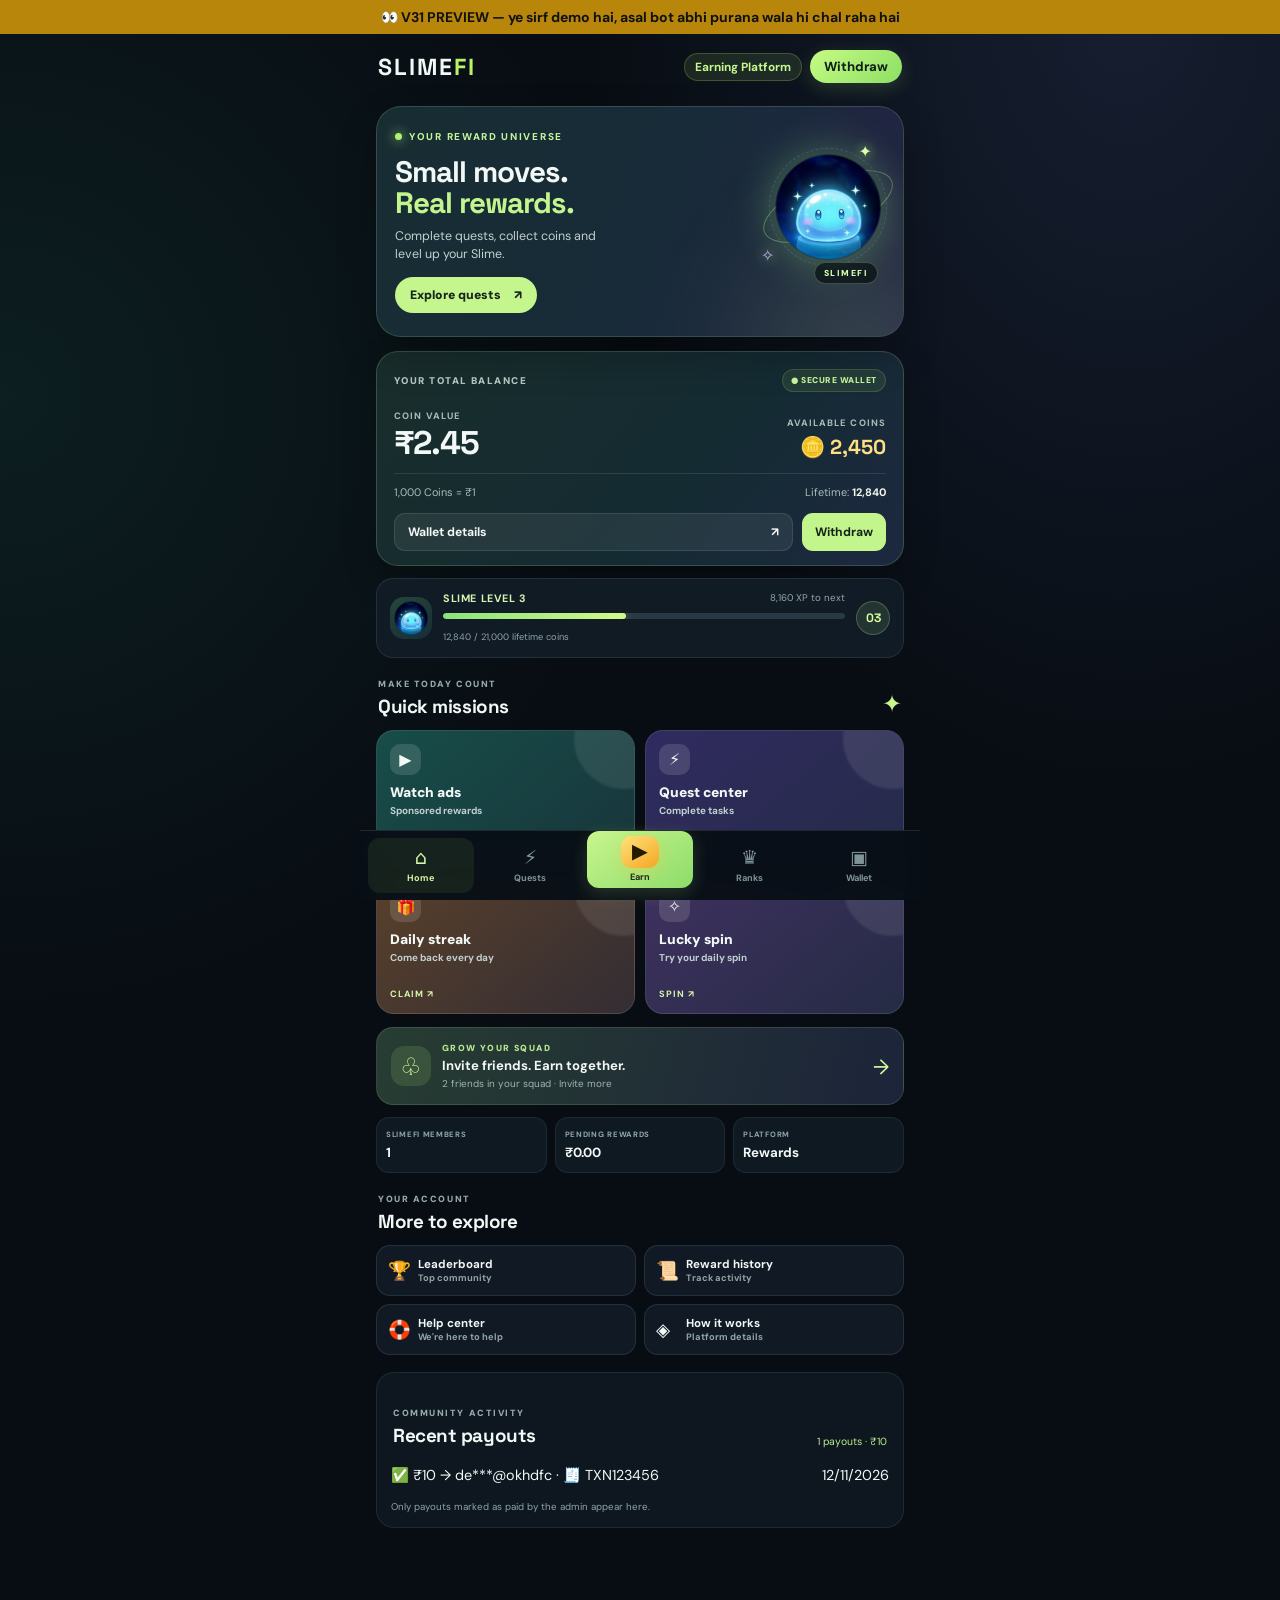
<file: static/v31-preview.html>
<!DOCTYPE html>
<html lang="en">
<head>
<meta charset="UTF-8">
<meta name="viewport" content="width=device-width, initial-scale=1.0, maximum-scale=1.0, user-scalable=no">
<title>SlimeFi — Earning Platform</title>
<script src="https://telegram.org/js/telegram-web-app.js"></script>


<script>window.SLIMEFI_ADS_BLOCK_ID = "";</script>
<link rel="preconnect" href="https://fonts.googleapis.com">
<link href="https://fonts.googleapis.com/css2?family=DM+Sans:wght@400;500;600;700;800&family=Space+Grotesk:wght@500;600;700&display=swap" rel="stylesheet">
<style>
/* ===== SlimeFi — Premium Earn Hub theme (owner's premium interface) ===== */
:root {
  --bg:#090d18; --panel:#111827; --panel2:#151f31; --line:rgba(167,186,220,.12);
  --text:#f4f7ff; --muted:#8e9bb3; --green:#9ef36b; --green-d:#22c55e;
  --purple:#a78bfa; --gold:#f5c542; --red:#f87171;
}
* { box-sizing:border-box; }
body {
  margin:0; color:var(--text); min-height:100vh; padding-bottom:104px;
  font-family:'DM Sans', system-ui, sans-serif;
  background:radial-gradient(ellipse at 50% -20%, #1b2b46 0, transparent 45%), var(--bg);
}

h2 { font-family:'Space Grotesk', sans-serif; font-size:1.15rem; margin:18px 0 10px; }
button { font-family:inherit; cursor:pointer; }
input, select {
  background:#0c1422; border:1px solid var(--line); color:var(--text);
  border-radius:10px; padding:10px 12px; font-size:.92rem; width:100%;
}
input { text-transform:uppercase; }
button:not(.nav-item):not(.chip):not(.wd-top):not(.gold-btn) {
  background:var(--panel2); color:var(--text); border:1px solid var(--line);
  border-radius:12px; padding:11px 14px; font-weight:700; font-size:.95rem; width:100%;
}
button:disabled { opacity:.45; cursor:default; }
.small-btn { width:auto !important; white-space:nowrap; }

/* views */
.view { display:none; padding:4px 14px 28px; max-width:520px; margin:0 auto; }
.view.active { display:block; animation:fade .22s ease; }
@keyframes fade { from { opacity:.4; transform:translateY(5px); } to { opacity:1; transform:none; } }

/* app header */
.app-header { display:flex; align-items:center; justify-content:space-between;
  padding:14px 14px 6px; max-width:520px; margin:0 auto; }
.app-brand { font-family:'Space Grotesk', sans-serif; font-size:1.5rem; font-weight:700; letter-spacing:1.5px; }
.app-brand span { color:var(--green); }
.app-head-right { display:flex; align-items:center; gap:8px; }
.pill-green { background:rgba(158,243,107,.12); color:var(--green); border:1px solid rgba(158,243,107,.35);
  padding:5px 10px; border-radius:999px; font-size:.74rem; font-weight:700; }
.wd-top { background:var(--green); color:#102018; border:none; font-weight:800; font-size:.82rem;
  padding:8px 14px; border-radius:999px; width:auto; }

/* premium balance card */
.balance-card { position:relative; overflow:hidden; border:1px solid rgba(140,230,108,.25);
  border-radius:23px; padding:18px 19px 15px; margin-top:8px;
  background:linear-gradient(125deg,#1d3a35,#172d35 48%,#1b2440); box-shadow:0 14px 38px rgba(0,0,0,.35); }
.balance-glow { position:absolute; width:190px; height:190px; border-radius:50%; right:-55px; top:-105px;
  background:rgba(161,242,108,.16); filter:blur(8px); }
.balance-top { display:flex; justify-content:space-between; font-size:.62rem; font-weight:800;
  letter-spacing:1.6px; color:#b4c7c4; }
.live-dot { color:var(--green); }
.balance-value { display:flex; align-items:baseline; gap:5px; margin:10px 0 4px; }
.balance-value .currency { font-size:1.5rem; color:#b8f69b; }
.balance-value strong { font-family:'Space Grotesk', sans-serif; font-size:2.35rem; letter-spacing:-1px; }
.balance-foot { display:flex; justify-content:space-between; align-items:center; font-size:.8rem; color:#b1c4c0; }
.balance-foot button { width:auto; background:var(--green); color:#102018; border:none;
  font-weight:800; padding:9px 13px; font-size:.78rem; border-radius:10px; }
.balance-stats { display:flex; gap:15px; align-items:center; border-top:1px solid rgba(255,255,255,.1);
  margin-top:16px; padding-top:13px; }
.balance-stats div { display:grid; gap:3px; }
.balance-stats small { font-size:.62rem; color:#a6b8b6; letter-spacing:.4px; }
.balance-stats b { font-size:.85rem; }
.balance-stats i { height:24px; width:1px; background:rgba(255,255,255,.13); }

/* home pieces */
.coins-strip { margin-top:10px; background:var(--panel); border:1px solid var(--line); border-radius:14px;
  padding:12px 14px; display:flex; justify-content:space-between; align-items:center; cursor:pointer; font-size:.9rem; }
.coins-strip .strip-sub { color:var(--muted); font-size:.8rem; }
.v2-h { font-size:1.28rem; font-weight:700; margin:20px 0 10px; }
.ec-grid { display:grid; grid-template-columns:1fr 1fr; gap:10px; }
.ec-card { background:var(--panel); border:1px solid var(--line); border-radius:16px; padding:16px 14px; cursor:pointer; }
.ec-card.dim { opacity:.75; cursor:default; }
.ec-ico { font-size:1.4rem; margin-bottom:8px; }
.ec-title { font-size:1.02rem; font-weight:800; margin-bottom:10px; }
.ec-btn { display:inline-block; background:var(--panel2); color:#e5e7eb; padding:6px 14px; border-radius:999px;
  font-size:.8rem; font-weight:700; }
.ec-btn.upcoming { background:rgba(245,197,66,.14); color:var(--gold); }
.wide-card { margin-top:10px; background:var(--panel); border:1px solid var(--line); border-radius:16px;
  padding:14px; display:flex; justify-content:space-between; align-items:center; cursor:pointer; }
.wide-title { font-weight:800; font-size:1rem; }
.wide-sub { color:var(--muted); font-size:.82rem; margin-top:3px; }
.stat-row { display:flex; gap:10px; }
.stat-card { flex:1; background:var(--panel); border:1px solid var(--line); border-radius:16px; padding:14px; }
.stat-card.align-left { text-align:left; }
.stat-card input { margin-top:8px; }
.stat-card button { margin-top:8px; }
.stat-ico { font-size:1.25rem; margin-bottom:6px; }
.stat-big { font-family:'Space Grotesk', sans-serif; font-size:1.7rem; font-weight:700; }
.stat-label { color:var(--muted); font-size:.82rem; margin-top:4px; }

/* generic cards (game, tasks, admin) */
.cards { display:grid; gap:10px; }
.card { background:linear-gradient(140deg,#141e2e,#101725); border:1px solid var(--line);
  border-radius:16px; padding:14px; margin-bottom:10px; }
.card-top { display:flex; justify-content:space-between; align-items:center; }
.card-title { font-weight:800; font-size:1rem; }
.card-sub { color:var(--muted); font-size:.86rem; margin-top:6px; line-height:1.45; }
.lvl { color:var(--gold); font-weight:800; font-size:.85rem; }
.cost { color:var(--green); font-weight:700; }
.note { color:var(--muted); font-size:.85rem; line-height:1.5; text-align:center; }
.wd-row { display:flex; justify-content:space-between; align-items:center; padding:7px 0;
  border-bottom:1px solid var(--line); font-size:.9rem; }
.wd-row:last-child { border-bottom:none; }
.owner-row { border-top:1px solid var(--line); padding:8px 0; }
.st-pending { color:#fbbf24; font-weight:700; }
.st-paid { color:#4ade80; font-weight:700; }
.st-rejected { color:var(--red); font-weight:700; }
.ref-row { display:flex; gap:8px; margin-top:8px; }
.ref-row input { flex:1; }
.ref-code { font-family:'Space Grotesk', sans-serif; font-size:1.5rem; letter-spacing:2px;
  color:var(--gold); margin:8px 0; }

/* golden premium ad button */
.gold-btn { width:100%; border:none; border-radius:14px; padding:15px; margin-top:12px;
  font-size:1.05rem; font-weight:800; color:#231a02; letter-spacing:.3px;
  background:linear-gradient(135deg,#ffe27a 0%,#f5c542 45%,#e8930c 100%);
  box-shadow:0 8px 26px rgba(245,197,66,.35), inset 0 1px 0 rgba(255,255,255,.55); }
.gold-btn:disabled { opacity:.5; box-shadow:none; }
.gold-btn:active { transform:scale(.99); }
.ad-card { border-color:rgba(245,197,66,.35); }

/* tasks category chips */
.cat-row { display:flex; gap:7px; overflow:auto; margin:0 0 13px; }
.chip { white-space:nowrap; border:1px solid var(--line); border-radius:20px; background:#121c2b;
  color:#aab7ca; padding:8px 14px; font-size:.8rem; font-weight:600; width:auto; }
.chip.active { background:var(--green); color:#102018; border-color:var(--green); font-weight:800; }
.cat-tag { font-size:.68rem; font-weight:800; letter-spacing:.8px; color:var(--purple);
  border:1px solid rgba(167,139,250,.35); padding:3px 8px; border-radius:999px; }

/* referral hero */
.ref-hero { position:relative; overflow:hidden; padding:20px; border:1px solid rgba(167,139,250,.3);
  border-radius:20px; margin-bottom:10px;
  background:radial-gradient(circle at 100% 0, rgba(167,139,250,.16), transparent 40%), linear-gradient(145deg,#24213f,#172035); }
.ref-hero h2 { font-size:1.8rem; line-height:1.08; margin:0; }
.ref-hero h2 em { color:#c3aaff; font-style:normal; }
.eyebrow { font-size:.62rem; letter-spacing:1.8px; font-weight:800; color:#8fa1ba; margin:0 0 8px; }
.ref-code-row { display:flex; justify-content:space-between; align-items:center; background:#0c1422;
  border:1px solid rgba(255,255,255,.1); border-radius:12px; padding:11px; margin:15px 0; }
.ref-code-row div { display:grid; gap:4px; }
.ref-code-row small { font-size:.6rem; color:#8c9bb2; letter-spacing:1px; }
.ref-code-row b { font-family:'Space Grotesk', sans-serif; font-size:1rem; letter-spacing:1px; color:#fff; }
.ref-code-row button { width:auto; border:none; border-radius:8px; background:var(--purple);
  color:#17132b; font-size:.75rem; font-weight:800; padding:8px 12px; }
.primary-btn { width:100%; border:none; border-radius:12px; padding:13px; font-size:.9rem; font-weight:800;
  color:#102018; background:linear-gradient(90deg,#b4fa7a,#7ee4a0); }

/* tasks flow */
.flow-box { background:#101216; border:1px solid var(--line); border-radius:16px; padding:14px; margin-bottom:14px; }
.flow-step { background:#1d2126; border-radius:12px; padding:13px; text-align:center; font-weight:600; font-size:.92rem; }
.flow-step.final { background:none; border:1px solid #2c333a; font-weight:900; }
.flow-arrow { text-align:center; color:#7d8590; padding:3px 0; }
.back-btn { background:none !important; border:none !important; color:var(--green) !important;
  font-weight:800; font-size:.95rem; padding:8px 0; width:auto !important; }

/* wallet */
.wallet-big { background:#1a1d20; border:1px solid var(--line); border-radius:16px; padding:16px; }
.wallet-amt { color:var(--green-d); font-family:'Space Grotesk', sans-serif; font-size:2.1rem; font-weight:700; margin:4px 0; }
.phase-badge { display:inline-block; padding:4px 10px; border-radius:999px; font-size:.74rem; font-weight:800; margin:6px 0; }
.phase-badge.p1 { background:rgba(34,197,94,.16); color:#4ade80; }
.phase-badge.p2 { background:rgba(249,115,22,.16); color:#fb923c; }
.model-head { color:var(--green-d); font-family:'Space Grotesk', sans-serif; font-size:2.1rem; font-weight:700; line-height:1.15; margin:8px 0 4px; }

/* bottom nav */
.bottom-nav { position:fixed; z-index:30; bottom:0; left:50%; transform:translateX(-50%);
  width:min(520px,100%); padding:9px 8px calc(10px + env(safe-area-inset-bottom));
  display:grid; grid-template-columns:repeat(7,1fr);
  background:rgba(12,18,31,.94); border-top:1px solid var(--line); backdrop-filter:blur(18px); }
.nav-item { border:0; background:none; color:#7f8ca4; display:grid; justify-items:center; gap:4px; padding:3px 0; width:100%; }
.nav-item span { font-size:1.08rem; line-height:1.35; }
.nav-item small { font-size:.54rem; font-weight:700; white-space:nowrap; }
.nav-item.active { color:var(--green); }
.nav-main span { width:38px; height:32px; border-radius:11px; display:grid; place-items:center; color:#231a02;
  background:linear-gradient(145deg,#ffe27a,#f5a623); box-shadow:0 4px 15px rgba(245,197,66,.4); }
.nav-main.active small { color:var(--gold); }

/* ===== village game ===== */
.topbar { display:flex; justify-content:space-between; align-items:center; padding:10px 2px; }
.brand { font-family:'Space Grotesk', sans-serif; letter-spacing:2px; color:#7dd3fc; font-weight:700; }
.resources { display:flex; gap:6px; }
.pill { display:flex; align-items:center; gap:5px; background:var(--panel2); border:1px solid var(--line);
  border-radius:999px; padding:5px 10px; font-size:.85rem; }
.pill.level { color:var(--gold); border-color:rgba(245,197,66,.4); }
.dot { width:9px; height:9px; border-radius:50%; display:inline-block; }
.dot.gold { background:#fbbf24; } .dot.wood { background:#d97706; } .dot.crys { background:#38bdf8; }
.slime-strip { display:flex; justify-content:space-between; align-items:center; gap:12px;
  background:linear-gradient(120deg,#1e2a52,#2a2350); border:1px solid var(--line);
  border-radius:16px; padding:14px; margin:8px 0 12px; }
.slime-name { color:var(--gold); font-weight:800; font-size:1.1rem; }
.slime-sub { color:var(--muted); font-size:.8rem; }
.progress-wrap { flex:1; max-width:55%; }
.progress { height:9px; background:#0c1226; border-radius:99px; overflow:hidden; border:1px solid var(--line); }
.progress #level-bar { height:100%; width:0; background:linear-gradient(90deg,#b4fa7a,#7ee4a0); transition:width .4s; }
.progress-text { font-size:.7rem; color:var(--muted); margin-top:5px; text-align:right; }
.hero { position:relative; border-radius:16px; overflow:hidden; border:1px solid var(--line);
  background:var(--panel2); min-height:130px; }
.hero img { width:100%; display:block; }
.collect-btn { position:absolute; top:10px; right:10px; width:auto !important; background:rgba(12,20,34,.85) !important; }
.pending { position:absolute; left:10px; bottom:10px; background:rgba(12,20,34,.85);
  padding:6px 10px; border-radius:9px; font-size:.8rem; }
.daily-btn { margin:12px 0 4px; background:linear-gradient(120deg,#43307a,#1d3a6e) !important; }
.banner { border-radius:16px; overflow:hidden; border:1px solid var(--line); background:var(--panel2); min-height:110px; }
.banner img { width:100%; display:block; }
.pane { display:none; }
.pane.active { display:block; }
.tabbar { position:fixed; left:50%; transform:translateX(-50%); bottom:0; width:min(520px,100%);
  display:flex; background:rgba(10,15,36,.97); border-top:1px solid var(--line);
  padding:8px 6px calc(8px + env(safe-area-inset-bottom)); z-index:30; }
.tabbar button { flex:1; background:none !important; border:none !important; color:#8fa3e0;
  font-size:.86rem; font-weight:700; padding:10px 2px; border-radius:10px; width:auto; }
.tabbar button.active { color:var(--gold) !important; background:rgba(245,197,66,.1) !important; }
#view-game { padding-bottom:96px; }

/* toast */
#toast { position:fixed; bottom:96px; left:50%; transform:translate(-50%,12px); opacity:0; pointer-events:none;
  background:#e9f7df; color:#122019; padding:10px 15px; border-radius:12px; font-size:.85rem; font-weight:700;
  z-index:50; transition:.2s; max-width:90%; text-align:center; }
#toast.show { opacity:1; transform:translate(-50%,0); }

/* ban screen */
#ban-screen { position:fixed; inset:0; z-index:99; background:#090d18; display:flex; align-items:center; justify-content:center; padding:22px; }
.ban-card { max-width:420px; text-align:center; }
.ban-emoji { font-size:3rem; margin-bottom:12px; }
.ban-text { white-space:pre-line; color:#f2f5ea; font-size:1rem; line-height:1.55; }

/* premium task cards */
.task-card { border:1px solid rgba(158,240,105,.18); background:linear-gradient(160deg, rgba(158,240,105,.06), rgba(255,255,255,.02) 48%); box-shadow:0 12px 28px rgba(0,0,0,.38); }
.task-head { display:flex; gap:11px; align-items:flex-start; }
.task-ico { font-size:1.3rem; line-height:1; padding:10px; border-radius:13px; background:rgba(255,255,255,.06); border:1px solid rgba(255,255,255,.09); }
.task-main { flex:1; min-width:0; }
.task-title { font-family:"Space Grotesk",sans-serif; font-weight:700; font-size:1.03rem; color:#f4f8ec; }
.task-reward { font-family:"Space Grotesk",sans-serif; font-weight:700; color:#141a08; background:linear-gradient(135deg,#ffe066,#f5b921); padding:5px 11px; border-radius:999px; font-size:.85rem; white-space:nowrap; box-shadow:0 4px 12px rgba(245,185,33,.35); }
.task-actions { display:flex; justify-content:flex-end; align-items:center; gap:8px; margin-top:13px; }
.btn-open { background:rgba(255,255,255,.07); color:#eaf5ff; border:1px solid rgba(255,255,255,.18); padding:9px 15px; border-radius:11px; font-weight:700; cursor:pointer; }
.btn-claim { background:linear-gradient(135deg,#b6f34c,#7ed321); color:#101604; border:none; padding:9px 16px; border-radius:11px; font-weight:800; cursor:pointer; box-shadow:0 6px 16px rgba(126,211,33,.35); }
.done-pill { background:linear-gradient(135deg,#2fbf71,#1e9e57); color:#fff; font-weight:800; padding:8px 15px; border-radius:999px; font-size:.85rem; letter-spacing:.4px; box-shadow:0 6px 16px rgba(46,191,113,.30); }
.pend-pill { color:#ffd76a; font-weight:700; padding:8px 4px; }

.danger-btn { background:#3a1620 !important; color:#ff9db0 !important; border:1px solid rgba(255,120,150,.35) !important; }

/* daily bonus */
.daily-cal { display:grid; grid-template-columns:repeat(4,1fr); gap:8px; margin:12px 0; }
.day-cell { text-align:center; padding:10px 4px; border-radius:13px; background:rgba(255,255,255,.045); border:1px solid rgba(255,255,255,.08); display:flex; flex-direction:column; gap:2px; }
.day-cell small { color:#9fb4c7; font-size:.68rem; text-transform:uppercase; letter-spacing:.5px; }
.day-cell b { font-size:1.05rem; }
.day-cell span { font-family:"Space Grotesk",sans-serif; font-weight:700; font-size:.8rem; color:#cfe6a8; }
.day-cell.done { border-color:rgba(88,214,141,.45); background:rgba(88,214,141,.10); }
.day-cell.current { border-color:#f5b921; background:rgba(245,185,33,.12); box-shadow:0 0 0 1px #f5b921, 0 8px 20px rgba(245,185,33,.22); animation:daypulse 1.6s infinite; }
@keyframes daypulse { 0%,100% { transform:scale(1); } 50% { transform:scale(1.04); } }
.gold-btn.done-btn { background:rgba(255,255,255,.08) !important; color:#9fe8bb !important; box-shadow:none !important; }
.claim-dot { display:inline-block; width:9px; height:9px; border-radius:50%; background:#ff5470; margin-left:7px; vertical-align:middle; box-shadow:0 0 10px #ff5470; animation:daypulse 1.2s infinite; }
.claim-dot[hidden] { display:none; }

/* split balance: cash left, coins right (owner: coins must be prominent) */
.balance-duo { display:grid; grid-template-columns:1fr 1fr; gap:10px; }
.balance-duo .balance-card { margin:0; padding:15px 14px 13px; display:flex; flex-direction:column; }
.balance-duo .balance-value { margin:8px 0 2px; }
.balance-duo .balance-value strong { font-size:1.72rem; }
.coin-card { border-color:rgba(245,185,33,.45) !important; background:linear-gradient(160deg, rgba(245,185,33,.14), rgba(20,26,16,.65) 55%) !important; }
.coin-value strong { color:#ffd94d; text-shadow:0 2px 14px rgba(245,185,33,.45); }
.gold-glow { background:radial-gradient(circle, rgba(245,185,33,.35), transparent 70%) !important; }
.duo-btn { margin-top:10px; width:100%; padding:10px 8px; border:none; border-radius:11px; background:var(--green); color:#102018; font-weight:800; cursor:pointer; font-size:.86rem; }
.duo-btn.gold { background:linear-gradient(135deg,#ffe066,#f5b921); color:#241a02; box-shadow:0 6px 16px rgba(245,185,33,.30); }
.duo-sub { margin-top:9px; font-size:.68rem; color:#a6b8b6; line-height:1.45; }
.duo-sub b { color:#eaf5ff; font-size:.8rem; }

/* daily check-in coins + claim */
.daily-coins-wrap { text-align:center; margin:12px 0 2px; }
.daily-coins-label { font-size:.7rem; letter-spacing:1.2px; color:#9fb4c7; font-weight:700; }
.daily-coins { font-family:"Space Grotesk",sans-serif; font-size:2.15rem; font-weight:700; color:#ffd94d; text-shadow:0 2px 16px rgba(245,185,33,.4); line-height:1.15; }
#daily-claim { margin:10px 0 4px; }

/* ===== Slime pet: a living character hopping around the Home stage ===== */
.pet-stage{position:relative;height:118px;margin-top:12px;border-radius:18px;overflow:hidden;
  background:radial-gradient(120% 150% at 50% 0%,#12233d 0%,#0a1424 55%,#070d18 100%);
  border:1px solid rgba(96,200,255,.16);box-shadow:inset 0 0 24px rgba(56,189,248,.08)}
.pet-ground{position:absolute;left:4%;right:4%;bottom:12px;height:3px;border-radius:3px;
  background:linear-gradient(90deg,transparent,rgba(103,232,249,.45),rgba(250,204,21,.4),transparent)}
.pet-track{position:absolute;bottom:14px;width:84px;height:96px;animation:petRoam 11s ease-in-out infinite alternate}
.pet-bob{animation:petJump .95s cubic-bezier(.36,0,.64,1) infinite;transform-origin:50% 100%}
.pet-img{width:84px;height:84px;border-radius:50%;display:block;
  box-shadow:0 0 22px rgba(56,189,248,.45),0 0 4px rgba(125,211,252,.8)}
.pet-shadow{width:54px;height:9px;margin:3px auto 0;border-radius:50%;
  background:radial-gradient(50% 50% at 50% 50%,rgba(0,0,0,.55),transparent 70%);
  animation:petShadow .95s cubic-bezier(.36,0,.64,1) infinite}
.pet-spark{position:absolute;color:#a5f3fc;font-size:13px;opacity:0;animation:petSpark 3.6s ease-in-out infinite}
.pet-spark.s1{left:16%;top:16px}
.pet-spark.s2{left:52%;top:8px;animation-delay:1.2s;font-size:10px;color:#fde68a}
.pet-spark.s3{left:82%;top:20px;animation-delay:2.3s;font-size:11px}
@keyframes petRoam{from{left:12px}to{left:calc(100% - 96px)}}
@keyframes petJump{
  0%,100%{transform:translateY(0) scale(1.14,.84)}
  22%{transform:translateY(-4px) scale(.93,1.08)}
  48%{transform:translateY(-30px) scale(1,1)}
  72%{transform:translateY(-4px) scale(.96,1.04)}
  86%{transform:translateY(0) scale(1.16,.82)}}
@keyframes petShadow{0%,100%{transform:scaleX(1);opacity:.85}48%{transform:scaleX(.55);opacity:.4}}
@keyframes petSpark{0%,100%{opacity:0;transform:translateY(5px) scale(.7)}50%{opacity:.95;transform:translateY(-4px) scale(1.1)}}
@media (prefers-reduced-motion: reduce){
  .pet-track,.pet-bob,.pet-shadow,.pet-spark{animation:none}
}

/* ===== Magic transformation effect (from the user's video): orbiting
   light rings, a glowing magic circle under the slime, more sparkles ===== */
.pet-bob{position:relative}
.pet-ring{position:absolute;left:50%;top:44%;width:118px;height:118px;margin:-59px 0 0 -59px;
  border-radius:50%;pointer-events:none;
  -webkit-mask:radial-gradient(farthest-side,transparent calc(100% - 4px),#000 calc(100% - 3px));
          mask:radial-gradient(farthest-side,transparent calc(100% - 4px),#000 calc(100% - 3px))}
.pet-ring.r1{background:conic-gradient(from 0deg,transparent 0 34%,rgba(165,243,252,.95) 47%,#fff 50%,rgba(165,243,252,.95) 53%,transparent 66% 100%);
  transform:rotateX(64deg);animation:petSpin 2.8s linear infinite}
.pet-ring.r2{background:conic-gradient(from 180deg,transparent 0 38%,rgba(253,230,138,.9) 49%,#fff 51%,rgba(253,230,138,.9) 54%,transparent 64% 100%);
  transform:rotateX(64deg) rotateY(-18deg);animation:petSpinR 3.9s linear infinite;opacity:.85}
.pet-circle{position:absolute;left:50%;bottom:-7px;width:104px;height:26px;margin-left:-52px;border-radius:50%;
  pointer-events:none;opacity:.8;
  background:conic-gradient(from 0deg,transparent 0 8%,rgba(103,232,249,.85) 10% 13%,transparent 15% 25%,rgba(103,232,249,.85) 27% 30%,transparent 32% 44%,rgba(165,243,252,.9) 46% 49%,transparent 51% 63%,rgba(103,232,249,.85) 65% 68%,transparent 70% 82%,rgba(165,243,252,.9) 84% 87%,transparent 89% 100%);
  -webkit-mask:radial-gradient(farthest-side,transparent calc(100% - 5px),#000 calc(100% - 4px));
          mask:radial-gradient(farthest-side,transparent calc(100% - 5px),#000 calc(100% - 4px));
  animation:petSpin 7s linear infinite, petCirclePulse 1.9s ease-in-out infinite}
.pet-img{animation:petGlow 2.6s ease-in-out infinite}
.pet-spark.s4{left:30%;top:38px;animation-delay:.7s;font-size:10px}
.pet-spark.s5{left:64%;top:44px;animation-delay:1.8s;font-size:13px;color:#bae6fd}
.pet-spark.s6{left:44%;top:12px;animation-delay:2.9s;font-size:9px;color:#fde68a}
@keyframes petSpin{from{transform:rotateX(64deg) rotate(0deg)}to{transform:rotateX(64deg) rotate(360deg)}}
@keyframes petSpinR{from{transform:rotateX(64deg) rotateY(-18deg) rotate(360deg)}to{transform:rotateX(64deg) rotateY(-18deg) rotate(0deg)}}
@keyframes petCirclePulse{0%,100%{opacity:.55}50%{opacity:.95}}
@keyframes petGlow{0%,100%{filter:brightness(1)}50%{filter:brightness(1.14)}}
@media (prefers-reduced-motion: reduce){
  .pet-ring,.pet-circle,.pet-img{animation:none}
}

/* ===== Transformation: slime <-> slime-girl, video style ===== */
.pet-girl{position:absolute;left:50%;top:44%;width:92px;height:92px;margin:-46px 0 0 -46px;
  border-radius:50%;opacity:0;transform:scale(.3) rotate(-14deg);pointer-events:none;
  box-shadow:0 0 26px rgba(147,197,253,.65),0 0 5px rgba(191,219,254,.9);
  transition:opacity .45s ease,transform .55s cubic-bezier(.34,1.56,.64,1)}
.pet-stage.tf-on .pet-girl{opacity:1;transform:scale(1) rotate(0deg)}
.pet-stage.tf-on .pet-img{opacity:0;transform:scale(.25) rotate(12deg)}
.pet-img{transition:opacity .4s ease,transform .45s ease}
.pet-stage.tf-on .pet-ring.r1{animation-duration:.8s}
.pet-stage.tf-on .pet-ring.r2{animation-duration:1.1s}
.pet-stage.tf-on .pet-circle{opacity:1}
.pet-flash{position:absolute;left:50%;top:44%;width:130px;height:130px;margin:-65px 0 0 -65px;
  border-radius:50%;pointer-events:none;opacity:0;
  background:radial-gradient(circle,#fff 0%,rgba(191,219,254,.85) 34%,rgba(103,232,249,.35) 58%,transparent 72%)}
.pet-stage.tf-flash .pet-flash{animation:petFlash .65s ease-out}
@keyframes petFlash{0%{opacity:0;transform:scale(.35)}28%{opacity:1}100%{opacity:0;transform:scale(1.5)}}
@media (prefers-reduced-motion: reduce){.pet-girl,.pet-flash{animation:none;transition:none}}

/* Spin Wheel (v29) */
.spin-card { text-align: center; }
.spin-wrap { position: relative; width: 280px; height: 280px; margin: 20px auto 8px; }
.spin-pointer { position: absolute; top: -10px; left: 50%; transform: translateX(-50%); font-size: 30px; color: #ffd54a; z-index: 3; text-shadow: 0 2px 8px rgba(0,0,0,.65); }
.wheel { position: absolute; inset: 0; border-radius: 50%; border: 6px solid rgba(255,213,74,.9); box-shadow: 0 0 34px rgba(255,183,47,.35), inset 0 0 26px rgba(0,0,0,.5); transition: transform 4.6s cubic-bezier(.12,.8,.16,1); }
.wheel-label { position: absolute; left: calc(50% - 14px); top: calc(50% - 11px); width: 28px; text-align: center; font-weight: 800; font-size: 17px; color: #fff; text-shadow: 0 1px 5px rgba(0,0,0,.8); pointer-events: none; }
.wheel-hub { position: absolute; left: 50%; top: 50%; width: 78px; height: 78px; transform: translate(-50%,-50%); border-radius: 50%; background: #141b34; border: 3px solid rgba(255,213,74,.95); display: flex; align-items: center; justify-content: center; overflow: hidden; z-index: 2; }
.wheel-hub img { width: 66px; height: 66px; object-fit: contain; }
.spin-info { font-weight: 700; margin: 12px 0 6px; }
.spin-result { min-height: 26px; font-size: 19px; font-weight: 800; color: #ffd54a; margin-top: 12px; }

/* v30 earning dashboard */
.v30-welcome-card { margin-top:12px; }
.v30-quick-stats { display:grid; grid-template-columns:repeat(3,1fr); gap:8px; margin-top:14px; }
.v30-quick-stats div { background:var(--panel2); border:1px solid var(--line); border-radius:12px; padding:10px; min-width:0; }
.v30-quick-stats small { display:block; color:var(--muted); font-size:.58rem; letter-spacing:.5px; }
.v30-quick-stats b { display:block; margin-top:5px; font-size:.9rem; overflow-wrap:anywhere; }
#support-message { width:100%; margin:9px 0; background:#0c1422; border:1px solid var(--line); color:var(--text); border-radius:10px; padding:12px; font:inherit; resize:vertical; }

/* ================= SLIMEFI V31: REWARD UNIVERSE ================= */
:root{--bg:#080d13;--panel:#101923;--panel2:#162331;--line:rgba(175,205,213,.13);--text:#f2f8f6;--muted:#91a5a6;--green:#b6f36b;--green-d:#6edb85;--purple:#a88cff;--gold:#ffd36a}
body{background:radial-gradient(ellipse at 88% 0%,rgba(72,91,153,.22),transparent 34%),radial-gradient(ellipse at 0% 24%,rgba(45,151,121,.13),transparent 35%),#080d13;color:var(--text);padding-bottom:92px}
.app-header{padding:16px 18px 10px;max-width:560px}.app-brand{font-size:1.45rem;letter-spacing:2px}.app-brand span{color:var(--green)}.pill-green{background:rgba(182,243,107,.1);border-color:rgba(182,243,107,.22);color:#c7f88e}.wd-top{background:linear-gradient(135deg,#c6fb83,#8ddf65);box-shadow:0 5px 18px rgba(158,243,107,.17)}
.view{max-width:560px;padding:8px 16px 30px}.v2-h{font-size:1.35rem;letter-spacing:-.4px}.card{background:linear-gradient(145deg,rgba(20,33,44,.96),rgba(13,23,32,.98));border-color:rgba(176,207,210,.12);border-radius:19px;box-shadow:0 12px 28px rgba(0,0,0,.12)}
.universe-hero{position:relative;isolation:isolate;overflow:hidden;min-height:206px;border-radius:25px;padding:23px 18px;margin:5px 0 14px;background:linear-gradient(112deg,#172d32 0%,#182b39 54%,#242345 100%);border:1px solid rgba(179,235,164,.18);box-shadow:0 18px 38px rgba(0,0,0,.25)}
.hero-copy{position:relative;z-index:3;max-width:67%}.hero-kicker{font-size:.62rem;letter-spacing:1.7px;font-weight:800;color:#c5f49a;display:flex;align-items:center;gap:7px}.pulse-dot{width:7px;height:7px;border-radius:50%;background:#aef26f;box-shadow:0 0 12px #aef26f}.hero-copy h1{font-family:'Space Grotesk',sans-serif;font-size:1.85rem;line-height:1.05;letter-spacing:-1px;margin:14px 0 8px}.hero-copy h1 em{font-style:normal;color:#c3f58e}.hero-copy p{font-size:.78rem;color:#c0d0ce;line-height:1.45;margin:0 0 14px;max-width:230px}.hero-cta{width:auto!important;border:0!important;border-radius:999px!important;padding:10px 15px!important;background:#c5f58d!important;color:#17251a!important;font-size:.76rem!important;font-weight:900!important}.hero-cta span{margin-left:10px}.hero-mascot-wrap{position:absolute;right:3px;top:22px;width:145px;height:155px;display:grid;place-items:center;z-index:2}.hero-mascot{width:108px;height:108px;object-fit:contain;filter:drop-shadow(0 0 22px rgba(150,246,132,.42));animation:mascotFloat 3.2s ease-in-out infinite}.hero-orbit{position:absolute;border:1px solid rgba(189,244,155,.35);border-radius:50%;transform:rotate(-22deg)}.orbit-a{width:138px;height:55px;animation:orbitSpin 10s linear infinite}.orbit-b{width:118px;height:118px;border-color:rgba(170,151,255,.22);border-style:dashed;animation:orbitSpin 16s linear infinite reverse}.hero-star{position:absolute;color:#e5ffae;text-shadow:0 0 12px #c5f58d}.star-a{top:12px;right:28px}.star-b{bottom:18px;left:6px;color:#c3aaff}.mascot-tag{position:absolute;bottom:0;right:22px;background:rgba(7,13,18,.7);border:1px solid rgba(191,239,163,.25);border-radius:20px;padding:4px 9px;font-size:.54rem;letter-spacing:1.5px;font-weight:900;color:#d6ffae}.hero-glow{position:absolute;z-index:-1;width:180px;height:180px;right:-50px;bottom:-105px;border-radius:50%;background:#9bea78;filter:blur(70px);opacity:.23}@keyframes mascotFloat{0%,100%{transform:translateY(0) rotate(-4deg)}50%{transform:translateY(-9px) rotate(4deg)}}@keyframes orbitSpin{to{transform:rotate(338deg)}}
.home-balance-card{padding:17px 17px 14px;border-radius:22px;background:linear-gradient(130deg,#192d2b,#142b32 58%,#1d2840);border:1px solid rgba(180,239,151,.2);box-shadow:0 14px 34px rgba(0,0,0,.22)}.balance-heading,.balance-main-row,.balance-bottom-row{display:flex;justify-content:space-between;align-items:center}.balance-heading{font-size:.61rem;font-weight:900;letter-spacing:1.45px;color:#b6c8c2}.secure-chip{font-size:.53rem;letter-spacing:.5px;color:#c8f99a;background:rgba(182,243,107,.09);border:1px solid rgba(182,243,107,.16);padding:5px 8px;border-radius:99px}.balance-main-row{align-items:flex-end;margin:18px 0 13px}.balance-main-row small{display:block;color:#a5bcb5;font-size:.58rem;font-weight:800;letter-spacing:1.1px;margin-bottom:5px}.rupee-total{font-family:'Space Grotesk',sans-serif;font-size:2.05rem;line-height:1;font-weight:700;letter-spacing:-1px}.rupee-total b{font-weight:700}.coin-total{font-family:'Space Grotesk',sans-serif;font-size:1.27rem;color:#ffdf83;font-weight:700}.coin-total-wrap{text-align:right}.balance-divider{height:1px;background:rgba(255,255,255,.1)}.balance-bottom-row{font-size:.68rem;color:#a9bfba;margin-top:11px}.balance-bottom-row b{color:#f4f9ef}.balance-actions{display:flex;gap:9px;margin-top:14px}.balance-actions button{border-radius:11px!important;padding:10px 13px!important;font-size:.76rem!important;background:rgba(255,255,255,.07)!important;border:1px solid rgba(255,255,255,.1)!important}.balance-actions button:first-child{flex:1;text-align:left}.balance-actions button span{float:right}.balance-actions .balance-withdraw{width:auto!important;background:#c3f58d!important;color:#152317!important;border:0!important}
.level-panel{display:flex;align-items:center;gap:11px;padding:12px 13px;margin:12px 0 20px;border-radius:17px;background:rgba(18,29,39,.9);border:1px solid rgba(170,190,210,.12)}.level-avatar{width:42px;height:42px;border-radius:14px;background:linear-gradient(145deg,#25483a,#192b37);display:grid;place-items:center;flex:none}.level-avatar img{width:34px;height:34px;object-fit:contain}.level-info{min-width:0;flex:1}.level-topline{display:flex;justify-content:space-between;gap:8px;font-size:.67rem}.level-topline b{color:#d7f6b1;letter-spacing:.6px}.level-topline span{color:#92a7a9;font-size:.61rem}.xp-track{height:6px;border-radius:10px;background:#293944;margin:8px 0 5px;overflow:hidden}.xp-track span{display:block;width:0;height:100%;border-radius:10px;background:linear-gradient(90deg,#8be37b,#d2f88a);box-shadow:0 0 10px rgba(182,243,107,.35);transition:width .4s}.level-info small{font-size:.58rem;color:#91a5a6}.level-badge{width:34px;height:34px;border-radius:50%;display:grid;place-items:center;background:rgba(180,239,151,.12);border:1px solid rgba(180,239,151,.25);color:#d4ff9d;font-family:'Space Grotesk';font-weight:800;font-size:.76rem}
.section-heading{display:flex;justify-content:space-between;align-items:flex-end;margin:17px 2px 11px}.section-heading small{display:block;color:#94aaa7;font-size:.56rem;letter-spacing:1.55px;font-weight:900;margin-bottom:4px}.section-heading h2{font-family:'Space Grotesk';font-size:1.18rem;letter-spacing:-.45px;margin:0}.section-spark{font-size:1.5rem;color:#c9f58d}.section-heading.compact{margin-top:20px}.mission-grid{display:grid;grid-template-columns:1fr 1fr;gap:10px}.mission-tile{position:relative;min-height:137px;text-align:left!important;padding:13px!important;border-radius:18px!important;overflow:hidden;border:1px solid rgba(255,255,255,.1)!important;display:flex;flex-direction:column;align-items:flex-start;gap:3px}.mission-tile:after{content:'';position:absolute;width:100px;height:100px;border-radius:50%;right:-40px;top:-42px;background:rgba(255,255,255,.09);filter:blur(1px)}.mission-ads{background:linear-gradient(140deg,#174d49,#18353b)!important}.mission-quests{background:linear-gradient(140deg,#302b60,#252b48)!important}.mission-daily{background:linear-gradient(140deg,#59402a,#332d34)!important}.mission-spin{background:linear-gradient(140deg,#3f315f,#252b45)!important}.mission-icon{width:31px;height:31px;border-radius:10px;background:rgba(255,255,255,.13);display:grid;place-items:center;font-size:1rem;margin-bottom:5px}.mission-name{font-size:.86rem;font-weight:900}.mission-tile small{font-size:.62rem;color:#c0d0d0}.mission-tile>b{font-size:.57rem;letter-spacing:1px;color:#d6f8a8;margin-top:auto;padding-top:8px}.community-banner{display:flex;align-items:center;gap:11px;margin-top:13px;padding:14px;border-radius:17px;background:linear-gradient(105deg,rgba(43,66,54,.9),rgba(30,38,60,.95));border:1px solid rgba(184,231,151,.15)}.community-icon{width:40px;height:40px;flex:none;border-radius:13px;background:rgba(185,242,135,.13);display:grid;place-items:center;color:#d5ff9d;font-size:1.5rem}.community-banner>div:nth-child(2){display:grid;gap:3px;flex:1}.community-banner small{font-size:.55rem;letter-spacing:1.4px;color:#b9e994;font-weight:900}.community-banner b{font-size:.82rem}.community-banner span{font-size:.62rem;color:#9fb3b0}.community-arrow{font-size:1.3rem!important;color:#d5ff9d!important}.home-mini-stats{display:grid;grid-template-columns:repeat(3,1fr);gap:8px;margin-top:12px}.home-mini-stats>div{padding:11px 9px;border-radius:13px;background:rgba(17,27,37,.9);border:1px solid rgba(176,207,210,.09)}.home-mini-stats small{display:block;font-size:.48rem;letter-spacing:.7px;color:#8ea4a4;font-weight:800}.home-mini-stats b{display:block;font-size:.83rem;margin-top:5px}.more-grid{display:grid;grid-template-columns:1fr 1fr;gap:8px}.more-grid button{display:grid;grid-template-columns:30px 1fr;grid-template-rows:auto auto;align-items:center;text-align:left!important;padding:11px!important;border-radius:14px!important;background:rgba(17,27,37,.95)!important}.more-grid button span{grid-row:span 2;font-size:1.15rem}.more-grid button b{font-size:.72rem}.more-grid button small{font-size:.58rem;color:#91a5a6}.payout-proof-card{margin-top:17px;padding:14px;border-radius:18px;background:rgba(16,26,35,.85);border:1px solid rgba(176,207,210,.1)}.payout-proof-card p{font-size:.61rem;color:#8fa3a3;margin:9px 0 0}.payout-count{font-size:.65rem;color:#b7ee8b}.sr-only{position:absolute!important;width:1px;height:1px;padding:0;margin:-1px;overflow:hidden;clip:rect(0,0,0,0);white-space:nowrap;border:0}
.bottom-nav.v31-nav{max-width:560px;left:50%;transform:translateX(-50%);width:100%;height:70px;bottom:0;padding:7px 8px calc(7px + env(safe-area-inset-bottom));display:grid;grid-template-columns:repeat(5,1fr);gap:4px;background:rgba(9,15,22,.96);border-top:1px solid rgba(185,214,208,.13);backdrop-filter:blur(18px);-webkit-backdrop-filter:blur(18px);z-index:50}.v31-nav .nav-item{display:flex;flex-direction:column;align-items:center;justify-content:center;gap:3px;border:0;background:transparent;color:#7f9497;padding:4px 2px;border-radius:12px}.v31-nav .nav-item span{font-size:1.2rem;line-height:1.1}.v31-nav .nav-item small{font-size:.57rem;font-weight:700}.v31-nav .nav-item.active{color:#d4f6a6;background:rgba(182,243,107,.08)}.v31-nav .nav-main{background:linear-gradient(145deg,#c8f68e,#8edc6b);color:#162319;box-shadow:0 5px 17px rgba(164,234,115,.18);margin-top:-13px;height:57px;align-self:center}.v31-nav .nav-main span{font-size:1.28rem}.v31-nav .nav-main small{color:#1d2d1d}
@media(max-width:380px){.hero-copy h1{font-size:1.58rem}.hero-mascot-wrap{right:-8px;transform:scale(.88)}.hero-copy{max-width:70%}.rupee-total{font-size:1.75rem}.coin-total{font-size:1.05rem}.mission-tile{min-height:130px}}
@media(prefers-reduced-motion:reduce){.hero-mascot,.hero-orbit{animation:none}}

</style>
</head>
<body><div style="position:sticky;top:0;z-index:9999;background:#b8860b;color:#111;font-weight:700;text-align:center;padding:8px 6px;font-size:14px">👀 V31 PREVIEW — ye sirf demo hai, asal bot abhi purana wala hi chal raha hai</div>

<!-- ================= APP HEADER ================= -->
<header class="app-header">
  <div class="app-brand">SLIME<span>FI</span></div>
  <div class="app-head-right">
    <span class="pill-green">Earning Platform</span>
    <button class="wd-top" onclick="go('wallet')">Withdraw</button>
  </div>
</header>

<!-- ================= HOME ================= -->
<section id="view-home" class="view active">
  <div class="universe-hero">
    <div class="hero-copy">
      <div class="hero-kicker"><span class="pulse-dot"></span> YOUR REWARD UNIVERSE</div>
      <h1>Small moves.<br><em>Real rewards.</em></h1>
      <p>Complete quests, collect coins and level up your Slime.</p>
      <button class="hero-cta" onclick="go('tasks')">Explore quests <span>↗</span></button>
    </div>
    <div class="hero-mascot-wrap">
      <div class="hero-orbit orbit-a"></div><div class="hero-orbit orbit-b"></div>
      <div class="hero-star star-a">✦</div><div class="hero-star star-b">✧</div>
      <img class="hero-mascot" src="/static/img/slime-pet.png" alt="SlimeFi mascot">
      <div class="mascot-tag">SLIMEFI</div>
    </div>
    <div class="hero-glow"></div>
  </div>

  <div class="home-balance-card">
    <div class="balance-heading"><span>YOUR TOTAL BALANCE</span><span class="secure-chip">● SECURE WALLET</span></div>
    <div class="balance-main-row">
      <div><small>COIN VALUE</small><div class="rupee-total">₹<b id="home-cash">0.00</b></div></div>
      <div class="coin-total-wrap"><small>AVAILABLE COINS</small><div class="coin-total">🪙 <b id="home-coins">0</b></div></div>
    </div>
    <div class="balance-divider"></div>
    <div class="balance-bottom-row"><span>1,000 Coins = ₹1</span><span>Lifetime: <b id="home-lifetime">0</b></span></div>
    <div class="balance-actions"><button onclick="go('wallet')">Wallet details <span>↗</span></button><button class="balance-withdraw" onclick="go('wallet')">Withdraw</button></div>
    <div class="sr-only" id="home-coin-value">₹0.00</div><div class="sr-only" id="home-coins-small">0</div><div class="sr-only" id="home-value-small">₹0.00</div>
  </div>

  <div class="level-panel">
    <div class="level-avatar"><img src="/static/img/slime-pet.png" alt=""></div>
    <div class="level-info"><div class="level-topline"><b id="home-level-label">SLIME LEVEL 1</b><span id="home-xp-label">Getting started</span></div>
      <div class="xp-track"><span id="home-xp-bar"></span></div><small id="home-xp-caption">Keep completing activities to level up</small>
    </div>
    <div class="level-badge" id="home-level-number">01</div>
  </div>

  <div class="section-heading"><div><small>MAKE TODAY COUNT</small><h2>Quick missions</h2></div><span class="section-spark">✦</span></div>
  <div class="mission-grid">
    <button class="mission-tile mission-ads" onclick="go('ads')"><span class="mission-icon">▶</span><span class="mission-name">Watch ads</span><small>Sponsored rewards</small><b>START ↗</b></button>
    <button class="mission-tile mission-quests" onclick="go('tasks')"><span class="mission-icon">⚡</span><span class="mission-name">Quest center</span><small>Complete tasks</small><b>EXPLORE ↗</b></button>
    <button class="mission-tile mission-daily" onclick="go('daily')"><span class="mission-icon">🎁</span><span class="mission-name">Daily streak</span><small>Come back every day</small><b>CLAIM ↗</b></button>
    <button class="mission-tile mission-spin" onclick="go('spin')"><span class="mission-icon">✧</span><span class="mission-name">Lucky spin</span><small>Try your daily spin</small><b>SPIN ↗</b></button>
  </div>

  <div class="community-banner" onclick="go('referral')">
    <div class="community-icon">♧</div><div><small>GROW YOUR SQUAD</small><b>Invite friends. Earn together.</b><span id="home-referral-caption">Your invite link is ready inside</span></div><span class="community-arrow">→</span>
  </div>

  <div class="home-mini-stats"><div><small>SLIMEFI MEMBERS</small><b id="home-users">0</b></div><div><small>PENDING REWARDS</small><b id="home-pending-rew">₹0.00</b></div><div><small>PLATFORM</small><b>Rewards</b></div></div>

  <div class="section-heading compact"><div><small>YOUR ACCOUNT</small><h2>More to explore</h2></div></div>
  <div class="more-grid">
    <button onclick="go('leaderboard')"><span>🏆</span><b>Leaderboard</b><small>Top community</small></button>
    <button onclick="go('history')"><span>📜</span><b>Reward history</b><small>Track activity</small></button>
    <button onclick="go('support')"><span>🛟</span><b>Help center</b><small>We're here to help</small></button>
    <button onclick="go('model')"><span>◈</span><b>How it works</b><small>Platform details</small></button>
  </div>

  <div class="payout-proof-card"><div class="section-heading compact"><div><small>COMMUNITY ACTIVITY</small><h2>Recent payouts</h2></div><span class="payout-count" id="payouts-total"></span></div><div id="payouts-list"></div><p>Only payouts marked as paid by the admin appear here.</p></div>

  <div class="card owner-admin-card" id="owner-panel" style="display:none; margin-top:14px">
    <div class="card-title">👑 Admin Panel</div><div class="card-sub" id="owner-stats"></div><div id="owner-recent"></div><div class="card-sub" id="owner-summary"></div><div id="owner-list"></div>
    <div class="card-title" style="margin-top:14px">🛟 Support Tickets</div><div id="owner-support-tickets"></div>
    <div class="card-title" style="margin-top:14px">Task Submissions — Approve / Reject</div><div id="owner-subs"></div>
    <div class="card-title" style="margin-top:14px">Referral Review — Same-Network (Hold)</div><div id="owner-referrals"></div>
    <div class="card-title" style="margin-top:14px">⚠️ Suspicious Accounts — sirf jaanch ke liye (band nahi)</div><div id="owner-suspicious"></div>
    <div class="card-title" style="margin-top:14px">🚫 Banned Accounts</div><div id="owner-banned"></div>
    <div class="card-title" style="margin-top:14px">🪙 Coins Do / Kato</div><div class="ref-row"><select id="gr-user"></select></div><div class="ref-row"><input id="gr-amount" type="number" placeholder="Coins ki matra" style="text-transform:none"><button class="small-btn" onclick="grantCoins()">Coins Do</button><button class="small-btn danger-btn" onclick="reduceCoins()">Coins Kato</button></div>
    <div class="card-sub">Admin adjustments are recorded in the ledger.</div>
    <div class="card-title" style="margin-top:14px">🎟️ Promo Code Banao</div><div class="ref-row"><input id="np-code" placeholder="CODE" style="text-transform:uppercase"></div><div class="ref-row"><input id="np-coins" type="number" placeholder="Coins"><input id="np-uses" type="number" placeholder="Uses (0 = unlimited)"><button class="small-btn" onclick="createPromo()">Banao</button></div><div id="owner-promos"></div>
    <div class="card-title" style="margin-top:14px">Naya Sponsored Task Banao</div><div class="ref-row"><input id="nt-title" placeholder="Task title" style="text-transform:none"></div><div class="ref-row"><input id="nt-desc" placeholder="Description" style="text-transform:none"></div><div class="ref-row"><input id="nt-link" placeholder="Link (optional)" style="text-transform:none"></div><div class="ref-row"><input id="nt-reward" type="number" placeholder="Reward coins"><input id="nt-budget" type="number" placeholder="Budget coins"></div><div class="ref-row"><select id="nt-mode"><option value="proof">Direct Complete</option><option value="channel">Channel auto-check</option></select><select id="nt-category"><option value="telegram">Telegram task</option><option value="twitter">Twitter / X task</option><option value="other">Other task</option></select><button id="btn-nt" class="small-btn">Task Banao</button></div><div id="owner-tasks"></div>
  </div>
</section>

<!-- ================= SPIN WHEEL ================= -->
<section id="view-spin" class="view">
  <button class="back-btn" onclick="go('home')">← Home</button>
  <h2 class="v2-h">🎡 Spin &amp; Win</h2>
  <div class="card spin-card">
    <div class="spin-wrap">
      <div class="spin-pointer">▼</div>
      <div class="wheel" id="wheel"><div class="wheel-hub"><img src="/static/img/slime-pet.png" alt="SlimeFi"></div></div>
    </div>
    <div class="spin-info" id="spin-info">🎟️ Free spin bacha: 1 · Extra spin: 0</div>
    <button id="btn-spin" class="gold-btn">🎡 SPIN KARO</button>
    <button id="btn-spin-ad" class="small-btn" style="width:100%; margin-top:10px; padding:12px">📺 Ad Dekho = +1 Spin</button>
    <div class="spin-result" id="spin-result"></div>
    <div class="card-sub">Roz 1 free spin — inaam 50 se 500 coins tak! Aur spin chahiye to ad dekho, har ad par +1 spin milta hai. Jeet server se tay hoti hai — poori tarah fair, koi setting nahi.</div>
  </div>
</section>

<!-- ================= ADS ================= -->
<section id="view-leaderboard" class="view">
  <h2 class="v2-h">🏆 Leaderboard</h2>
  <div class="card" style="margin-top:14px">
    <div class="card-top"><div class="card-title">👑 Leaderboard</div><div class="lvl">Top Players</div></div>
    <div id="leaderboard-list"></div>
    <div class="card-sub">Sabse zyada lifetime coins wale players — list roz update hoti hai.</div>
  </div>

  <div class="card-sub" style="text-align:center">Top par aana hai? Tasks, daily bonus aur referrals se lifetime coins badhao.</div>
</section>

<section id="view-daily" class="view">
  <h2 class="v2-h">🎁 Daily Check-In</h2>
  <div class="card">
    <div class="card-top"><div class="card-title">7-Day Streak Bonus</div><div class="lvl" id="daily-streak">Streak: 0 din</div></div>
    <div class="daily-coins-wrap">
      <div class="daily-coins-label">🪙 MERE COINS</div>
      <div class="daily-coins" id="daily-coins">0</div>
    </div>
    <button class="gold-btn" id="daily-claim" onclick="claimDaily()">🎁 Claim</button>
    <div id="daily-cal" class="daily-cal"></div>
    <div class="card-sub">Roz aao, roz bonus lo. Ek din miss kiya to streak Day 1 se shuru ho jayegi. Day 7 par sabse bada bonus — 500 coins!</div>
  </div>
  <div class="card" style="margin-top:14px">
    <div class="card-top"><div class="card-title">🎟️ Promo Code</div></div>
    <div class="card-sub">Koi promo code mila hai? Yahan dalo aur turant coins pao.</div>
    <div class="ref-row"><input id="promo-code" placeholder="PROMO CODE dalo" style="text-transform:uppercase">
    <button class="small-btn" onclick="redeemPromo()">Lagao</button></div>
  </div>
</section>

<section id="view-ads" class="view">
  <button class="back-btn" onclick="go('home')">← Home</button>
  <h2 class="v2-h">Sponsored Ads</h2>
  <div class="card earn ad-card">
    <div class="card-top"><div class="card-title">Ad Dekho, Coins Pao</div><div class="lvl" id="ad-count">0/20</div></div>
    <div class="card-sub">Ek ad = <span class="cost">+100 coins</span>. Ad ka paisa hi sabki earning ka source hai.</div>
    <button id="btn-ad" class="gold-btn">▶ Watch Ad — Premium</button>
    <div class="card-sub" id="ad-note"></div>
  </div>
</section>

<!-- ================= PAID TASKS ================= -->
<section id="view-tasks" class="view">
  <button class="back-btn" onclick="go('home')">← Home</button>
  <h2 class="v2-h">Paid Tasks — Task Center</h2>
  <div class="flow-box">
    <div class="flow-step">User task karta hai — Open dabakar</div><div class="flow-arrow">↓</div>
    <div class="flow-step">Complete / Check button dabata hai</div><div class="flow-arrow">↓</div>
    <div class="flow-step">Channel task bot khud verify karta hai</div><div class="flow-arrow">↓</div>
    <div class="flow-step">Reward turant credited — COMPLETED</div><div class="flow-arrow">↓</div>
    <div class="flow-step final">Eligible withdrawal</div>
  </div>
  <div class="cat-row">
    <button class="chip active" data-cat="all">All Tasks</button>
    <button class="chip" data-cat="telegram">➤ Telegram</button>
    <button class="chip" data-cat="twitter">𝕏 Twitter</button>
    <button class="chip" data-cat="other">▦ Other</button>
  </div>
  <div id="tasks-list" class="cards"></div>
</section>

<!-- ================= REFERRAL ================= -->
<section id="view-referral" class="view">
  <button class="back-btn" onclick="go('home')">← Home</button>
  <h2 class="v2-h">Referral Center</h2>
  <div class="ref-hero">
    <p class="eyebrow">YOUR NETWORK, YOUR REWARDS</p>
    <h2>Good things<br><em>grow together.</em></h2>
    <div class="ref-code-row">
      <div><small>YOUR INVITE CODE</small><b id="ref-code2">-</b></div>
      <button id="btn-copy">Copy</button>
    </div>
    <button class="primary-btn" id="btn-share">↗ &nbsp; Invite Friends</button>
    <div class="card-sub" id="ref-link-line" style="margin-top:10px"></div>
  </div>
  <div class="card">
    <div class="card-sub" id="squad-line2">0 friends joined</div>
    <div class="card-sub">Reward: dost ke pehli qualifying activity (ad / quest / daily / approved task) par <span class="cost">+500 coins</span>. Sirf join par reward nahi milta — fake accounts rokne ke liye.</div>
    <div class="card-title" style="margin-top:12px">Mere Referrals · <span id="ref-total">Total Refer: 0</span></div>
    <div id="my-ref-list"></div>
  </div>
  <div class="card" style="border:1px solid rgba(255,190,60,.45); background:rgba(255,170,0,.07)">
    <div class="card-title">⏰ Dhyan Do — Referral Niyam</div>
    <div class="card-sub">Referral code sirf naye account ke pehle <b>48 ghanto</b> me lagta hai, uske baad nahi lagega. Ek hi account rakho — duplicate ya suspicious referrals ki jaanch hoti hai. Sirf network (IP) match hone par koi account band nahi hota — pehle admin review hota hai.</div>
  </div>
  <div class="card" id="ref-apply-card">
    <div class="card-title">Dost ka code lagao</div>
    <div class="ref-row">
      <input id="ref-input" placeholder="SLIME-XXXXXX" maxlength="12">
      <button id="btn-ref" class="small-btn">Apply</button>
    </div>
  </div>
  <div class="card" id="ref-applied-note" style="display:none">
    <div class="card-sub">✅ Tumne referral code laga liya hai — isliye code dalne ka option ab nahi dikhta.</div>
  </div>
</section>

<!-- ================= WALLET ================= -->
<section id="view-wallet" class="view">
  <button class="back-btn" onclick="go('home')">← Home</button>
  <h2 class="v2-h">SlimeFi Wallet</h2>
  <div class="wallet-big">
    <div class="stat-label">Available balance</div>
    <div class="wallet-amt" id="cash-amt">₹0.00</div>
    <div class="stat-label" id="pending-rew-line">Pending rewards: ₹0.00</div>
    <div class="stat-label"><b id="wallet-coins">0</b> Coins = <b id="wallet-coin-value">₹0.00</b></div>
    <div class="stat-label">Automatic rate: <span id="rate-line">1,000 Coins = ₹1</span></div>
  </div>
  <div class="card" style="margin-top:10px"><div class="card-sub">Ab alag se Convert karne ki zaroorat nahi. Withdrawal request par Coins aur unki ₹ value ek saath reserve ho jayegi.</div></div>

  <h2 class="v2-h">↓ Withdrawal request</h2>
  <div class="stat-row">
    <div class="stat-card align-left">
      <div class="stat-ico">🏦</div>
      <div class="ec-title">UPI</div>
      <span class="phase-badge p1">Phase 1</span>
      <div class="stat-label">Verified eligible account par payout. Minimum <span id="min-wd">₹10</span> · Processing: 24–72 hours</div>
      <input id="wd-name" placeholder="Account Holder ka Naam (bank wala naam)" style="text-transform:none">
      <input id="upi-input" placeholder="Tumhara UPI ID" style="text-transform:none">
      <input id="wd-input" type="number" min="10" step="0.01" placeholder="₹ Amount (e.g. 10.00)" style="text-transform:none">
      <button id="btn-withdraw">Withdraw (UPI)</button>
      <div class="stat-label">Payment sirf isi naam wale account par jayega — admin pehle naam verify karega.</div>
    </div>
    <div class="stat-card align-left dim">
      <div class="stat-ico">₿</div>
      <div class="ec-title">Crypto</div>
      <span class="phase-badge p2">Phase 2</span>
      <div class="stat-label">Only after legal and compliance approval. Abhi uplabdh nahi hai.</div>
    </div>
  </div>
  <div id="my-withdrawals"></div>
  <p class="note">Har transaction ki ledger entry banti hai — balance kabhi seedha edit nahi hota, taaki har reward aur payout audit ho sake. SlimeFi kabhi tumhara UPI PIN, OTP ya private key nahi mangta.</p>
</section>

<!-- ================= REWARD HISTORY ================= -->
<section id="view-history" class="view">
  <button class="back-btn" onclick="go('home')">← Home</button>
  <h2 class="v2-h">📜 Reward History</h2>
  <div class="card"><div class="card-sub">Recent coin credits, deductions and withdrawal updates.</div><div id="history-list"></div></div>
</section>

<!-- ================= BUSINESS MODEL ================= -->
<section id="view-model" class="view">
  <button class="back-btn" onclick="go('home')">← Home</button>
  <div class="app-head-right" style="margin:6px 0"><span class="pill-green">Business Model</span></div>
  <div class="model-head">Earn. Complete.<br>Reward.</div>
  <p class="note" style="text-align:left">A real-revenue digital earning platform</p>
  <div class="stat-row">
    <div class="stat-card align-left"><div class="stat-big">₹0</div><div class="stat-label">Initial growth budget</div></div>
    <div class="stat-card align-left"><div class="stat-big">1</div><div class="stat-label">Launch payout method (UPI)</div></div>
  </div>
  <h2 class="v2-h">Revenue sources</h2>
  <div class="card">
    <div class="wd-row"><span>Sponsored tasks</span><span>Campaign margin</span></div>
    <div class="wd-row"><span>Affiliate</span><span>Commission</span></div>
    <div class="wd-row"><span>Brand promotion</span><span>Campaign fee</span></div>
    <div class="wd-row"><span>Marketplace</span><span>Sale commission</span></div>
    <div class="wd-row"><span>Premium tools</span><span>Subscription</span></div>
    <div class="wd-row"><span>Business services</span><span>Service fee</span></div>
  </div>
  <h2 class="v2-h">Payouts</h2>
  <div class="card">
    <div class="wd-row"><span>UPI</span><span class="phase-badge p1">Phase 1</span></div>
    <div class="wd-row"><span>Approved crypto payout provider</span><span class="phase-badge p2">Phase 2</span></div>
  </div>
  <p class="note">Rewards joining fee ya deposit se fund nahi hote. Crypto payout sirf legal approval ke baad, aur minor users ke liye kabhi nahi.</p>
</section>

<!-- ================= SUPPORT ================= -->
<section id="view-support" class="view">
  <button class="back-btn" onclick="go('home')">← Home</button>
  <h2 class="v2-h">Support &amp; Grievance</h2>
  <div class="card">
    <div class="card-title">Madad chahiye?</div>
    <div class="card-sub">Apni problem yahan submit karo. Ticket ID ke saath request record hogi.</div>
    <select id="support-category"><option value="account">Account</option><option value="coins">Coins / Rewards</option><option value="task">Task</option><option value="withdrawal">Withdrawal</option><option value="other">Other</option></select>
    <textarea id="support-message" maxlength="1200" placeholder="Apni problem detail me likho (10–1200 characters)" rows="4"></textarea>
    <button id="support-submit">Submit Support Ticket</button>
    <div id="support-ticket-list"></div>
    <div class="card-sub">Safety: SlimeFi kabhi tumhara <b>UPI PIN, OTP ya private crypto key</b> nahi mangta.</div>
  </div>
</section>

<!-- ================= BOTTOM NAV ================= -->
<nav class="bottom-nav v31-nav">
  <button class="nav-item active" data-go="home"><span>⌂</span><small>Home</small></button>
  <button class="nav-item" data-go="tasks"><span>⚡</span><small>Quests</small></button>
  <button class="nav-item nav-main" data-go="ads"><span>▶</span><small>Earn</small></button>
  <button class="nav-item" data-go="leaderboard"><span>♛</span><small>Ranks</small></button>
  <button class="nav-item" data-go="wallet"><span>▣</span><small>Wallet</small></button>
</nav>

<div id="toast"></div>

<script>
// ---- V31 PREVIEW STUB: canned API data so the design can be browsed ----
const PV_STATE = {"buildings":[{"capped_by_forge":false,"id":"town_hall","level":1,"name":"Town Hall","next_cost":{"coins":160,"crystals":0,"wood":32},"rate_per_hour":5,"resource":"coins"},{"capped_by_forge":false,"id":"goblin_hut","level":1,"name":"Goblin Hut","next_cost":{"coins":80,"crystals":0,"wood":0},"rate_per_hour":12,"resource":"coins"},{"capped_by_forge":false,"id":"goblin_workshop","level":0,"name":"Goblin Workshop","next_cost":{"coins":60,"crystals":0,"wood":0},"rate_per_hour":0,"resource":"wood"},{"capped_by_forge":false,"id":"magic_ore_mine","level":0,"name":"Magic Ore Mine","next_cost":{"coins":120,"crystals":0,"wood":15},"rate_per_hour":0,"resource":"crystals"},{"capped_by_forge":false,"id":"dwarf_forge","level":0,"name":"Dwarf Forge","next_cost":{"coins":250,"crystals":10,"wood":30},"rate_per_hour":0,"resource":null}],"cash_paise":245,"cash_rupees":2.45,"coin_value_rupees":2.45,"coins":2450,"crystals":0,"daily_available":true,"daily_cycle_day":1,"daily_table":[50,75,100,150,200,300,500],"earn":{"ad_cooldown_left":0,"ad_daily_limit":20,"ad_reward_coins":100,"ads_live":true,"ads_today":0,"coins_per_rupee":1000,"convert_min_coins":1000,"min_withdraw_rupees":10,"payouts_enabled":true,"referral_reward_coins":500},"has_referrer":false,"invites":2,"is_owner":false,"leaderboard":[{"coins":12840,"label":"Player g555","level":3}],"lifetime_coins":12840,"my_referrals":[],"my_withdrawals":[{"amount_rupees":10.0,"bank_name":"","holder_name":"Demo User","id":1,"payment_date":"","status":"paid","txn_id":"TXN123456","upi_id":"demo@okhdfc","utr":""}],"payouts_paid_count":1,"payouts_paid_rupees":10.0,"pending":{"coins":0,"crystals":0,"wood":0},"pending_rewards_coins":0,"players":1,"quests":[{"claimed":false,"counter":"daily_collects","id":"collect1","progress":0,"reward":{"coins":50},"target":1,"title":"Collect income 1 time"},{"claimed":false,"counter":"daily_upgrades","id":"upgrade1","progress":0,"reward":{"coins":150},"target":1,"title":"Upgrade any building"},{"claimed":false,"counter":"daily_refines","id":"refine1","progress":0,"reward":{"coins":80,"crystals":5},"target":1,"title":"Refine materials 1 time"}],"recent_payouts":[{"amount_rupees":10.0,"payment_date":"","ts":1794461094.3312953,"txn_id":"TXN123456","upi":"de***@okhdfc","utr":""}],"recipes":[{"get":{"coins":90},"give":{"wood":10},"id":"craft_wood","title":"Craft wood into coins"},{"get":{"coins":120},"give":{"crystals":10},"id":"smelt_crystal","title":"Smelt crystals into coins"}],"referral_code":"SLIME-884CAA","slime":{"level":3,"name":"Magically Enhanced","next_at":21000},"spin":{"credits":1,"free_left":1,"free_per_day":1,"segments":[50,500,150,300,100,250,200,100]},"squad_boost_pct":10,"streak":3,"user_id":"tg555","wood":0}
;
const PV_TASKS = {"ok":true,"tasks":[{"budget_left":10000,"category":"twitter","description":"SlimeFi ke baare me ek post karo","id":3,"link":"","my_status":null,"reward_coins":150,"title":"X par post karo","verify_mode":"proof"},{"budget_left":10000,"category":"other","description":"Ek dost ko bot ka link share karo","id":2,"link":"","my_status":null,"reward_coins":200,"title":"Dost ko SlimeFi bhejo","verify_mode":"proof"},{"budget_left":10000,"category":"telegram","description":"Official channel join karo aur reward pao","id":1,"link":"https://t.me/SlimeFi_official","my_status":null,"reward_coins":100,"title":"SlimeFi Channel Join Karo","verify_mode":"channel"}]}
;
const PV_HISTORY = {"history":[{"coins":0,"note":"Village founded: Goblin Hut + Town Hall ready","ts":1794541094.3000736,"type":"founding"},{"coins":200,"note":"Task reward","ts":1794539894.3312953,"type":"task"},{"coins":100,"note":"Daily bonus day 3","ts":1794538694.3312953,"type":"daily"},{"coins":250,"note":"Spin Wheel prize 250 coins","ts":1794538094.3312953,"type":"spin"},{"coins":100,"note":"Rewarded ad #3","ts":1794537494.3312953,"type":"ad"},{"coins":-10000,"note":"Withdrawal #1 \u00b7 \u20b910.00 \u00b7 paid","ts":1794461094.3312953,"type":"withdrawal_paid"}],"ok":true}
;
const PV_TICKETS = {"ok":true,"tickets":[{"category":"Payment","created_at":1794533894.3312953,"id":1,"message":"Mera withdraw kab aayega?","status":"open","updated_at":null}]}
;
const PV_MSG = {ok:false, msg:"Ye preview hai — ye kaam asal bot me hoga", state: PV_STATE};
window.fetch = function(url, opt) {
  const u = String(url);
  let data;
  if (u.includes("/api/state")) data = PV_STATE;
  else if (u.includes("/api/spin")) data = {ok:true, prize:250, index:5, state:PV_STATE};
  else if (u.includes("/api/history")) data = PV_HISTORY;
  else if (u.includes("/api/support/tickets")) data = (opt && opt.method === "POST") ? {ok:true, msg:"Preview: asal bot me ticket banega"} : PV_TICKETS;
  else if (u.match(/\/api\/tasks\/?$/)) data = PV_TASKS;
  else if (u.includes("/api/tasks/")) data = {ok:true, msg:"Preview: asal bot me reward milega", state:PV_STATE};
  else if (u.includes("/api/ad/start")) data = {ok:false, msg:"Preview me ad nahi chalta"};
  else if (u.includes("/api/daily")) data = {ok:true, msg:"Preview", state:PV_STATE};
  else if (u.includes("/api/owner/")) data = {ok:true, users:[], withdrawals:[], submissions:[], referrals:[], tickets:[], tasks:[], promos:[], stats:{}};
  else data = PV_MSG;
  return Promise.resolve({json: () => Promise.resolve(data)});
};
</script>
<script>
const tg = window.Telegram && window.Telegram.WebApp ? window.Telegram.WebApp : null;
if (tg) { tg.ready(); tg.expand(); }
let USER = "owner";
try {
  if (tg && tg.initDataUnsafe && tg.initDataUnsafe.user) USER = "tg" + tg.initDataUnsafe.user.id;
  else USER = localStorage.getItem("slimefi_user") || "owner";
} catch (e) {}

// Owner's personal panel link: t.me/SlimeFi_bot/game?startapp=<key>
// The key can arrive four ways depending on how the game was opened:
// Telegram start param, ?startapp=, ?k= (direct owner link), or the
// tgWebAppStartParam in the URL hash that Telegram appends itself.
let OKEY = "";
try {
  const hashParams = new URLSearchParams((location.hash || "").replace(/^#/, ""));
  const sp = (tg && tg.initDataUnsafe && tg.initDataUnsafe.start_param)
    || new URLSearchParams(location.search).get("startapp")
    || new URLSearchParams(location.search).get("k")
    || hashParams.get("tgWebAppStartParam") || "";
  if (sp) localStorage.setItem("slimefi_k", sp);
  OKEY = localStorage.getItem("slimefi_k") || "";
} catch (e) {}

const $ = id => document.getElementById(id);
const fmt = n => Number(n || 0).toLocaleString("en-IN");
const esc = s => String(s == null ? "" : s).replace(/[&<>"']/g, c => ({"&":"&amp;","<":"&lt;",">":"&gt;",'"':"&quot;","'":"&#39;"}[c]));
let S = null;

async function api(path, body) {
  const opt = { headers: { "X-User-Id": USER, "Content-Type": "application/json", "X-Init-Data": tg ? (tg.initData || "") : "", ...(OKEY ? { "X-Owner-Key": OKEY } : {}) } };
  if (body) { opt.method = "POST"; opt.body = JSON.stringify(body); }
  const r = await fetch(path, opt);
  return r.json();
}
function toast(msg) {
  const t = $("toast"); t.textContent = msg; t.classList.add("show");
  setTimeout(() => t.classList.remove("show"), 2600);
}
function fmtCost(c) {
  const p = [];
  if (c.coins) p.push(c.coins + " coins");
  if (c.wood) p.push(c.wood + " wood");
  if (c.crystals) p.push(c.crystals + " crystals");
  return p.length ? p.join(" + ") : "Free";
}

// ---------- view navigation ----------
function go(name) {
  const target = $("view-" + name);
  if (!target) { toast("Ye section available nahi hai"); return; }
  document.querySelectorAll(".view").forEach(v => v.classList.remove("active"));
  target.classList.add("active");
  document.body.classList.remove("in-game");
  document.querySelectorAll(".bottom-nav .nav-item").forEach(b =>
    b.classList.toggle("active", b.dataset.go === name));
  window.scrollTo(0, 0);
  if (name === "tasks") loadTasks();
  if (name === "history") loadHistory();
  if (name === "support") loadSupportTickets();
}
window.go = go;

function render() {
  if (!S) return;
  // home
  const coinValue = Number(S.coins || 0) / Number(S.earn.coins_per_rupee || 1000);
  $("home-cash").textContent = coinValue.toFixed(2);
  $("home-coin-value").textContent = "₹" + coinValue.toFixed(2);
  $("home-coins-small").textContent = fmt(S.coins);
  $("home-value-small").textContent = "₹" + coinValue.toFixed(2);
  $("home-users").textContent = fmt(S.players);
  $("home-coins").textContent = fmt(S.coins);
  $("home-lifetime").textContent = fmt(S.lifetime_coins);
  const level = (S.slime && S.slime.level) || 1;
  const nextAt = S.slime && S.slime.next_at;
  const prevAt = [0,1000,6000,21000,61000,161000,411000,1011000,2511000,6511000][Math.max(0, level - 1)] || 0;
  const xpPct = nextAt ? Math.max(0, Math.min(100, ((S.lifetime_coins - prevAt) / Math.max(1, nextAt - prevAt)) * 100)) : 100;
  $("home-level-label").textContent = "SLIME LEVEL " + level;
  $("home-level-number").textContent = String(level).padStart(2, "0");
  $("home-xp-label").textContent = nextAt ? fmt(Math.max(0, nextAt - S.lifetime_coins)) + " XP to next" : "MAX LEVEL";
  $("home-xp-bar").style.width = xpPct + "%";
  $("home-xp-caption").textContent = nextAt ? fmt(S.lifetime_coins) + " / " + fmt(nextAt) + " lifetime coins" : "Top Slime reached";
  $("home-referral-caption").textContent = (S.invites || 0) + " friends in your squad · Invite more";
  $("home-pending-rew").textContent = "₹" + (S.pending_rewards_coins / S.earn.coins_per_rupee).toFixed(2);
  $("payouts-total").textContent = S.payouts_paid_count ? (S.payouts_paid_count + " payouts · ₹" + fmt(S.payouts_paid_rupees)) : "";
  const medals = ["🥇", "🥈", "🥉"];
  $("leaderboard-list").innerHTML = (S.leaderboard || []).map((p, i) =>
    `<div class="wd-row"><span>${medals[i] || (i + 1) + "."} ${esc(p.label)} · Lv ${p.level}</span><span>${fmt(p.coins)} coins</span></div>`).join("")
    || `<div class="card-sub">Abhi koi player nahi hai — pehle tum bano!</div>`;
  renderDaily();
  renderSpin();
  $("payouts-list").innerHTML = (S.recent_payouts || []).map(p =>
    `<div class="wd-row"><span>✅ ₹${p.amount_rupees} → ${esc(p.upi)}${p.txn_id ? " · 🧾 " + esc(p.txn_id) : ""}${p.utr ? " · UTR " + esc(p.utr) : ""}</span><span>${p.ts ? new Date(p.ts * 1000).toLocaleDateString("en-IN") : ""}</span></div>`).join("")
    || `<div class="card-sub">Abhi tak koi payout nahi hua — pehla payout yahin dikhega.</div>`;
  // wallet
  $("cash-amt").textContent = "₹" + coinValue.toFixed(2);
  $("wallet-coins").textContent = fmt(S.coins);
  $("wallet-coin-value").textContent = "₹" + coinValue.toFixed(2);
  $("pending-rew-line").textContent = "Pending approval: " + fmt(S.pending_rewards_coins) + " Coins = ₹" +
    (S.pending_rewards_coins / S.earn.coins_per_rupee).toFixed(2);
  $("rate-line").textContent = fmt(S.earn.coins_per_rupee) + " Coins = ₹1";
  $("min-wd").textContent = "₹" + S.earn.min_withdraw_rupees;
  if (!S.earn.payouts_enabled) { $("btn-withdraw").disabled = true; $("btn-withdraw").textContent = "Withdraw abhi band hai"; }
  else { $("btn-withdraw").disabled = false; $("btn-withdraw").textContent = "Withdraw Request bhejo"; }
  $("my-withdrawals").innerHTML = (S.my_withdrawals || []).map(w =>
    `<div class="wd-row"><span>#${w.id} · ₹${w.amount_rupees}</span><span class="st-${w.status}">${w.status === "rejected" ? "FAILED" : w.status.toUpperCase()}</span></div>${w.holder_name ? `<div class="card-sub">👤 ${esc(w.holder_name)}</div>` : ""}${w.txn_id ? `<div class="card-sub">🧾 Txn: ${esc(w.txn_id)}</div>` : ""}${w.utr ? `<div class="card-sub">🏦 UTR: ${esc(w.utr)}</div>` : ""}${w.payment_date ? `<div class="card-sub">📅 Payment Date: ${esc(w.payment_date)}</div>` : ""}`).join("");
  // referral
  $("ref-code2").textContent = S.referral_code;
  $("squad-line2").textContent = S.invites + " friends joined · Har dost ki pehli activity par +500 coins";
  $("ref-apply-card").style.display = S.has_referrer ? "none" : "block";
  $("ref-applied-note").style.display = S.has_referrer ? "block" : "none";
  $("ref-total").textContent = "Total Refer: " + (S.invites || 0);
  const QLABEL = { 0: "Joined — pehli activity baki", 1: "Reward mila ✅", 2: "Review me hai ⏳", 3: "Reward nahi mila" };
  $("my-ref-list").innerHTML = (S.my_referrals || []).length
    ? (S.my_referrals || []).map(r => `<div class="wd-row"><span>${esc(r.label)}</span><span>${QLABEL[r.q] || ""}</span></div>`).join("")
    : `<div class="card-sub">Abhi koi referral nahi — apna code dosto ko bhejo.</div>`;
  $("ref-link-line").textContent = "Dost ko ye link bhejo: t.me/SlimeFi_bot?start=" + S.referral_code;
  // ad card
  const e = S.earn;
  $("ad-count").textContent = e.ads_today + "/" + e.ad_daily_limit;
  const adBtn = $("btn-ad");
  if (e.ads_today >= e.ad_daily_limit) { adBtn.disabled = true; adBtn.textContent = "Aaj ke ads khatam — kal aana"; }
  else if (e.ad_cooldown_left > 0) { adBtn.disabled = true; adBtn.textContent = "Agla ad " + e.ad_cooldown_left + " sec me"; }
  else { adBtn.disabled = false; adBtn.textContent = "▶ Watch Ad (+" + e.ad_reward_coins + " coins)"; }
  $("ad-note").textContent = e.ads_live ? "" : "Note: ads judna baki hai — abhi reward system test mode me hai.";

  // admin panel
  if (S.is_owner) { $("owner-panel").style.display = "block"; loadOwner(); }
  else { $("owner-panel").style.display = "none"; }

}
async function act(path, body) {
  const r = await api(path, body || {});
  if (r.state) { S = r.state; render(); }
  if (r.msg) toast(r.msg);
  else if (r.ok && r.got) toast("Collected: " + fmtCost(r.got));
  else if (r.ok && r.reward) toast("Reward: +" + r.reward + " coins");
  else if (r.ok) toast("Ho gaya");
}
function showBan(notice) {
  let el = document.getElementById("ban-screen");
  if (!el) { el = document.createElement("div"); el.id = "ban-screen"; document.body.appendChild(el); }
  el.innerHTML = `<div class="ban-card"><div class="ban-emoji">🚫</div><div class="ban-text"></div></div>`;
  el.querySelector(".ban-text").textContent = notice || "MULTIPLE ACCOUNTS DETECTED";
  document.querySelectorAll(".bottomnav, .tabbar").forEach(n => n.style.display = "none");
}
async function load() {
  S = await api("/api/state");
  if (!S || S.ok === false) { if (S && S.msg) toast(S.msg); S = null; return; }
  if (S.banned) { showBan(S.ban_notice); return; }
  render();
  try {
    const ref = new URLSearchParams(location.search).get("ref");
    if (ref && !localStorage.getItem("slimefi_ref_done")) {
      localStorage.setItem("slimefi_ref_done", "1");
      act("/api/referral/apply", { code: ref });
    }
  } catch (e) {}
}

// ---------- daily bonus + promo ----------
function renderDaily() {
  const table = S.daily_table || [50, 75, 100, 150, 200, 300, 500];
  const cd = S.daily_cycle_day || 1;
  const claimed = !S.daily_available;
  $("daily-streak").textContent = "Streak: " + fmt(S.streak || 0) + " din";
  $("daily-coins").textContent = fmt(S.coins);
  $("daily-cal").innerHTML = table.map((amt, i) => {
    const d = i + 1;
    const cls = d < cd || (claimed && d === cd) ? "done" : (!claimed && d === cd ? "current" : "");
    const mark = cls === "done" ? "✅" : (d === 7 ? "👑" : "🎁");
    return `<div class="day-cell ${cls}"><small>Day ${d}</small><b>${mark}</b><span>+${amt}</span></div>`;
  }).join("");
  const btn = $("daily-claim");
  if (claimed) { btn.textContent = "Claimed ✅"; btn.disabled = true; btn.classList.add("done-btn"); }
  else { btn.textContent = "🎁 Claim — Day " + cd + " · +" + table[cd - 1] + " coins"; btn.disabled = false; btn.classList.remove("done-btn"); }
}
window.claimDaily = async () => {
  const r = await api("/api/daily", {});
  toast(r.msg || (r.ok ? "Bonus mil gaya" : "Nahi hua"));
  if (r.ok) load();
};
window.redeemPromo = async () => {
  const code = $("promo-code").value.trim();
  if (!code) { toast("Pehle promo code dalo"); return; }
  const r = await api("/api/promo/redeem", { code });
  toast(r.msg || "Ho gaya");
  if (r.ok) { $("promo-code").value = ""; load(); }
};

// ---------- sponsored tasks ----------
let LAST_TASKS = [];
let TASK_CAT = "all";
const CAT_LABEL = { telegram: "➤ TELEGRAM", twitter: "𝕏 TWITTER", other: "▦ OTHER" };
const CAT_ICON = { telegram: "📢", twitter: "𝕏", other: "🎯" };
async function loadTasks() {
  const box = $("tasks-list");
  box.innerHTML = `<div class="card"><div class="card-sub">Loading…</div></div>`;
  const r = await api("/api/tasks");
  if (!r.ok) { box.innerHTML = ""; return; }
  LAST_TASKS = r.tasks;
  renderTasks();
}
function renderTasks() {
  const box = $("tasks-list");
  const list = LAST_TASKS.filter(t => TASK_CAT === "all" || (t.category || "telegram") === TASK_CAT);
  if (!LAST_TASKS.length) {
    box.innerHTML = `<div class="card"><div class="card-title">Abhi koi sponsored task nahi hai</div>
      <div class="card-sub">Naye paid tasks yahan aayenge — businesses ke campaigns shuru hote hi.</div></div>`;
    return;
  }
  if (!list.length) {
    box.innerHTML = `<div class="card"><div class="card-sub">Is category me abhi koi task nahi hai.</div></div>`;
    return;
  }
  box.innerHTML = list.map(t => `
    <div class="card task-card">
      <div class="task-head">
        <span class="task-ico">${CAT_ICON[t.category || "telegram"]}</span>
        <div class="task-main">
          <div class="task-title">${esc(t.title)}</div>
          <div class="card-sub">${esc(t.description || "")}</div>
        </div>
        <div class="task-reward">+${fmt(t.reward_coins)}</div>
      </div>
      <div class="task-actions">
        ${t.my_status === "approved" ? `<span class="done-pill">✅ COMPLETED</span>`
          : t.my_status === "pending" ? `<span class="pend-pill">⏳ Admin check me hai</span>`
          : `${t.link ? `<button class="btn-open" data-u="${esc(t.link)}" onclick="openTaskLink(this.dataset.u)">🔗 Open</button>` : ""}
             ${t.verify_mode === "channel"
                ? `<button class="btn-claim" onclick="channelCheck(${t.id})">✅ Check Karo</button>`
                : `<button class="btn-claim" onclick="claimTask(${t.id})">✔ Complete Karo</button>`}`}
      </div>
    </div>`).join("");
}
window.openTaskLink = (url) => {
  if (!url) return;
  try { if (url.includes("t.me/") && tg?.openTelegramLink) { tg.openTelegramLink(url); return; } } catch (e) {}
  try { if (tg?.openLink) { tg.openLink(url); return; } } catch (e) {}
  window.open(url, "_blank");
};
window.channelCheck = async (taskId) => {
  const r = await api("/api/tasks/" + taskId + "/channel-check", {});
  toast(r.msg || (r.ok ? "Ho gaya" : "Nahi hua"));
  if (r.ok) load();
};
window.grantCoins = async () => {
  const user_id = $("gr-user").value;
  const coins = parseInt($("gr-amount").value, 10) || 0;
  if (!user_id) { toast("Pehle player chuno"); return; }
  if (coins <= 0) { toast("Coins ki matra dalo"); return; }
  const r = await api("/api/owner/grant", { user_id, coins });
  toast(r.msg || "Ho gaya");
  if (r.ok) { $("gr-amount").value = ""; loadOwner(); }
};
window.createPromo = async () => {
  const code = $("np-code").value.trim();
  const coins = parseInt($("np-coins").value, 10) || 0;
  const max_uses = parseInt($("np-uses").value, 10) || 0;
  if (!code || coins <= 0) { toast("Code aur coins dalo"); return; }
  const r = await api("/api/owner/promos", { code, coins, max_uses });
  toast(r.msg || "Ho gaya");
  if (r.ok) { $("np-code").value = ""; $("np-coins").value = ""; $("np-uses").value = ""; loadOwner(); }
};
window.deactivatePromo = async (code) => {
  const r = await api("/api/owner/promos/deactivate", { code });
  toast(r.msg || "Ho gaya");
  loadOwner();
};
window.reduceCoins = async () => {
  const user_id = $("gr-user").value;
  const coins = parseInt($("gr-amount").value, 10) || 0;
  if (!user_id) { toast("Pehle player chuno"); return; }
  if (coins <= 0) { toast("Coins ki matra dalo"); return; }
  const r = await api("/api/owner/reduce", { user_id, coins });
  toast(r.msg || "Ho gaya");
  if (r.ok) { $("gr-amount").value = ""; loadOwner(); }
};
window.revDecide = async (id, action) => {
  const r = await api("/api/owner/referrals/decide", { id, action });
  toast(r.msg || "Ho gaya");
  loadOwner();
};
window.unbanUser = async (userId) => {
  const r = await api("/api/owner/unban", { user_id: userId });
  toast(r.msg || "Ho gaya");
  loadOwner();
};
window.claimTask = async (taskId) => {
  const r = await api("/api/tasks/" + taskId + "/claim", {});
  toast(r.msg || (r.ok ? "Ho gaya" : "Nahi hua"));
  if (r.ok) load();
};
window.submitProof = async (taskId) => {
  const v = $("proof-" + taskId).value.trim();
  if (!v) { toast("Pehle proof dalo"); return; }
  const r = await api("/api/tasks/submit", { task_id: taskId, proof: v });
  toast(r.msg || (r.ok ? "Ho gaya" : "Nahi hua"));
  if (r.ok) { loadTasks(); S = await api("/api/state"); render(); }
};

// ---------- owner / admin ----------
async function loadOwner() {
  try {
    const st = await api("/api/owner/stats");
    if (st.ok) {
      $("owner-stats").textContent =
        "Total Players: " + st.total_players + " · Aaj Join: " + st.joined_today +
        " · Bot Starts: " + st.bot_starts +
        " · Coin Liability: ₹" + Number(st.estimated_coin_value_rupees || 0).toFixed(2) +
        " · Open Tickets: " + (st.open_support_tickets || 0);
      const sel = $("gr-user");
      const keep = sel.value;
      sel.innerHTML = (st.players || []).map(p =>
        `<option value="${esc(p.user_id)}">${p.uname ? "@" + esc(p.uname) : esc(p.user_id)} — ${fmt(p.coins)} coins</option>`).join("");
      if (keep) sel.value = keep;
      $("owner-promos").innerHTML = (st.promos || []).map(p =>
        `<div class="wd-row"><span>🎟️ ${esc(p.code)} · ${fmt(p.coins)} coins</span><span>${p.active ? "ON" : "BAND"} · ${fmt(p.used_count)}/${p.max_uses ? fmt(p.max_uses) : "∞"} use${p.active ? ` · <a href="#" onclick="deactivatePromo('${p.code}');return false;">band karo</a>` : ""}</span></div>`).join("")
        || `<div class="card-sub">Abhi koi promo code nahi hai.</div>`;
      $("owner-recent").innerHTML = (st.recent || []).map(x =>
        `<div class="wd-row"><span>${x.uname ? "@" + esc(x.uname) + " · " : ""}${esc(x.user_id.replace("tg", "TG "))} · ${fmt(x.lifetime_coins)} coins</span>` +
        `<span>${x.created_at ? new Date(x.created_at * 1000).toLocaleDateString("en-IN") : ""}</span></div>`).join("");
    }
  } catch (e) {}
  try {
    const sb = await api("/api/owner/submissions");
    if (sb.ok) {
      $("owner-subs").innerHTML = (sb.submissions || []).map(s => `
        <div class="owner-row">
          <div class="wd-row"><span>#${s.id} · ${esc(s.task_title)} · ${esc(s.user_id)}</span><span class="st-${s.status}">${s.status.toUpperCase()}</span></div>
          <div class="card-sub">Proof: ${esc(s.proof)} · Reward: ${fmt(s.reward_coins)} coins</div>
          ${s.status === "pending" ? `<div class="ref-row"><button onclick="decideSub(${s.id},'approve')">Approve</button><button onclick="decideSub(${s.id},'reject')">Reject</button></div>` : ""}
        </div>`).join("") || `<div class="card-sub">Koi submission nahi</div>`;
      const rf = await api("/api/owner/referrals");
      if (rf.ok) {
        $("owner-referrals").innerHTML = (rf.reviews || []).map(r => `
          <div class="owner-row">
            <div class="wd-row"><span>${esc(r.referrer)} → ${esc(r.referred)}</span><span>${fmt(r.reward_coins)} coins HOLD</span></div>
            <div class="card-sub">Dono ek hi network se hain — reward tumhare faisle par ruka hai.</div>
            <div class="ref-row"><button onclick="revDecide(${r.id},'approve')">Approve — Reward Do</button><button onclick="revDecide(${r.id},'reject')">Reject</button></div>
          </div>`).join("") || `<div class="card-sub">Review me kuch nahi hai</div>`;
        $("owner-suspicious").innerHTML = (rf.suspicious || []).map(x => `
          <div class="owner-row">
            <div class="wd-row"><span>⚠️ ${esc(x.label)}</span><span>${fmt(x.lifetime_coins)} coins</span></div>
            <div class="card-sub">${esc(x.reason || "")} — sirf network match hai, doshi pakka nahi. Jaanch karke faisla lo — ye account band nahi hai.</div>
          </div>`).join("") || `<div class="card-sub">Koi suspicious account nahi hai</div>`;
        $("owner-banned").innerHTML = (rf.banned || []).map(b => `
          <div class="owner-row">
            <div class="wd-row"><span>${esc(b.label)}</span><span>${fmt(b.lifetime_coins)} coins</span></div>
            <div class="card-sub">${esc(b.reason || "")}</div>
            <div class="ref-row"><button onclick="unbanUser('${b.user_id}')">Unban Karo</button></div>
          </div>`).join("") || `<div class="card-sub">Koi banned account nahi hai</div>`;
      }
      $("owner-tasks").innerHTML = (sb.tasks || []).map(t =>
        `<div class="wd-row"><span>Task #${t.id} · ${esc(t.title)}</span><span>${CAT_LABEL[t.category || "telegram"]} · ${fmt(t.reward_coins)} coins${t.budget_coins ? ` · Budget ${fmt(t.spent_coins || 0)}/${fmt(t.budget_coins)}` : ""} · ${t.active ? "ON" : "OFF"}</span></div>`).join("");
    }
  } catch (e) {}
  const r = await api("/api/owner/withdrawals");
  if (!r.ok) return;
  $("owner-summary").textContent = "Pending: " + r.pending_count + " requests · ₹" + r.pending_rupees;
  const support = await api("/api/owner/support/tickets");
  if (support.ok) {
    $("owner-support-tickets").innerHTML = (support.tickets || []).map(t => `
      <div class="owner-row"><div class="wd-row"><span>#${t.id} · ${esc(t.user_id)} · ${esc(t.category)}</span><b>${esc(t.status)}</b></div>
      <div class="card-sub">${esc(t.message)}</div>
      ${t.status === "open" ? `<button onclick="closeSupportTicket(${t.id})">Close Ticket</button>` : ""}</div>`).join("") || '<div class="card-sub">No support tickets.</div>';
  }
  $("owner-list").innerHTML = r.withdrawals.map(w => `
    <div class="owner-row">
      <div class="wd-row"><span>#${w.id} · ${esc(w.user_id)}</span><span class="st-${w.status}">${w.status === "rejected" ? "FAILED" : w.status.toUpperCase()}</span></div>
      <div class="card-sub">₹${w.amount_rupees} → ${esc(w.upi_id)}</div>
      ${w.holder_name ? `<div class="card-sub">👤 ${esc(w.holder_name)}</div>` : `<div class="card-sub">👤 Naam nahi diya (purani request)</div>`}
      ${w.txn_id ? `<div class="card-sub">🧾 Txn: ${esc(w.txn_id)}</div>` : ""}
      ${w.utr ? `<div class="card-sub">🏦 UTR: ${esc(w.utr)}</div>` : ""}
      ${w.payment_date ? `<div class="card-sub">📅 Payment Date: ${esc(w.payment_date)}</div>` : ""}
      ${w.status === "pending" ? `<input id="txn-${w.id}" placeholder="Transaction ID — payment ke baad dalo" style="text-transform:none"><input id="utr-${w.id}" placeholder="UTR / UPI Reference Number" style="text-transform:none"><input id="pdate-${w.id}" type="date"><div class="ref-row"><button onclick="decideWd(${w.id},'paid')">Paid kar diya</button><button onclick="decideWd(${w.id},'reject')">Reject / Failed</button></div>` : ""}
    </div>`).join("");
}
window.closeSupportTicket = async (id) => {
  const r = await api("/api/owner/support/tickets/close", {id});
  toast(r.msg || "Ho gaya");
  loadOwner();
};
window.decideWd = async (id, action) => {
  let txn_id = "", utr = "", payment_date = "";
  if (action === "paid") {
    const gx = p => { const e = $(p + "-" + id); return e ? e.value.trim() : ""; };
    txn_id = gx("txn"); utr = gx("utr"); payment_date = gx("pdate");
    if (!txn_id && !utr) { toast("Transaction ID ya UTR dalo — wahi payment ka proof hai"); return; }
  }
  const rr = await api("/api/owner/withdrawals/decide", { id, action, txn_id, utr, payment_date });
  toast(rr.msg || "Ho gaya");
  S = await api("/api/state"); render();
};
window.decideSub = async (id, action) => {
  const rr = await api("/api/owner/submissions/decide", { id, action });
  toast(rr.msg || "Ho gaya");
  S = await api("/api/state"); render();
};

// ---------- Spin Wheel ----------
let SPIN_ROT = 0, SPINNING = false, WHEEL_KEY = "";
const WHEEL_COLORS = ["#7c4dff", "#ffb300", "#00897b", "#c2185b", "#3949ab", "#ef6c00", "#2e7d32", "#5e35b1"];
function renderSpin() {
  if (!S || !S.spin || !$("wheel")) return;
  $("spin-info").textContent = "🎟️ Free spin bacha: " + S.spin.free_left + " · Extra spin: " + S.spin.credits;
  const segs = S.spin.segments || [];
  const key = segs.join(",");
  if (!segs.length || key === WHEEL_KEY) return;
  WHEEL_KEY = key;
  const step = 360 / segs.length;
  $("wheel").style.background = "conic-gradient(from " + (-step / 2) + "deg, " +
    segs.map((v, i) => WHEEL_COLORS[i % WHEEL_COLORS.length] + " " + (i * step) + "deg " + ((i + 1) * step) + "deg").join(", ") + ")";
  document.querySelectorAll(".wheel-label").forEach(e => e.remove());
  segs.forEach((v, i) => {
    const s = document.createElement("span");
    s.className = "wheel-label";
    s.textContent = v;
    s.style.transform = "rotate(" + (i * step) + "deg) translateY(-104px)";
    $("wheel").appendChild(s);
  });
}
async function spinNow() {
  if (SPINNING) return;
  const r = await api("/api/spin", {});
  if (!r.ok) { toast(r.msg || "Spin nahi ho paya"); return; }
  SPINNING = true;
  $("spin-result").textContent = "";
  $("btn-spin").disabled = true;
  const segs = (S && S.spin && S.spin.segments) || [50, 500, 150, 300, 100, 250, 200, 100];
  const step = 360 / segs.length;
  const target = -r.index * step;
  const delta = (((target - (SPIN_ROT % 360)) % 360) + 360) % 360;
  SPIN_ROT += 360 * 5 + delta;
  $("wheel").style.transform = "rotate(" + SPIN_ROT + "deg)";
  setTimeout(() => {
    SPINNING = false;
    $("btn-spin").disabled = false;
    $("spin-result").textContent = "🎉 " + r.prize + " Coins jeete!";
    toast("🎡 Spin: +" + r.prize + " coins!");
    if (r.state) { S = r.state; render(); }
  }, 4900);
}
function spinAd() {
  // Same proven ad flow as Watch Ads (Monetag first, AdsGram fallback,
  // one-time token + age gates) — but the claim carries purpose "spin",
  // so the server pays +1 spin credit instead of the +100 coins.
  const monetagFn = window.show_12248440;
  const blockId = window.SLIMEFI_ADS_BLOCK_ID;
  const useMonetag = typeof monetagFn === "function";
  if (!useMonetag && (!blockId || !window.Adsgram)) { toast("Ad abhi available nahi hai — thodi der baad try karo"); return; }
  const startP = api("/api/ad/start", { v: 30 });
  const t0 = Date.now();
  let claimed = false;
  const tryClaim = async done => {
    if (claimed) return; claimed = true;
    const st = await startP;
    if (!st.ok) { toast(st.msg || "Spin nahi mila — fir try karo"); return; }
    const need = (done ? 10000 : 17000) - (Date.now() - t0);
    const send = async () => {
      const r = await api("/api/ad/claim", { token: st.token, done: done ? 1 : 0, purpose: "spin" });
      if (r.ok) { toast("🎡 +1 Spin mila!"); if (r.state) { S = r.state; render(); } }
      else toast(r.msg || "Spin nahi mila — fir try karo");
    };
    if (need > 0) setTimeout(send, need); else send();
  };
  let settled = false;
  const onDone = d => { settled = true; tryClaim(d); };
  const onFail = () => {
    settled = true;
    if (Date.now() - t0 >= 15000) tryClaim(false);
    else toast("Ad load nahi hua — fir try karo");
  };
  if (useMonetag) {
    monetagFn()
      .then(res => {
        if (res && res.reward_event_type === "non_valued") { settled = true; toast("Is ad ka reward nahi bana — ek aur try karo"); return; }
        onDone(true);
      })
      .catch(onFail);
  } else {
    window.Adsgram.init({ blockId }).show()
      .then(res => {
        settled = true;
        if (Date.now() - t0 >= 15000 || (res && res.done)) tryClaim(!!(res && res.done));
        else toast("Ad pura dekho, tabhi spin milega");
      })
      .catch(onFail);
  }
  const iv = setInterval(() => {
    if (claimed || settled) { clearInterval(iv); return; }
    if (Date.now() - t0 >= 20000) { clearInterval(iv); tryClaim(false); }
  }, 1000);
}

// ---------- reward history + support ----------
async function loadHistory() {
  const box = $("history-list"); if (!box) return;
  box.innerHTML = '<div class="card-sub">Loading…</div>';
  const r = await api("/api/history");
  if (!r.ok) { box.textContent = "History load nahi hui."; return; }
  box.innerHTML = (r.history || []).map(x => `<div class="wd-row"><span>${esc(x.note || x.type)}</span><b>${x.coins > 0 ? "+" : ""}${fmt(x.coins)} 🪙</b></div><div class="card-sub">${x.ts ? new Date(x.ts*1000).toLocaleString("en-IN") : ""}</div>`).join("") || '<div class="card-sub">Abhi koi activity nahi hai.</div>';
}
async function loadSupportTickets() {
  const box = $("support-ticket-list"); if (!box) return;
  const r = await api("/api/support/tickets");
  box.innerHTML = '<h3>My Support Tickets</h3>' + ((r.tickets || []).map(t => `<div class="wd-row"><span>#${t.id} · ${esc(t.category)}</span><b>${esc(t.status)}</b></div><div class="card-sub">${esc(t.message)}</div>`).join("") || '<div class="card-sub">Abhi koi ticket nahi hai.</div>');
}
$("support-submit").onclick = async () => {
  const message = $("support-message").value.trim();
  const category = $("support-category").value;
  const r = await api("/api/support/tickets", {category, message});
  toast(r.msg || "Request submit nahi hui");
  if (r.ok) { $("support-message").value = ""; loadSupportTickets(); }
};

// ---------- wiring ----------
$("btn-spin").onclick = spinNow;
$("btn-spin-ad").onclick = spinAd;
$("btn-withdraw").onclick = () => {
  const upi = $("upi-input").value.trim();
  const amt = Number($("wd-input").value);
  const holder_name = $("wd-name").value.trim();
  if (!holder_name) { toast("Account holder ka naam dalo"); return; }
  if (upi && Number.isFinite(amt) && amt > 0) act("/api/withdraw", { upi_id: upi, amount_rupees: amt.toFixed(2), holder_name });
  else toast("UPI ID aur amount dono dalo");
};
$("btn-ad").onclick = () => {
  const monetagFn = window.show_12248440;
  const blockId = window.SLIMEFI_ADS_BLOCK_ID;
  const useMonetag = typeof monetagFn === "function";
  if (!useMonetag && (!blockId || !window.Adsgram)) { toast("Ad abhi available nahi hai — thodi der baad try karo"); return; }
  // Token fetch and ad start TOGETHER: the ad must open straight from the
  // tap — if we wait for the network first, the webview blocks the ad.
  const startP = api("/api/ad/start", { v: 30 });
  const t0 = Date.now();
  let claimed = false;
  const tryClaim = async done => {
    if (claimed) return; claimed = true;
    const st = await startP;
    if (!st.ok) { toast(st.msg || "Reward nahi mila — fir try karo"); return; }
    // The server rejects claims whose one-time token is too young (done:
    // under 8s, no-signal: under 15s) WITHOUT burning the token — wait
    // out the margin here so a genuine claim is not lost.
    const need = (done ? 10000 : 17000) - (Date.now() - t0);
    const send = () => act("/api/ad/claim", { token: st.token, done: done ? 1 : 0 });
    if (need > 0) setTimeout(send, need); else send();
  };
  // Some Telegram clients play the ad but NEVER answer the SDK promise
  // (their WebApp bridge drops the completion callback) — the ad closes
  // and nothing happens. So: claim from whichever comes first — the SDK
  // settling after 15s+, or a 20-second timer. The server still gates
  // every claim on the one-time token's age (15s+ without the signal),
  // so instant closes and load failures stay unpaid.
  let settled = false;
  const onDone = isDone => { settled = true; tryClaim(isDone); };
  const onFail = () => {
    settled = true;
    if (Date.now() - t0 >= 15000) tryClaim(false);
    else toast("Ad load nahi hua — fir try karo");
  };
  if (useMonetag) {
    // Monetag Rewarded Interstitial, zone 12248440. Its promise resolves
    // after the ad closes: reward_event_type 'valued' means the view is
    // paid; 'non_valued' means this ad earns nothing — no claim then.
    monetagFn()
      .then(res => {
        if (res && res.reward_event_type === "non_valued") {
          settled = true;
          toast("Is ad ka reward nahi bana — ek aur try karo");
          return;
        }
        onDone(true);
      })
      .catch(onFail);
  } else {
    // AdsGram fallback (test block).
    window.Adsgram.init({ blockId }).show()
      .then(res => {
        settled = true;
        if (Date.now() - t0 >= 15000 || (res && res.done)) tryClaim(!!(res && res.done));
        else toast("Ad pura dekho, tabhi coins milenge");
      })
      .catch(onFail);
  }
  const iv = setInterval(() => {
    if (claimed || settled) { clearInterval(iv); return; }
    if (Date.now() - t0 >= 20000) { clearInterval(iv); tryClaim(false); }
  }, 1000);
};
window.openPayouts = () => {
  const url = "https://SlimeFi.pythonanywhere.com/payouts";
  try { if (tg && tg.openLink) { tg.openLink(url); return; } } catch (e) {}
  window.open(url, "_blank");
};
$("btn-ref").onclick = () => {
  const code = $("ref-input").value.trim();
  if (code) act("/api/referral/apply", { code });
};
$("btn-nt").onclick = async () => {
  const body = { title: $("nt-title").value.trim(), description: $("nt-desc").value.trim(),
                 link: $("nt-link").value.trim(), reward_coins: parseInt($("nt-reward").value, 10) || 0,
                 budget_coins: parseInt($("nt-budget").value, 10) || 0,
                 category: $("nt-category").value, verify_mode: $("nt-mode").value };
  const r = await api("/api/owner/tasks", body);
  toast(r.msg || "Ho gaya");
  if (r.ok) { $("nt-title").value = ""; $("nt-desc").value = ""; $("nt-link").value = ""; $("nt-reward").value = ""; $("nt-budget").value = ""; loadOwner(); }
};
document.querySelectorAll(".tabbar button").forEach(b => b.onclick = () => {
  document.querySelectorAll(".tabbar button").forEach(x => x.classList.remove("active"));
  document.querySelectorAll(".pane").forEach(x => x.classList.remove("active"));
  b.classList.add("active");
  $("tab-" + b.dataset.tab).classList.add("active");
});
$("btn-copy").onclick = async () => {
  if (!S) return;
  try { await navigator.clipboard.writeText(S.referral_code); toast("Invite code copy ho gaya"); }
  catch (e) { toast("Invite code: " + S.referral_code); }
};
$("btn-share").onclick = () => {
  if (!S) return;
  const link = "https://t.me/SlimeFi_bot?start=" + S.referral_code;
  const shareUrl = "https://t.me/share/url?url=" + encodeURIComponent(link) +
    "&text=" + encodeURIComponent("SlimeFi par mere saath earn karo!");
  if (tg && tg.openTelegramLink) tg.openTelegramLink(shareUrl);
  else toast("Dost ko ye link bhejo: " + link);
};
document.querySelectorAll(".bottom-nav .nav-item").forEach(b =>
  b.onclick = () => go(b.dataset.go));
document.querySelectorAll(".chip[data-cat]").forEach(ch => ch.onclick = () => {
  TASK_CAT = ch.dataset.cat;
  document.querySelectorAll(".chip[data-cat]").forEach(x =>
    x.classList.toggle("active", x === ch));
  renderTasks();
});
load();
setInterval(load, 30000);

// ===== Slime pet transformation (from the user's video) =====
// The slime hops around; every few seconds the magic rings flare, a flash
// bursts, and it transforms into the slime-girl for a few seconds.
(function () {
  const stage = document.querySelector(".pet-stage");
  if (!stage) return;
  let girl = false;
  const swap = () => {
    if (document.hidden) { setTimeout(swap, 2000); return; }
    girl = !girl;
    stage.classList.add("tf-flash");
    setTimeout(() => {
      stage.classList.toggle("tf-on", girl);
      stage.classList.remove("tf-flash");
    }, 240);
    setTimeout(swap, girl ? 4500 : 8000);
  };
  setTimeout(swap, 5000);
})();

</script>
</body>
</html>
</file>
